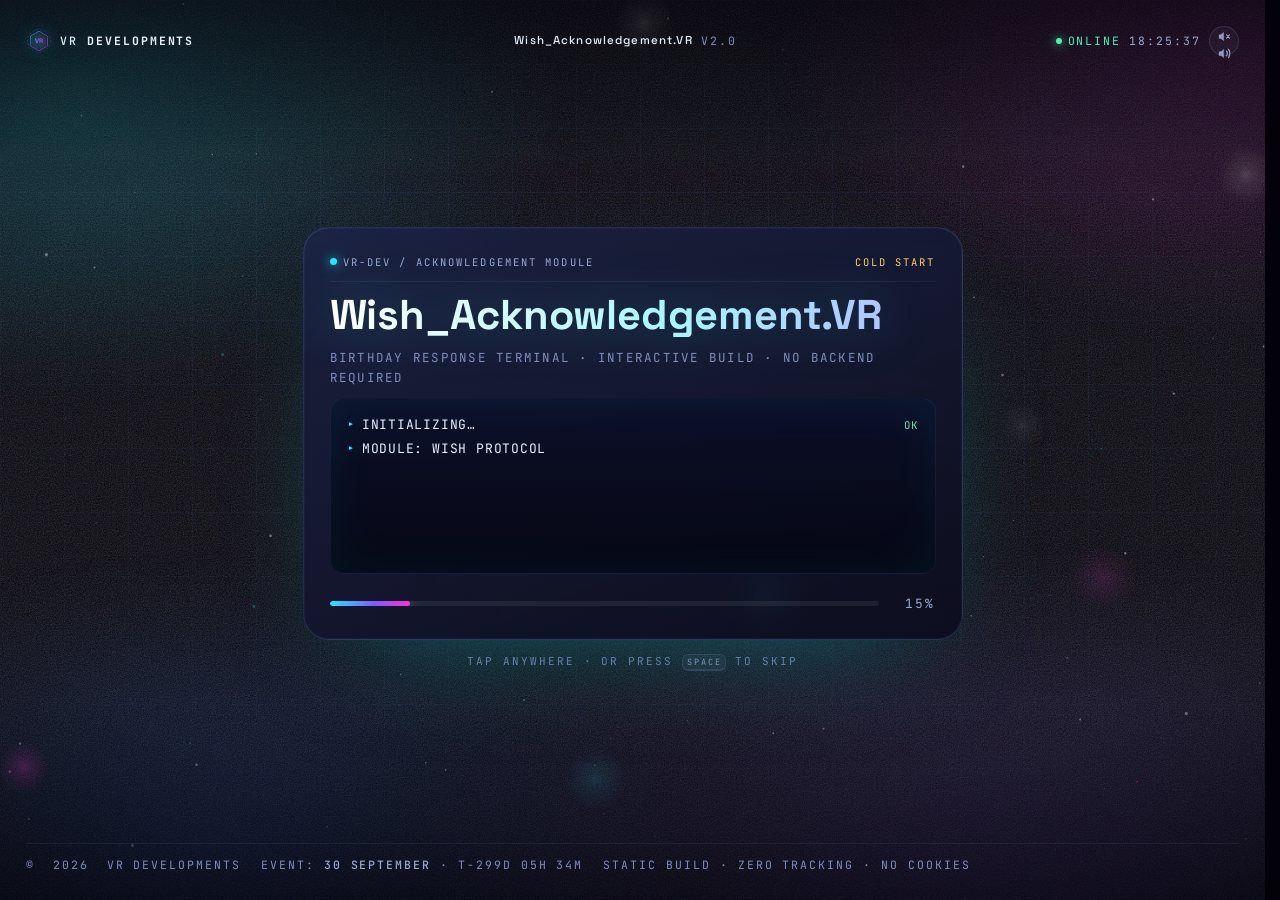
<file: index.html>
<!DOCTYPE html>
<html lang="en">
<head>
<meta charset="utf-8" />
<meta name="viewport" content="width=device-width, initial-scale=1, viewport-fit=cover" />
<title>Wish_Acknowledgement.VR</title>

<meta name="description" content="Wish_Acknowledgement.VR — an interactive acknowledgement terminal that logs your birthday wish. A VR Developments mini-project." />
<meta name="author" content="Volam Rakshith · VR Developments" />
<meta name="theme-color" content="#05030f" />
<meta name="color-scheme" content="dark" />
<meta name="format-detection" content="telephone=no" />
<meta name="robots" content="index, follow" />

<meta property="og:type" content="website" />
<meta property="og:site_name" content="VR Developments" />
<meta property="og:title" content="Wish_Acknowledgement.VR" />
<meta property="og:description" content="Incoming birthday wish detected. Activate the terminal and acknowledge it — signed, Volam Rakshith · VR Developments." />
<meta property="og:image" content="assets/img/og-cover.png" />
<meta property="og:image:type" content="image/png" />
<meta property="og:image:width" content="1200" />
<meta property="og:image:height" content="630" />
<meta property="og:image:alt" content="Wish_Acknowledgement.VR terminal with an ACKNOWLEDGE WISH button, branded VR Developments." />

<meta name="twitter:card" content="summary_large_image" />
<meta name="twitter:title" content="Wish_Acknowledgement.VR" />
<meta name="twitter:description" content="Incoming birthday wish detected. Acknowledge it inside the terminal." />
<meta name="twitter:image" content="assets/img/og-cover.png" />

<link rel="manifest" href="site.webmanifest" />
<link rel="apple-touch-icon" href="assets/img/apple-touch-icon.png" />
<meta name="apple-mobile-web-app-title" content="Wish_Ack.VR" />

<link rel="icon" href="data:image/svg+xml,%3Csvg xmlns='http://www.w3.org/2000/svg' viewBox='0 0 64 64'%3E%3Crect width='64' height='64' rx='14' fill='%23060517'/%3E%3Cpath d='M32 9 53 21v22L32 55 11 43V21z' fill='none' stroke='%2327e6ff' stroke-width='3'/%3E%3Ctext x='32' y='41' font-family='monospace' font-size='21' font-weight='700' fill='%23ff2fd0' text-anchor='middle'%3EVR%3C/text%3E%3C/svg%3E" />

<link rel="preconnect" href="https://fonts.googleapis.com" />
<link rel="preconnect" href="https://fonts.gstatic.com" crossorigin />
<link rel="stylesheet" href="https://fonts.googleapis.com/css2?family=Space+Grotesk:wght@400;500;600;700&family=JetBrains+Mono:wght@400;500;700&display=swap" />

<link rel="stylesheet" href="assets/css/style.css" />
</head>

<body>

<div class="bg bg--grid" aria-hidden="true"></div>
<div class="bg bg--aurora" aria-hidden="true"></div>
<div class="bg bg--spot" id="bg-spot" aria-hidden="true"></div>
<canvas id="fx-back" class="bg bg--canvas" aria-hidden="true"></canvas>
<div class="bg bg--scanlines" aria-hidden="true"></div>
<div class="bg bg--noise" aria-hidden="true"></div>
<div class="bg bg--vignette" aria-hidden="true"></div>
<canvas id="fx-front" class="bg bg--canvas bg--canvas-front" aria-hidden="true"></canvas>
<div class="flash" id="flash" aria-hidden="true"></div>

<svg class="sprite" aria-hidden="true" focusable="false" width="0" height="0">
  <defs>
    <linearGradient id="vrGrad" x1="0" y1="0" x2="1" y2="1">
      <stop offset="0%" stop-color="#27e6ff" />
      <stop offset="50%" stop-color="#7c5cff" />
      <stop offset="100%" stop-color="#ff2fd0" />
    </linearGradient>

    <linearGradient id="vrGradSoft" x1="0" y1="1" x2="1" y2="0">
      <stop offset="0%" stop-color="#27e6ff" stop-opacity=".25" />
      <stop offset="100%" stop-color="#ff2fd0" stop-opacity=".25" />
    </linearGradient>

    <symbol id="vr-mark" viewBox="0 0 160 160">
      <g class="vr-mark__ring-outer">
        <circle cx="80" cy="80" r="70" fill="none" stroke="url(#vrGrad)" stroke-width="1.4"
                stroke-dasharray="9 15" opacity=".75" />
      </g>

      <g class="vr-mark__ring-inner">
        <circle cx="80" cy="80" r="58" fill="none" stroke="#27e6ff" stroke-width="1"
                stroke-dasharray="2 9" opacity=".45" />
      </g>

      <circle cx="80" cy="80" r="48" fill="url(#vrGradSoft)" opacity=".55" />

      <path class="vr-mark__hex"
            d="M80 20 L132 50 V110 L80 140 L28 110 V50 Z"
            fill="none"
            stroke="url(#vrGrad)"
            stroke-width="2.6"
            stroke-linejoin="round" />

      <path class="vr-mark__hex-glint"
            d="M28 50 L80 80 L132 50"
            fill="none"
            stroke="url(#vrGrad)"
            stroke-width="1.2"
            opacity=".5" />

      <path class="vr-mark__hex-glint"
            d="M80 80 V140"
            fill="none"
            stroke="url(#vrGrad)"
            stroke-width="1.2"
            opacity=".5" />

      <text class="vr-mark__mono" x="80" y="93" text-anchor="middle">VR</text>

      <g class="vr-mark__orbit">
        <circle cx="80" cy="10" r="3.4" fill="#27e6ff" />
      </g>
    </symbol>

    <symbol id="ic-sound-on" viewBox="0 0 24 24">
      <path d="M4 9h3l4-3.5v13L7 15H4z" fill="currentColor" opacity=".9" />
      <path d="M15 8.5c1.2 1 1.2 6 0 7M17.6 6c2.4 2.2 2.4 9.8 0 12"
            fill="none"
            stroke="currentColor"
            stroke-width="1.6"
            stroke-linecap="round" />
    </symbol>

    <symbol id="ic-sound-off" viewBox="0 0 24 24">
      <path d="M4 9h3l4-3.5v13L7 15H4z" fill="currentColor" opacity=".9" />
      <path d="M15 9.5l4 5m0-5l-4 5"
            fill="none"
            stroke="currentColor"
            stroke-width="1.6"
            stroke-linecap="round" />
    </symbol>
  </defs>
</svg>

<div class="shell" id="shell">

  <header class="hud hud--top">
    <div class="hud__group">
      <span class="hud__mark" aria-hidden="true">
        <svg viewBox="0 0 160 160" focusable="false">
          <g class="vr-mark__ring-outer">
            <circle cx="80" cy="80" r="70" fill="none"
                    stroke="url(#vrGrad)"
                    stroke-width="2"
                    stroke-dasharray="9 15"
                    opacity=".8"/>
          </g>

          <circle cx="80" cy="80" r="48"
                  fill="url(#vrGradSoft)"
                  opacity=".5"/>

          <path class="vr-mark__hex"
                d="M80 20 L132 50 V110 L80 140 L28 110 V50 Z"
                fill="none"
                stroke="url(#vrGrad)"
                stroke-width="3.4"
                stroke-linejoin="round"/>

          <text class="vr-mark__mono"
                x="80"
                y="93"
                text-anchor="middle">VR</text>
        </svg>
      </span>

      <span class="hud__brand">
        <span class="hud__brand-full">VR&nbsp;<b>DEVELOPMENTS</b></span>
        <span class="hud__brand-short">VR&nbsp;<b>DEV</b></span>
      </span>
    </div>

    <div class="hud__group hud__group--center">
      <span class="hud__module">Wish_Acknowledgement.VR</span>
      <span class="hud__meta">v2.0</span>
    </div>

    <div class="hud__group hud__group--end">
      <span class="hud__live">
        <i class="hud__dot"></i>
        <span class="hud__live-txt">ONLINE</span>
      </span>

      <span class="hud__clock"
            id="hud-clock"
            title="Your local time">--:--:--</span>

      <button type="button"
              class="icon-btn"
              id="btn-sound"
              aria-pressed="false"
              title="Sound is off by default"
              aria-label="Toggle sound effects">

        <svg class="icon-btn__ic icon-btn__ic--off"
             viewBox="0 0 24 24"
             aria-hidden="true">
          <use href="#ic-sound-off" />
        </svg>

        <svg class="icon-btn__ic icon-btn__ic--on"
             viewBox="0 0 24 24"
             aria-hidden="true">
          <use href="#ic-sound-on" />
        </svg>
      </button>

      <button type="button"
              class="ghost-btn"
              id="btn-skip"
              hidden>
        SKIP INTRO
      </button>
    </div>
  </header>

  <main class="stage" id="stage">

    <!-- SCENE 1 : SYSTEM INITIALIZATION -->
    <section class="scene scene--boot is-active"
             id="scene-boot"
             data-scene="boot"
             aria-label="System initialization">

      <div class="boot__stack">

        <div class="boot" id="boot-view-log">

          <div class="boot__bar">
            <span class="boot__bar-dot"></span>
            <span class="boot__bar-title">
              VR-DEV / ACKNOWLEDGEMENT MODULE
            </span>
            <span class="boot__bar-state"
                  id="boot-state">
              COLD START
            </span>
          </div>

          <h1 class="boot__title glitch"
              data-text="Wish_Acknowledgement.VR">
            Wish_Acknowledgement.VR
          </h1>

          <p class="boot__sub">
            Birthday Response Terminal · Interactive Build · No Backend Required
          </p>

          <ul class="log"
              id="boot-log"
              aria-live="off"></ul>

          <div class="progress">
            <div class="progress__track">
              <span class="progress__fill"
                    id="boot-bar"></span>
            </div>

            <span class="progress__pct"
                  id="boot-pct">
              0%
            </span>
          </div>
        </div>

        <div class="reveal"
             id="boot-view-name"
             aria-hidden="true">

          <span class="reveal__eyebrow">
            <i></i>SENDER IDENTIFIED
          </span>

          <div class="reveal__name-wrap">
            <h2 class="reveal__name glitch"
                id="reveal-name"
                data-text="">—</h2>

            <span class="reveal__sweep"
                  aria-hidden="true"></span>
          </div>

          <p class="reveal__line"
             id="reveal-line">
            Access granted. Preparing acknowledgement interface…
          </p>

          <div class="reveal__chips">
            <span class="chip">MATCH: 100%</span>
            <span class="chip">ENCRYPTION: OFF (BIRTHDAY)</span>
          </div>
        </div>

      </div>

      <p class="boot__hint"
         id="boot-hint">
        Tap anywhere
        <span class="kbd-hint">
          · or press <kbd>SPACE</kbd>
        </span>
        to skip
      </p>
    </section>


    <!-- SCENE 2 : WISH DETECTED -->
    <section class="scene scene--detect"
             id="scene-detect"
             data-scene="detect"
             aria-label="Incoming birthday wish detected">

      <div class="panel panel--wish"
           id="wish-panel">

        <div class="panel__corner panel__corner--tl"
             aria-hidden="true"></div>

        <div class="panel__corner panel__corner--tr"
             aria-hidden="true"></div>

        <div class="panel__corner panel__corner--bl"
             aria-hidden="true"></div>

        <div class="panel__corner panel__corner--br"
             aria-hidden="true"></div>

        <span class="pill pill--live">
          <i></i>INCOMING TRANSMISSION
        </span>

        <h2 class="wish__title">
          BIRTHDAY WISH DETECTED
        </h2>

        <div class="sender">
          <span class="sender__label">SENDER</span>

          <span class="sender__name glitch"
                data-name-slot
                data-text="">—</span>
        </div>

        <ul class="readout"
            id="wish-readout"></ul>

        <button type="button"
                class="cta"
                id="btn-acknowledge">

          <span class="cta__ring"
                aria-hidden="true"></span>

          <span class="cta__halo"
                aria-hidden="true"></span>

          <span class="cta__inner">

            <span class="cta__label"
                  data-label="ACKNOWLEDGE WISH">
              ACKNOWLEDGE WISH
            </span>

            <span class="cta__sub">
              Tap to process
              <span class="kbd-hint">
                · or press <kbd>SPACE</kbd>
              </span>
            </span>

          </span>
        </button>

        <p class="panel__foot">
          Everything runs locally in your browser.
          Nothing is stored, tracked, or uploaded — except the wish.
          That is archived forever.
        </p>
      </div>
    </section>


    <!-- SCENE 3 : FRIENDSHIP CALIBRATION (4 STAGES) -->
    <section class="scene scene--calibrate"
             id="scene-calibrate"
             data-scene="calibrate"
             aria-label="Friendship calibration input">

      <div class="panel panel--calibrate" id="calibrate-panel">
        <div class="panel__corner panel__corner--tl" aria-hidden="true"></div>
        <div class="panel__corner panel__corner--tr" aria-hidden="true"></div>
        <div class="panel__corner panel__corner--bl" aria-hidden="true"></div>
        <div class="panel__corner panel__corner--br" aria-hidden="true"></div>

        <div class="calibrate__step-bar">
          <span class="pill pill--live"><i></i>PARAMETER CALIBRATION</span>
          <span class="calibrate__counter" id="cal-step-indicator">STAGE 1 / 4</span>
        </div>

        <div class="calibrate__dots" id="cal-dots">
          <span class="calibrate__dot is-active"></span>
          <span class="calibrate__dot"></span>
          <span class="calibrate__dot"></span>
          <span class="calibrate__dot"></span>
        </div>

        <h2 class="calibrate__title" id="cal-title">FRIENDSHIP LEVEL</h2>
        <p class="calibrate__desc" id="cal-desc">Estimate our relationship baseline connection.</p>

        <div class="calibrate__slider-box">
          <div class="calibrate__val-display">
            <span class="calibrate__val-num" id="cal-val-display">85</span>
            <span class="calibrate__val-unit">%</span>
          </div>

          <div class="calibrate__slider-track-wrap">
            <input type="range" class="calibrate__slider" id="cal-slider" min="0" max="100" value="85" step="1" aria-label="Calibrate percentage" />
          </div>

          <div class="calibrate__range-labels">
            <span>0%</span>
            <span>50%</span>
            <span>100%</span>
          </div>
        </div>

        <div class="actions calibrate__actions">
          <button type="button" class="btn btn--primary" id="btn-calibrate-next">
            <span class="btn__label" id="cal-btn-label">NEXT PARAMETER</span>
            <span class="btn__arrow" aria-hidden="true">▸</span>
          </button>
        </div>
      </div>
    </section>

    <!-- SCENE 3 : FRIENDSHIP TEST -->
    <section class="scene scene--friendship"
             id="scene-friendship"
             data-scene="friendship"
             aria-label="Friendship test">

      <div class="panel panel--friendship"
           id="friendship-panel">

        <div class="panel__corner panel__corner--tl"
             aria-hidden="true"></div>

        <div class="panel__corner panel__corner--tr"
             aria-hidden="true"></div>

        <div class="panel__corner panel__corner--bl"
             aria-hidden="true"></div>

        <div class="panel__corner panel__corner--br"
             aria-hidden="true"></div>

        <span class="pill pill--live friendship__pill">
          <i></i>RELATIONSHIP ANALYSIS
        </span>

        <h2 class="friendship__title">
          SCANNING RELATIONSHIP DATA...
        </h2>

        <div class="friendship__scanline"
             aria-hidden="true"></div>

        <div class="friendship__stats">

          <div class="friendship__stat"
               data-score="100">

            <div class="friendship__stat-head">
              <span>Friendship Level</span>
              <strong class="friendship__value">0%</strong>
            </div>

            <div class="friendship__bar">
              <span class="friendship__fill"></span>
            </div>
          </div>


          <div class="friendship__stat"
               data-score="92">

            <div class="friendship__stat-head">
              <span>Chaos Compatibility</span>
              <strong class="friendship__value">0%</strong>
            </div>

            <div class="friendship__bar">
              <span class="friendship__fill"></span>
            </div>
          </div>


          <div class="friendship__stat"
               data-score="100">

            <div class="friendship__stat-head">
              <span>Trust Level</span>
              <strong class="friendship__value">0%</strong>
            </div>

            <div class="friendship__bar">
              <span class="friendship__fill"></span>
            </div>
          </div>


          <div class="friendship__stat"
               data-score="100">

            <div class="friendship__stat-head">
              <span>Birthday Support</span>
              <strong class="friendship__value">0%</strong>
            </div>

            <div class="friendship__bar">
              <span class="friendship__fill"></span>
            </div>
          </div>

        </div>

        <div class="friendship__strength">
          <span>Friendship Strength</span>

          <strong id="friendship-strength">
            NOT TESTED YET
          </strong>
        </div>

        <div class="friendship__status"
             id="friendship-status">
          SYSTEM READY · WAITING FOR TEST
        </div>

        <div class="actions friendship__actions">

          <button type="button"
                  class="btn btn--primary"
                  id="btn-test-friendship">

            <span class="btn__label">
              TEST FRIENDSHIP
            </span>

            <span class="btn__arrow"
                  aria-hidden="true">
              ▸
            </span>
          </button>

        </div>
      </div>
    </section>


    <!-- SCENE 4 : FRIENDSHIP REVEAL -->
    <section class="scene scene--friendship-reveal"
             id="scene-friendship-reveal"
             data-scene="friendship-reveal"
             aria-label="Friendship test result">

      <div class="panel panel--friendship-reveal"
           id="friendship-reveal">

        <div class="friendship-reveal__scan"
             aria-hidden="true"></div>

        <div class="friendship-reveal__terminal">
          <span>RELATIONSHIP TEST</span>
          <span>RESULT: CLASSIFIED</span>
        </div>

        <h2 class="friendship-reveal__title">
          NO TEST NEEDED.
        </h2>

        <p class="friendship-reveal__joke">
          JUST KIDDING 😁
        </p>

        <p class="friendship-reveal__final">
          WE'RE BEST FRIENDS. 🫂
        </p>

        <div class="friendship-reveal__pulse"
             aria-hidden="true">
          <span></span>
          <span></span>
          <span></span>
        </div>

        <div class="actions friendship-reveal__actions">

          <button type="button"
                  class="btn btn--primary"
                  id="btn-friendship-continue">

            <span class="btn__label">
              CONTINUE
            </span>

            <span class="btn__arrow"
                  aria-hidden="true">
              ▸
            </span>
          </button>

        </div>
      </div>
    </section>


    <!-- SCENE 5 : ACKNOWLEDGED / RECEIPT -->
    <section class="scene scene--result"
             id="scene-result"
             data-scene="result"
             aria-label="Wish acknowledged">

      <div class="panel panel--result">

        <div class="stamp"
             id="result-stamp"
             aria-hidden="true">

          <svg viewBox="0 0 120 120">
            <circle cx="60"
                    cy="60"
                    r="52" />

            <path d="M36 62l16 16 32-34" />
          </svg>
        </div>

        <h2 class="result__title glitch"
            id="result-title"
            data-text="WISH ACKNOWLEDGED">
          WISH ACKNOWLEDGED
        </h2>

        <p class="result__line">
          <b data-name-slot>—</b>,
          your birthday wish has been successfully received.
        </p>

        <div class="terminal">

          <div class="terminal__bar">
            <span class="terminal__bar-dot"></span>

            <span class="terminal__bar-label">
              RECEIPT · WISH_LOG.TXT
            </span>

            <span class="terminal__bar-id"
                  id="receipt-id">
              VR-0000-0000
            </span>
          </div>

          <ul class="status"
              id="status-list"></ul>
        </div>

        <div class="actions">

          <button type="button"
                  class="btn btn--primary"
                  id="btn-continue">

            <span class="btn__label">
              CONTINUE
            </span>

            <span class="btn__arrow"
                  aria-hidden="true">
              ▸
            </span>
          </button>

          <button type="button"
                  class="btn btn--ghost"
                  id="btn-replay-a">
            REPLAY
          </button>

        </div>
      </div>
    </section>


    <!-- SCENE 6 : FINAL / SIGN-OFF -->
    <section class="scene scene--final"
             id="scene-final"
             data-scene="final"
             aria-label="Acknowledgement complete">

      <div class="final">

        <span class="final__eyebrow">
          TRANSMISSION COMPLETE
        </span>

        <h2 class="final__title">
          Wish Acknowledgement Complete.
        </h2>

        <div class="card">

          <div class="signature">

            <span class="signature__label">
              SIGNED BY
            </span>

            <span class="signature__name glitch"
                  data-text="Volam Rakshith">
              Volam Rakshith
            </span>

            <span class="signature__role">
              ROLE: DEVELOPER / B-DAY BOY · OPERATING SINCE 30 SEPTEMBER
            </span>

          </div>

          <div class="divider"
               aria-hidden="true"></div>

          <div class="vrbrand">

            <span class="vrbrand__mark"
                  role="img"
                  aria-label="VR Developments logo">

              <svg viewBox="0 0 160 160"
                   focusable="false">

                <g class="vr-mark__ring-outer">
                  <circle cx="80"
                          cy="80"
                          r="70"
                          fill="none"
                          stroke="url(#vrGrad)"
                          stroke-width="1.6"
                          stroke-dasharray="9 15"
                          opacity=".8"/>
                </g>

                <g class="vr-mark__ring-inner">
                  <circle cx="80"
                          cy="80"
                          r="58"
                          fill="none"
                          stroke="#27e6ff"
                          stroke-width="1.1"
                          stroke-dasharray="2 9"
                          opacity=".5"/>
                </g>

                <circle class="vr-mark__core-pulse"
                        cx="80"
                        cy="80"
                        r="48"
                        fill="url(#vrGradSoft)"
                        opacity=".55"/>

                <path class="vr-mark__hex"
                      d="M80 20 L132 50 V110 L80 140 L28 110 V50 Z"
                      fill="none"
                      stroke="url(#vrGrad)"
                      stroke-width="2.6"
                      stroke-linejoin="round"/>

                <path class="vr-mark__hex-glint"
                      d="M28 50 L80 80 L132 50"
                      fill="none"
                      stroke="url(#vrGrad)"
                      stroke-width="1.2"
                      opacity=".5"/>

                <path class="vr-mark__hex-glint"
                      d="M80 80 V140"
                      fill="none"
                      stroke="url(#vrGrad)"
                      stroke-width="1.2"
                      opacity=".5"/>

                <text class="vr-mark__mono"
                      x="80"
                      y="93"
                      text-anchor="middle">
                  VR
                </text>

                <g class="vr-mark__orbit">
                  <circle cx="80"
                          cy="10"
                          r="3.4"
                          fill="#27e6ff"/>
                </g>

              </svg>
            </span>

            <div class="vrbrand__text">
              <span class="vrbrand__name">
                <b>VR</b> DEVELOPMENTS
              </span>

              <span class="vrbrand__tag">
                MINI-PROJECTS · INTERACTIVE WEB · THINGS THAT GLOW
              </span>
            </div>
          </div>
        </div>

        <div class="actions">

          <button type="button"
                  class="btn btn--primary"
                  id="btn-copy">

            <span class="btn__label">
              COPY RECEIPT
            </span>
          </button>

          <button type="button"
                  class="btn btn--ghost"
                  id="btn-replay-b">
            REPLAY EXPERIENCE
          </button>

        </div>

        <p class="final__foot">
          Wish_Acknowledgement.VR · a
          <b>VR Developments</b> mini-project · static build, hosted free

          <span class="final__sep"
                aria-hidden="true">
            ·
          </span>

          <span class="hud__inline"
                id="final-clock">
            --:--
          </span>
        </p>

      </div>
    </section>

  </main>

  <footer class="hud hud--bottom">

    <span class="hud__meta">
      ©&nbsp;
      <span id="hud-year">2026</span>&nbsp;
      <span class="hud__word">
        VR DEVELOPMENTS
      </span>
    </span>

    <span class="hud__meta hud__meta--mid">
      EVENT: <b>30 SEPTEMBER</b> ·
      <span id="hud-countdown">—</span>
    </span>

    <span class="hud__meta hud__meta--end">
      STATIC BUILD · ZERO TRACKING · NO COOKIES
    </span>

  </footer>
</div>

<p class="sr-only"
   id="sr-status"
   role="status"
   aria-live="polite"></p>

<div class="toast"
     id="toast"
     role="status"
     aria-live="polite"
     hidden>

  <span class="toast__dot"></span>
  <span class="toast__text"
        id="toast-text"></span>
</div>

<noscript>
  <div class="noscript">
    <h2>Wish_Acknowledgement.VR</h2>
    <p>
      This terminal needs JavaScript to boot.
      Your birthday wish is still happily received —
      consider this the offline acknowledgement. 🎂
    </p>
  </div>
</noscript>

<script src="assets/js/utils.js" defer></script>
<script src="assets/js/audio.js" defer></script>
<script src="assets/js/fx.js" defer></script>
<script src="assets/js/app.js" defer></script>

</body>
</html>
</file>
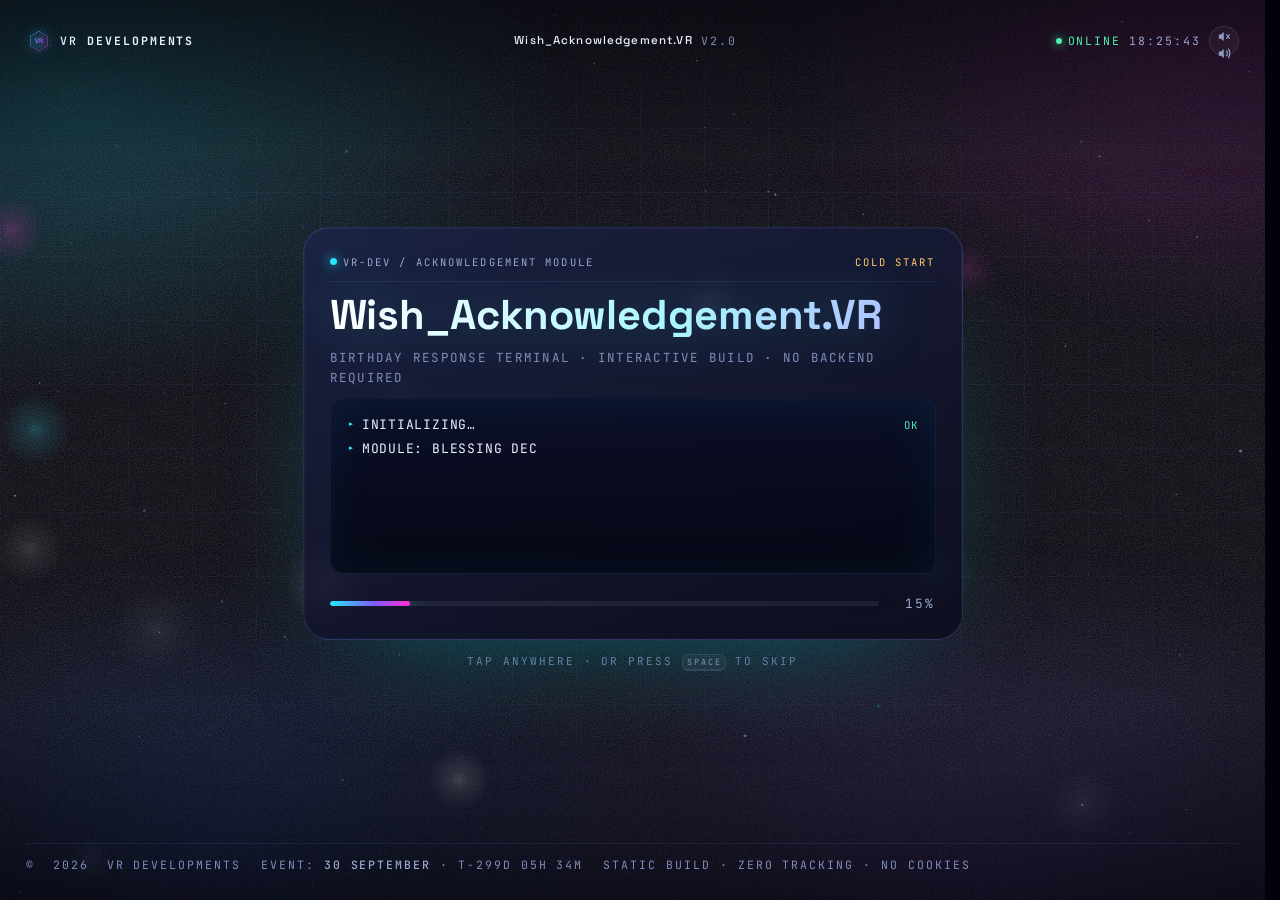
<file: Wish_Acknowledgement.VR.single-file.html>
<!DOCTYPE html>
<!--
  Wish_Acknowledgement.VR — single-file build (CSS + JS inlined).
  Generated by tools/build-standalone.py — edit the files in assets/, not this file.
  Send it to a friend, or open it directly: index.html?name=TheirName
-->
<html lang="en">
<head>
<meta charset="utf-8" />
<meta name="viewport" content="width=device-width, initial-scale=1, viewport-fit=cover" />
<title>Wish_Acknowledgement.VR</title>

<meta name="description" content="Wish_Acknowledgement.VR — an interactive acknowledgement terminal that logs your birthday wish. A VR Developments mini-project." />
<meta name="author" content="Volam Rakshith · VR Developments" />
<meta name="theme-color" content="#05030f" />
<meta name="color-scheme" content="dark" />
<meta name="format-detection" content="telephone=no" />
<meta name="robots" content="index, follow" />

<meta property="og:type" content="website" />
<meta property="og:site_name" content="VR Developments" />
<meta property="og:title" content="Wish_Acknowledgement.VR" />
<meta property="og:description" content="Incoming birthday wish detected. Activate the terminal and acknowledge it — signed, Volam Rakshith · VR Developments." />

<meta name="twitter:card" content="summary_large_image" />
<meta name="twitter:title" content="Wish_Acknowledgement.VR" />
<meta name="twitter:description" content="Incoming birthday wish detected. Acknowledge it inside the terminal." />

<meta name="apple-mobile-web-app-title" content="Wish_Ack.VR" />

<link rel="icon" href="data:image/svg+xml,%3Csvg xmlns='http://www.w3.org/2000/svg' viewBox='0 0 64 64'%3E%3Crect width='64' height='64' rx='14' fill='%23060517'/%3E%3Cpath d='M32 9 53 21v22L32 55 11 43V21z' fill='none' stroke='%2327e6ff' stroke-width='3'/%3E%3Ctext x='32' y='41' font-family='monospace' font-size='21' font-weight='700' fill='%23ff2fd0' text-anchor='middle'%3EVR%3C/text%3E%3C/svg%3E" />

<link rel="preconnect" href="https://fonts.googleapis.com" />
<link rel="preconnect" href="https://fonts.gstatic.com" crossorigin />
<link rel="stylesheet" href="https://fonts.googleapis.com/css2?family=Space+Grotesk:wght@400;500;600;700&family=JetBrains+Mono:wght@400;500;700&display=swap" />

<style>
/* inlined from assets/css/style.css */
/* ══════════════════════════════════════════════════════════════════════════
   Wish_Acknowledgement.VR
   VR Developments · interactive birthday acknowledgement terminal
   --------------------------------------------------------------------------
   Structure
     01. Design tokens
     02. Reset & base
     03. Background layers (grid / aurora / canvases / scanlines / noise)
     04. App shell + HUD
     05. Stage & scene transitions
     06. Scene 1 · Boot sequence + identity reveal
     07. Scene 2 · Wish detected + ACKNOWLEDGE button
     08. Scene 3 · Acknowledged + status terminal
     09. Scene 4 · Final sign-off + VR Developments brand
     10. Shared components (buttons, chips, pills, progress, log)
     11. Effects (glitch, flash, toast, scan sweep)
     12. Responsive breakpoints
     13. Reduced motion + low-power mode
   ══════════════════════════════════════════════════════════════════════════ */

/* ── 01. DESIGN TOKENS ─────────────────────────────────────────────────── */
:root {
  /* Palette */
  --c-void:      #03020a;
  --c-bg:        #060418;
  --c-bg-2:      #0a0726;
  --c-ink:       #eaf2ff;
  --c-dim:       #9aa8d0;   /* 7.5:1 on glass panels  — AA/AAA */
  --c-dim-2:     #7f8cba;   /* 5.4:1 on glass panels  — AA (was #6d7aa6 / 4.2:1) */
  --c-blue:      #2b6bff;
  --c-cyan:      #27e6ff;
  --c-cyan-soft: #7ff3ff;
  --c-violet:    #7c5cff;
  --c-magenta:   #ff2fd0;
  --c-pink:      #ff6bb5;
  --c-green:     #4df0b0;
  --c-amber:     #ffcb6b;

  /* Lines, glass, glow */
  --line:        rgba(126, 170, 255, .18);
  --line-soft:   rgba(126, 170, 255, .10);
  --glass:       linear-gradient(158deg, rgba(28, 36, 76, .72), rgba(9, 10, 28, .78));
  --glass-2:     linear-gradient(180deg, rgba(12, 16, 40, .88), rgba(6, 7, 20, .94));
  --glow-cyan:   0 0 34px rgba(39, 230, 255, .38);
  --glow-mag:    0 0 34px rgba(255, 47, 208, .32);

  /* Typography */
  --font-display: "Space Grotesk", ui-sans-serif, system-ui, -apple-system,
                  "Segoe UI", Roboto, "Helvetica Neue", Arial, sans-serif;
  --font-mono:    "JetBrains Mono", ui-monospace, SFMono-Regular, "SF Mono",
                  Menlo, Consolas, "Liberation Mono", monospace;

  /* Motion */
  --ease:        cubic-bezier(.16, 1, .3, 1);
  --ease-soft:   cubic-bezier(.4, 0, .2, 1);
  --dur-scene:   620ms;
  --dur-fast:    220ms;

  /* Shape */
  --r-sm: 10px;
  --r-md: 14px;
  --r-lg: 20px;
  --r-xl: 26px;

  --pad-shell: clamp(12px, 2.4vw, 26px);
  --max-col: 720px;

  /* Live values written by JS */
  --pointer-x: 50%;
  --pointer-y: 40%;
  --charge: 0%;
}

/* ── 02. RESET & BASE ──────────────────────────────────────────────────── */
/* min-width safety net — grid/flex children default to `min-width:auto`,
   which lets one long nowrap label stretch a whole card. These containers
   are allowed to shrink; their inner text truncates or wraps instead. */
.scene > *,
.boot__stack > *,
.boot, .boot__bar, .log, .log__line, .progress,
.panel, .card, .final, .terminal, .terminal__bar,
.sender, .readout__item, .status__row, .actions, .cta, .vrbrand, .vrbrand__text {
  min-width: 0;
}
*, *::before, *::after { box-sizing: border-box; }

html {
  height: 100%;
  overflow-x: clip;
  -webkit-text-size-adjust: 100%;
  scrollbar-gutter: stable;
}

body {
  margin: 0;
  height: 100%;
  overflow: hidden;                 /* scenes scroll internally instead */
  background: var(--c-void);
  color: var(--c-ink);
  font-family: var(--font-mono);
  font-size: clamp(14px, calc(.5vw + 12.4px), 16px);
  line-height: 1.55;
  letter-spacing: .01em;
  -webkit-font-smoothing: antialiased;
  text-rendering: optimizeLegibility;
  overscroll-behavior: none;
  touch-action: manipulation;
}

h1, h2, h3, p, ul, li, figure { margin: 0; padding: 0; }
ul { list-style: none; }
b, strong { font-weight: 700; }
kbd {
  font: inherit;
  font-size: .78em;
  padding: .1em .42em;
  border: 1px solid var(--line);
  border-bottom-width: 2px;
  border-radius: 6px;
  background: rgba(255, 255, 255, .05);
  color: var(--c-ink);
  white-space: nowrap;
}

button { font: inherit; color: inherit; }

:focus-visible {
  outline: 2px solid var(--c-cyan);
  outline-offset: 3px;
}

::selection { background: rgba(39, 230, 255, .3); color: #fff; }

.sr-only {
  position: absolute !important;
  width: 1px; height: 1px;
  margin: -1px; padding: 0;
  overflow: hidden; clip: rect(0 0 0 0); clip-path: inset(50%);
  white-space: nowrap; border: 0;
}

.sprite { position: absolute; width: 0; height: 0; overflow: hidden; }


/* ── FRIENDSHIP CALIBRATION SCENE (4 STAGES) ───────────────────────────── */

.scene--calibrate {
  --scene-col: 560px;
}

.panel--calibrate {
  display: grid;
  gap: clamp(14px, 2.2vh, 22px);
  padding: clamp(22px, 4vw, 36px);
  border: 1px solid var(--line);
  border-radius: var(--r-xl);
  background: var(--glass);
  box-shadow:
    0 0 0 1px rgba(255,255,255,.03) inset,
    0 40px 120px -60px rgba(124,92,255,.55),
    0 30px 90px -50px rgba(0,0,0,.9);
  backdrop-filter: blur(14px) saturate(130%);
  -webkit-backdrop-filter: blur(14px) saturate(130%);
  text-align: center;
}

.calibrate__step-bar {
  display: flex;
  align-items: center;
  justify-content: space-between;
  width: 100%;
}

.calibrate__counter {
  font-family: var(--font-mono);
  font-size: 11px;
  letter-spacing: .12em;
  color: var(--c-cyan);
}

.calibrate__dots {
  display: flex;
  justify-content: center;
  gap: 8px;
  margin-top: -6px;
}

.calibrate__dot {
  width: 24px;
  height: 4px;
  border-radius: 999px;
  background: rgba(255,255,255,.15);
  transition: all 280ms ease;
}

.calibrate__dot.is-active {
  background: var(--c-cyan);
  box-shadow: 0 0 10px var(--c-cyan);
  width: 36px;
}

.calibrate__dot.is-done {
  background: var(--c-green);
}

.calibrate__title {
  font-family: var(--font-display);
  font-size: clamp(1.2rem, 3.8vw, 1.85rem);
  font-weight: 700;
  letter-spacing: .05em;
  color: var(--c-ink);
  line-height: 1.15;
}

.calibrate__desc {
  color: var(--c-dim);
  font-size: clamp(12px, .6vw + 10px, 14px);
  line-height: 1.45;
  margin-top: -4px;
}

.calibrate__slider-box {
  display: grid;
  gap: 14px;
  padding: clamp(16px, 2.5vh, 22px);
  border: 1px solid var(--line-soft);
  border-radius: var(--r-lg);
  background: rgba(5,7,24,.6);
}

.calibrate__val-display {
  display: flex;
  justify-content: center;
  align-items: baseline;
  gap: 2px;
}

.calibrate__val-num {
  font-family: var(--font-display);
  font-size: clamp(2.4rem, 8vw, 3.8rem);
  font-weight: 700;
  line-height: 1;
  color: var(--c-cyan);
  text-shadow: 0 0 20px rgba(39,230,255,.45);
  font-variant-numeric: tabular-nums;
}

.calibrate__val-unit {
  font-family: var(--font-display);
  font-size: 1.4rem;
  color: var(--c-cyan-soft);
}

.calibrate__slider-track-wrap {
  width: 100%;
}

.calibrate__slider {
  -webkit-appearance: none;
  appearance: none;
  width: 100%;
  height: 8px;
  border-radius: 999px;
  background: rgba(255,255,255,.12);
  outline: none;
  cursor: pointer;
  transition: background 180ms ease;
}

.calibrate__slider::-webkit-slider-thumb {
  -webkit-appearance: none;
  appearance: none;
  width: 24px;
  height: 24px;
  border-radius: 50%;
  background: var(--c-cyan);
  cursor: pointer;
  box-shadow: 0 0 14px var(--c-cyan), 0 0 24px rgba(39,230,255,.6);
  border: 2px solid #fff;
  transition: transform 120ms ease, box-shadow 120ms ease;
}

.calibrate__slider::-webkit-slider-thumb:hover,
.calibrate__slider::-webkit-slider-thumb:active {
  transform: scale(1.18);
  box-shadow: 0 0 20px var(--c-cyan), 0 0 35px rgba(255,47,208,.6);
}

.calibrate__slider::-moz-range-thumb {
  width: 24px;
  height: 24px;
  border-radius: 50%;
  background: var(--c-cyan);
  cursor: pointer;
  box-shadow: 0 0 14px var(--c-cyan);
  border: 2px solid #fff;
}

.calibrate__range-labels {
  display: flex;
  justify-content: space-between;
  font-family: var(--font-mono);
  font-size: 10px;
  color: var(--c-dim-2);
  letter-spacing: .08em;
}

.calibrate__actions {
  width: 100%;
  display: flex;
  justify-content: center;
}

/* ── FRIENDSHIP TEST SCENE ─────────────────────────────────────────────── */

.scene--friendship {
  --scene-col: 620px;
}

.panel--friendship {
  text-align: center;
  gap: clamp(12px, 2vh, 20px);
}

.friendship__title {
  font-family: var(--font-display);
  font-weight: 700;
  font-size: clamp(1.15rem, 3.5vw + .25rem, 2rem);
  line-height: 1.15;
  letter-spacing: .05em;
  text-transform: uppercase;
  text-wrap: balance;
  background: linear-gradient(
    100deg,
    #ffffff,
    #a9f6ff 32%,
    #d9c8ff 60%,
    #ff9ad8 82%,
    #ffffff
  );
  background-size: 200% 100%;
  -webkit-background-clip: text;
  background-clip: text;
  color: transparent;
  -webkit-text-fill-color: transparent;
  filter: drop-shadow(0 0 24px rgba(39, 230, 255, .25));
  animation: title-sheen 10s linear infinite;
}

.friendship__stats {
  display: grid;
  gap: clamp(9px, 1.5vh, 14px);
  width: 100%;
  text-align: left;
}

.friendship__stat {
  display: grid;
  gap: 6px;
}

.friendship__stat-head {
  display: flex;
  justify-content: space-between;
  align-items: center;
  gap: 12px;
  font-family: var(--font-mono);
  font-size: clamp(9.5px, .5vw + 8px, 11px);
  letter-spacing: .1em;
  text-transform: uppercase;
  color: var(--c-dim);
}

.friendship__stat-head b {
  color: var(--c-cyan);
  font-weight: 700;
  white-space: nowrap;
}

.friendship__bar {
  width: 100%;
  height: 7px;
  border: 1px solid var(--line);
  border-radius: 999px;
  background: rgba(255, 255, 255, .035);
  overflow: hidden;
  box-shadow: inset 0 0 16px rgba(0, 0, 0, .4);
}

.friendship__bar span {
  display: block;
  width: var(--friendship-fill);
  height: 100%;
  border-radius: inherit;
  background: linear-gradient(
    90deg,
    var(--c-cyan),
    var(--c-violet),
    var(--c-magenta)
  );
  box-shadow:
    0 0 12px rgba(39, 230, 255, .65),
    0 0 20px rgba(255, 47, 208, .3);
  transform-origin: left;
  animation: friendship-bar-in 900ms var(--ease) both;
}

@keyframes friendship-bar-in {
  from {
    transform: scaleX(0);
    opacity: .35;
  }
  to {
    transform: scaleX(1);
    opacity: 1;
  }
}

.friendship__strength {
  display: flex;
  align-items: center;
  justify-content: space-between;
  gap: 12px;
  width: 100%;
  padding: .8em 1em;
  border-radius: var(--r-md);
  border: 1px solid var(--line-soft);
  background: rgba(6, 8, 24, .55);
  font-family: var(--font-mono);
  font-size: clamp(9px, .5vw + 7.5px, 11px);
  letter-spacing: .12em;
  text-transform: uppercase;
  text-align: left;
}

.friendship__strength span {
  color: var(--c-dim-2);
}

.friendship__strength strong {
  color: var(--c-amber);
  font-weight: 700;
  text-align: right;
}

.friendship__result-label {
  width: 100%;
  color: var(--c-dim-2);
  font-family: var(--font-mono);
  font-size: clamp(9px, .5vw + 7.5px, 11px);
  letter-spacing: .25em;
  text-align: left;
}

.friendship__reveal {
  display: grid;
  gap: .45em;
  width: 100%;
  padding: clamp(12px, 2vh, 18px);
  border-radius: var(--r-lg);
  border: 1px solid rgba(77, 240, 176, .35);
  background:
    linear-gradient(
      145deg,
      rgba(77, 240, 176, .1),
      rgba(39, 230, 255, .06),
      rgba(255, 47, 208, .08)
    );
  box-shadow:
    0 0 35px rgba(77, 240, 176, .12),
    inset 0 0 30px rgba(77, 240, 176, .035);
  font-family: var(--font-display);
  text-align: center;
  animation: friendship-reveal-in 650ms var(--ease) both;
}

.friendship__reveal span:first-child {
  color: var(--c-dim);
  font-size: clamp(.85rem, 2vw, 1rem);
  letter-spacing: .12em;
}

.friendship__reveal span:nth-child(2) {
  color: var(--c-amber);
  font-size: clamp(.9rem, 2.2vw, 1.05rem);
}

.friendship__reveal strong {
  color: var(--c-green);
  font-size: clamp(1.05rem, 3vw, 1.45rem);
  letter-spacing: .06em;
  text-shadow: 0 0 22px rgba(77, 240, 176, .55);
}

@keyframes friendship-reveal-in {
  from {
    opacity: 0;
    transform: translateY(14px) scale(.97);
    filter: blur(8px);
  }
  to {
    opacity: 1;
    transform: none;
    filter: none;
  }
}

.friendship__cta {
  margin-top: 2px;
}

.friendship__cta.is-testing {
  pointer-events: none;
}

.friendship__cta.is-testing .cta__label {
  animation: friendship-text-pulse 700ms steps(2, end) infinite;
}

@keyframes friendship-text-pulse {
  50% { opacity: .55; }
}

.friendship__continue {
  width: min(100%, 260px);
}

@media (max-width: 560px) {
  .friendship__strength {
    align-items: flex-start;
    flex-direction: column;
  }

  .friendship__strength strong {
    text-align: left;
  }
}

@media (max-height: 620px) {
  .friendship__stats {
    gap: 6px;
  }

  .friendship__stat {
    gap: 3px;
  }

  .friendship__bar {
    height: 5px;
  }

  .friendship__strength {
    padding: .55em .8em;
  }

  .friendship__reveal {
    padding: 9px;
  }
}

/* ── 03. BACKGROUND LAYERS ─────────────────────────────────────────────── */
.bg { position: fixed; pointer-events: none; }

.bg--grid {
  inset: -64px;
  background-image:
    linear-gradient(rgba(78, 130, 255, .085) 1px, transparent 1px),
    linear-gradient(90deg, rgba(78, 130, 255, .085) 1px, transparent 1px);
  background-size: 64px 64px, 64px 64px;
  -webkit-mask-image: radial-gradient(ellipse 85% 70% at 50% 42%, #000 12%, rgba(0,0,0,.35) 55%, transparent 82%);
          mask-image: radial-gradient(ellipse 85% 70% at 50% 42%, #000 12%, rgba(0,0,0,.35) 55%, transparent 82%);
  animation: grid-drift 44s linear infinite;
  will-change: transform;
  z-index: 1;
}
@keyframes grid-drift {
  from { transform: translate3d(0, 0, 0); }
  to   { transform: translate3d(64px, 64px, 0); }
}

.bg--aurora {
  inset: -20%;
  background:
    radial-gradient(46% 38% at 18% 22%, rgba(39, 230, 255, .22), transparent 62%),
    radial-gradient(42% 36% at 84% 18%, rgba(255, 47, 208, .18), transparent 64%),
    radial-gradient(52% 46% at 70% 88%, rgba(124, 92, 255, .22), transparent 66%),
    radial-gradient(40% 34% at 26% 82%, rgba(43, 107, 255, .20), transparent 68%);
  filter: blur(18px) saturate(120%);
  animation: aurora-breathe 22s var(--ease-soft) infinite alternate;
  will-change: transform, opacity;
  z-index: 2;
}
@keyframes aurora-breathe {
  from { transform: scale(1) rotate(0deg); opacity: .75; }
  to   { transform: scale(1.12) rotate(4deg); opacity: 1; }
}

/* Spotlight that follows the pointer.
   Kept on its own layer and moved with transform only → zero repaints. */
.bg--spot {
  position: fixed;
  z-index: 2;
  left: 0; top: 0;
  width: 74vmax; height: 74vmax;
  margin: -37vmax 0 0 -37vmax;
  background: radial-gradient(closest-side, rgba(127, 243, 255, .13), rgba(124, 92, 255, .07) 45%, transparent 72%);
  opacity: 0;
  transform: translate3d(-100vmax, -100vmax, 0);
  will-change: transform, opacity;
  transition: opacity .7s var(--ease-soft);
}
body.has-pointer .bg--spot { opacity: 1; }

.bg--canvas { inset: 0; width: 100%; height: 100%; z-index: 3; }
.bg--canvas-front { z-index: 20; }

.bg--scanlines {
  inset: 0;
  z-index: 4;
  background: repeating-linear-gradient(
    to bottom,
    rgba(190, 225, 255, .045) 0 1px,
    transparent 1px 3px);
  mix-blend-mode: overlay;
  opacity: .55;
}
/* slow horizontal scan bar sweeping down the viewport */
.bg--scanlines::after {
  content: "";
  position: absolute;
  left: 0; right: 0;
  height: 34vh;
  background: linear-gradient(to bottom,
    transparent, rgba(127, 243, 255, .055) 45%, rgba(255, 255, 255, .07) 50%,
    rgba(255, 47, 208, .05) 55%, transparent);
  animation: scan-sweep 11s linear infinite;
  will-change: transform;
}
@keyframes scan-sweep {
  from { transform: translate3d(0, -40vh, 0); }
  to   { transform: translate3d(0, 120vh, 0); }
}

.bg--noise {
  inset: 0;
  z-index: 5;
  opacity: .05;
  mix-blend-mode: overlay;
  background-image: url("data:image/svg+xml,%3Csvg xmlns='http://www.w3.org/2000/svg' width='140' height='140'%3E%3Cfilter id='n'%3E%3CfeTurbulence type='fractalNoise' baseFrequency='.85' numOctaves='3' stitchTiles='stitch'/%3E%3C/filter%3E%3Crect width='140' height='140' filter='url(%23n)'/%3E%3C/svg%3E");
  background-size: 140px 140px;
}

.bg--vignette {
  inset: 0;
  z-index: 6;
  background:
    radial-gradient(ellipse 120% 90% at 50% 50%, transparent 45%, rgba(2, 1, 8, .55) 100%),
    linear-gradient(to bottom, rgba(3, 2, 10, .5), transparent 22%, transparent 78%, rgba(3, 2, 10, .6));
}

.flash {
  position: fixed;
  inset: 0;
  z-index: 25;
  pointer-events: none;
  opacity: 0;
  background: radial-gradient(circle at var(--fx-x, 50%) var(--fx-y, 50%),
              rgba(255, 255, 255, .95), rgba(127, 243, 255, .5) 30%, rgba(255, 47, 208, .25) 60%, transparent 78%);
  mix-blend-mode: screen;
}
.flash.is-firing { animation: flash-pop 820ms var(--ease-soft) forwards; }
@keyframes flash-pop {
  0%   { opacity: 0; }
  8%   { opacity: .9; }
  100% { opacity: 0; }
}

/* ── 04. APP SHELL + HUD ───────────────────────────────────────────────── */
.shell {
  position: relative;
  z-index: 10;
  overflow-x: clip;
  display: flex;
  flex-direction: column;
  height: 100vh;
  height: 100dvh;
  padding:
    max(var(--pad-shell), env(safe-area-inset-top))
    max(var(--pad-shell), env(safe-area-inset-right))
    max(var(--pad-shell), env(safe-area-inset-bottom))
    max(var(--pad-shell), env(safe-area-inset-left));
}

.hud {
  flex: 0 0 auto;
  display: flex;
  align-items: center;
  gap: clamp(8px, 1.6vw, 20px);
  font-size: clamp(9.5px, .62vw + 7.6px, 11.5px);
  letter-spacing: .17em;
  text-transform: uppercase;
  color: var(--c-dim);
  min-width: 0;
}
.hud--top { padding-bottom: clamp(6px, 1.4vh, 14px); }
.hud--bottom {
  padding-top: clamp(6px, 1.4vh, 14px);
  border-top: 1px solid var(--line-soft);
  margin-top: clamp(6px, 1.6vh, 16px);
}

.hud__group { display: flex; align-items: center; gap: .7em; min-width: 0; }
.hud__group--center {
  flex: 1 1 auto;
  justify-content: center;
  padding-inline: clamp(10px, 2.6vw, 40px);
  min-width: 0;
}
.hud__group--end { margin-left: auto; }

.hud__mark {
  display: grid;
  place-items: center;
  width: 26px; height: 26px;
  flex: 0 0 auto;
  filter: drop-shadow(0 0 8px rgba(39, 230, 255, .55));
}
.hud__mark svg { width: 100%; height: 100%; display: block; }

.hud__brand { color: var(--c-ink); font-weight: 500; white-space: nowrap; }
.hud__brand b { font-weight: 700; }
.hud__brand-short { display: none; }

.hud__module {
  color: var(--c-ink);
  font-family: var(--font-display);
  font-weight: 500;
  letter-spacing: .1em;
  text-transform: none;
  white-space: nowrap;
  overflow: hidden;
  text-overflow: ellipsis;
}
.hud__meta { color: var(--c-dim-2); white-space: nowrap; }
.hud__meta b { color: var(--c-dim); font-weight: 500; }
.hud__inline { color: var(--c-dim-2); }

.hud__live { display: inline-flex; align-items: center; gap: .45em; color: var(--c-green); }
.hud__dot {
  width: 6px; height: 6px;
  border-radius: 50%;
  background: currentColor;
  box-shadow: 0 0 10px currentColor;
  animation: blink-dot 2.6s var(--ease-soft) infinite;
}
@keyframes blink-dot {
  0%, 100% { opacity: 1; transform: scale(1); }
  50%      { opacity: .35; transform: scale(.78); }
}

.hud__clock { color: var(--c-dim); font-variant-numeric: tabular-nums; }

.icon-btn {
  display: grid;
  place-items: center;
  width: 30px; height: 30px;
  flex: 0 0 auto;
  border-radius: 999px;
  border: 1px solid var(--line);
  background: rgba(255, 255, 255, .04);
  color: var(--c-dim);
  cursor: pointer;
  transition: color var(--dur-fast), border-color var(--dur-fast), box-shadow var(--dur-fast), transform var(--dur-fast);
}
.icon-btn:hover { color: var(--c-cyan-soft); border-color: rgba(39, 230, 255, .5); box-shadow: var(--glow-cyan); }
.icon-btn:active { transform: scale(.92); }
.icon-btn svg { width: 17px; height: 17px; display: block; }
.icon-btn__ic--on { display: none; }
.icon-btn[aria-pressed="true"] { color: var(--c-cyan); border-color: rgba(39, 230, 255, .55); }
.icon-btn[aria-pressed="true"] .icon-btn__ic--on { display: block; }
.icon-btn[aria-pressed="true"] .icon-btn__ic--off { display: none; }

.ghost-btn {
  padding: .42em .9em;
  border-radius: 999px;
  border: 1px dashed var(--line);
  background: transparent;
  color: var(--c-dim);
  letter-spacing: .16em;
  text-transform: uppercase;
  font-size: .92em;
  cursor: pointer;
  transition: color var(--dur-fast), border-color var(--dur-fast), background var(--dur-fast);
}
.ghost-btn:hover { color: var(--c-ink); border-color: var(--line); background: rgba(255, 255, 255, .05); }

/* ── 05. STAGE & SCENE TRANSITIONS ─────────────────────────────────────── */
.stage {
  position: relative;
  flex: 1 1 auto;
  min-height: 0;
  overflow: hidden;
}

.scene {
  position: absolute;
  inset: 0;
  display: grid;
  grid-template-columns: minmax(0, 1fr);
  align-content: center;
  justify-items: center;
  gap: clamp(8px, 1.4vh, 16px);
  padding: clamp(4px, 1vh, 12px) 2px;
  overflow-x: hidden;
  overflow-y: auto;
  -webkit-overflow-scrolling: touch;
  overscroll-behavior: contain;
  scrollbar-width: thin;

  /* exit state */
  opacity: 0;
  visibility: hidden;
  pointer-events: none;
  transform: translate3d(0, 22px, 0) scale(.99);
  filter: blur(7px);
  transition:
    opacity var(--dur-scene) var(--ease),
    transform var(--dur-scene) var(--ease),
    filter var(--dur-scene) var(--ease),
    visibility 0s linear var(--dur-scene);
}
@supports (align-content: safe center) {
  .scene { align-content: safe center; }
}
@supports not (align-content: safe center) {
  .scene { align-content: start; padding-top: clamp(20px, 6vh, 60px); }
}

.scene.is-active {
  opacity: 1;
  visibility: visible;
  pointer-events: auto;
  transform: none;
  filter: none;
  transition-delay: 0s, 0s, 0s, 0s;
}
.scene.is-leaving {
  transform: translate3d(0, -20px, 0) scale(1.015);
  filter: blur(9px);
}
.scene > * { width: 100%; max-width: var(--scene-col, var(--max-col)); }

.scene--boot   { --scene-col: 660px; }
.scene--detect { --scene-col: 620px; }
.scene--result { --scene-col: 700px; }
.scene--final  { --scene-col: 660px; }

/* ── 06. SCENE 1 · BOOT + IDENTITY REVEAL ──────────────────────────────── */
.boot__stack {
  display: grid;
  grid-template-columns: minmax(0, 1fr);
  justify-items: center;
  align-items: center;
}
.boot__stack > * { grid-area: 1 / 1; width: 100%; }

.boot {
  display: grid;
  gap: clamp(8px, 1.2vh, 14px);
  padding: clamp(14px, 3vw, 26px);
  border: 1px solid var(--line);
  border-radius: var(--r-xl);
  background: var(--glass);
  box-shadow:
    0 0 0 1px rgba(255, 255, 255, .03) inset,
    0 40px 120px -60px rgba(39, 230, 255, .55),
    0 30px 90px -50px rgba(0, 0, 0, .9);
  backdrop-filter: blur(14px) saturate(130%);
  -webkit-backdrop-filter: blur(14px) saturate(130%);
  transition: opacity 460ms var(--ease), transform 560ms var(--ease), filter 460ms var(--ease);
}
.boot.is-done {
  opacity: 0;
  transform: translate3d(0, -18px, 0) scale(.97);
  filter: blur(8px);
  pointer-events: none;
}

.boot__bar {
  display: flex;
  align-items: center;
  gap: .6em;
  font-size: clamp(9px, .55vw + 7.4px, 10.5px);
  letter-spacing: .2em;
  text-transform: uppercase;
  color: var(--c-dim-2);
  padding-bottom: clamp(6px, 1.2vh, 12px);
  border-bottom: 1px solid var(--line-soft);
}
.boot__bar-dot {
  width: 7px; height: 7px;
  border-radius: 50%;
  background: var(--c-cyan);
  box-shadow: 0 0 12px var(--c-cyan);
  flex: 0 0 auto;
}
.boot__bar-title { color: var(--c-dim); white-space: nowrap; overflow: hidden; text-overflow: ellipsis; }
.boot__bar-state { margin-left: auto; color: var(--c-amber); white-space: nowrap; }

.boot__title {
  font-family: var(--font-display);
  font-weight: 700;
  font-size: clamp(1.42rem, 4.6vw + .3rem, 2.6rem);
  line-height: 1.08;
  letter-spacing: -.005em;
  background: linear-gradient(102deg, #ffffff 0%, #a9f6ff 26%, #b39dff 54%, #ff8ad4 78%, #ffffff 100%);
  background-size: 220% 100%;
  -webkit-background-clip: text;
          background-clip: text;
  color: transparent;
  -webkit-text-fill-color: transparent;
  filter: drop-shadow(0 0 26px rgba(39, 230, 255, .28));
  animation: title-sheen 9s linear infinite;
  overflow-wrap: anywhere;
}
@keyframes title-sheen {
  from { background-position: 0% 50%; }
  to   { background-position: 220% 50%; }
}

.boot__sub {
  font-size: clamp(10px, .55vw + 8.6px, 12.5px);
  letter-spacing: .1em;
  color: var(--c-dim-2);
  text-transform: uppercase;
}

.log::-webkit-scrollbar { width: 0; height: 0; }
.log {
  display: grid;
  gap: clamp(3px, .55vh, 7px);
  min-height: min(30vh, 176px);
  max-height: min(38vh, 268px);
  overflow-y: auto;
  overscroll-behavior: contain;
  scrollbar-width: none;
  align-content: start;
  padding: clamp(10px, 2vw, 16px);
  border-radius: var(--r-md);
  border: 1px solid var(--line-soft);
  background: var(--glass-2);
  font-size: clamp(10.5px, .5vw + 9px, 13px);
  line-height: 1.5;
  box-shadow: inset 0 0 50px rgba(39, 230, 255, .06);
}

.log__line {
  display: grid;
  grid-template-columns: auto minmax(0, 1fr) auto;
  align-items: baseline;
  gap: .55em;
  opacity: 0;
  transform: translateX(-8px);
  animation: log-in 320ms var(--ease) forwards;
}
@keyframes log-in {
  to { opacity: 1; transform: none; }
}
.log__glyph { color: var(--c-cyan); }
.log__text {
  color: var(--c-ink);
  letter-spacing: .06em;
  min-width: 0;
  white-space: nowrap;
  overflow: hidden;
  text-overflow: ellipsis;
}
.log__line[data-kind="dim"] .log__text { color: var(--c-dim-2); }
.log__chip {
  justify-self: end;
  font-size: .82em;
  letter-spacing: .14em;
  color: var(--c-dim-2);
  opacity: 0;
  transition: opacity 200ms linear, color 200ms linear;
}
.log__chip.is-live { color: var(--c-cyan); animation: chip-pulse 900ms ease-in-out infinite; }
.log__chip.is-done { opacity: 1; color: var(--c-green); }
@keyframes chip-pulse { 50% { opacity: .3; } }
.log__caret {
  display: inline-block;
  width: .55em;
  height: 1em;
  vertical-align: -.12em;
  margin-left: .15em;
  background: var(--c-cyan);
  box-shadow: 0 0 10px var(--c-cyan);
  animation: caret-blink 900ms steps(2, end) infinite;
}
@keyframes caret-blink { 50% { opacity: 0; } }

.progress {
  display: flex;
  align-items: center;
  gap: .8em;
  padding-top: clamp(4px, 1vh, 10px);
}
.progress__track {
  position: relative;
  flex: 1 1 auto;
  height: 5px;
  border-radius: 999px;
  background: rgba(255, 255, 255, .07);
  overflow: hidden;
}
.progress__fill {
  position: absolute;
  inset: 0 auto 0 0;
  width: 0%;
  border-radius: 999px;
  background: linear-gradient(90deg, var(--c-cyan), var(--c-violet) 55%, var(--c-magenta));
  box-shadow: 0 0 18px rgba(39, 230, 255, .7);
  transition: width 320ms var(--ease-soft);
}
.progress__pct {
  font-size: .8em;
  letter-spacing: .16em;
  color: var(--c-dim);
  font-variant-numeric: tabular-nums;
  min-width: 3.4em;
  text-align: right;
}

/* 1b · identity reveal */
.reveal {
  display: grid;
  justify-items: center;
  gap: clamp(10px, 1.8vh, 18px);
  text-align: center;
  padding: clamp(8px, 2vw, 20px) 0;
  opacity: 0;
  visibility: hidden;
  transform: scale(.94);
  transition: opacity 520ms var(--ease), transform 640ms var(--ease), visibility 0s linear 520ms;
}
.reveal.is-active {
  opacity: 1;
  visibility: visible;
  transform: none;
  transition-delay: 0s;
  animation: reveal-arrive 900ms var(--ease) both;
}
@keyframes reveal-arrive {
  0%   { opacity: 0; transform: scale(1.08); filter: blur(14px); }
  55%  { opacity: 1; filter: blur(0); }
  100% { opacity: 1; transform: scale(1); }
}

.reveal__eyebrow {
  display: inline-flex;
  align-items: center;
  gap: .55em;
  font-size: clamp(9.5px, .6vw + 7.6px, 11.5px);
  letter-spacing: .34em;
  text-transform: uppercase;
  color: var(--c-cyan);
}
.reveal__eyebrow i {
  width: 22px; height: 1px;
  background: linear-gradient(90deg, transparent, var(--c-cyan));
  box-shadow: 0 0 10px var(--c-cyan);
}

.reveal__name-wrap { position: relative; max-width: 100%; padding: 0 clamp(2px, 1vw, 10px); overflow: hidden; }

.reveal__name {
  font-family: var(--font-display);
  font-weight: 700;
  font-size: clamp(2.3rem, 11.5vw, 7rem);
  line-height: .98;
  letter-spacing: -.015em;
  max-width: 100%;
  overflow-wrap: anywhere;
  background: linear-gradient(104deg, #ffffff 0%, #8ef3ff 22%, #b9a6ff 50%, #ff8ad4 76%, #ffffff 100%);
  background-size: 200% 100%;
  -webkit-background-clip: text;
          background-clip: text;
  color: transparent;
  -webkit-text-fill-color: transparent;
  filter: drop-shadow(0 0 30px rgba(39, 230, 255, .35));
  animation: title-sheen 12s linear infinite;
}
/* length-aware scaling (class applied by JS) */
.reveal__name.name--md { font-size: clamp(1.9rem, 8.6vw, 5.2rem); }
.reveal__name.name--lg { font-size: clamp(1.45rem, 6.2vw, 3.6rem); }
.reveal__name.name--xl { font-size: clamp(1.1rem, 4.4vw, 2.4rem); }

.reveal__sweep {
  position: absolute;
  top: -20%; bottom: -20%;
  width: 42%;
  left: -60%;
  background: linear-gradient(100deg, transparent, rgba(255, 255, 255, .9), transparent);
  mix-blend-mode: overlay;
  filter: blur(6px);
  pointer-events: none;
}
.reveal.is-active .reveal__sweep { animation: sweep-across 1.5s var(--ease) 180ms 1 both; }
@keyframes sweep-across {
  from { transform: translate3d(0, 0, 0); opacity: 0; }
  20%  { opacity: 1; }
  to   { transform: translate3d(420%, 0, 0); opacity: 0; }
}

.reveal__line {
  font-size: clamp(11px, .7vw + 8.6px, 13.5px);
  letter-spacing: .08em;
  color: var(--c-dim);
  max-width: 46ch;
}
.reveal__chips {
  display: flex;
  flex-wrap: wrap;
  gap: .5em;
  justify-content: center;
  max-width: 100%;
}

.chip {
  font-size: clamp(9px, .5vw + 7.4px, 10.5px);
  letter-spacing: .16em;
  text-transform: uppercase;
  padding: .38em .78em;
  border-radius: 999px;
  border: 1px solid var(--line);
  background: rgba(255, 255, 255, .04);
  color: var(--c-dim);
  max-width: 100%;
  text-align: center;
  overflow-wrap: break-word;
}

.boot__hint {
  grid-row: 2;
  text-align: center;
  font-size: clamp(9.5px, .5vw + 7.6px, 11px);
  letter-spacing: .18em;
  text-transform: uppercase;
  color: var(--c-dim-2);
  transition: opacity 400ms linear;
}
.boot__hint.is-hidden { opacity: 0; }
.boot__hint kbd { color: var(--c-dim); }

/* ── 07. SCENE 2 · WISH DETECTED ───────────────────────────────────────── */
.panel {
  position: relative;
  display: grid;
  gap: clamp(8px, 1.7vh, 22px);
  padding: clamp(14px, 2.6vh, 34px) clamp(16px, 4vw, 40px);
  border-radius: var(--r-xl);
  border: 1px solid var(--line);
  background: var(--glass);
  backdrop-filter: blur(16px) saturate(135%);
  -webkit-backdrop-filter: blur(16px) saturate(135%);
  box-shadow:
    0 0 0 1px rgba(255, 255, 255, .03) inset,
    0 50px 140px -70px rgba(124, 92, 255, .75),
    0 40px 100px -60px rgba(0, 0, 0, .95);
  text-align: center;
  justify-items: center;
  transition: transform 600ms var(--ease), box-shadow 600ms var(--ease);
}
.panel.is-charging {
  animation: panel-charge 1100ms var(--ease-soft) both;
}
@keyframes panel-charge {
  0%   { transform: translate3d(0, 0, 0) scale(1); }
  72%  { transform: translate3d(0, 0, 0) scale(.994); }
  78%  { transform: translate3d(-3px, 2px, 0) scale(.997); }
  84%  { transform: translate3d(3px, -2px, 0) scale(.999); }
  90%  { transform: translate3d(-2px, -1px, 0) scale(1); }
  96%  { transform: translate3d(2px, 1px, 0) scale(1.004); }
  100% { transform: none; }
}

.panel__corner {
  position: absolute;
  width: 16px; height: 16px;
  border: 1px solid rgba(127, 243, 255, .55);
  opacity: .8;
}
.panel__corner--tl { top: 10px; left: 10px; border-right: 0; border-bottom: 0; border-radius: 6px 0 0 0; }
.panel__corner--tr { top: 10px; right: 10px; border-left: 0; border-bottom: 0; border-radius: 0 6px 0 0; }
.panel__corner--bl { bottom: 10px; left: 10px; border-right: 0; border-top: 0; border-radius: 0 0 0 6px; }
.panel__corner--br { bottom: 10px; right: 10px; border-left: 0; border-top: 0; border-radius: 0 0 6px 0; }

.pill {
  display: inline-flex;
  align-items: center;
  gap: .5em;
  padding: .4em .95em;
  border-radius: 999px;
  border: 1px solid rgba(39, 230, 255, .35);
  background: linear-gradient(120deg, rgba(39, 230, 255, .14), rgba(255, 47, 208, .12));
  font-size: clamp(9px, .5vw + 7.4px, 10.5px);
  letter-spacing: .26em;
  text-transform: uppercase;
  color: var(--c-cyan-soft);
  white-space: nowrap;
}
.pill--live i {
  width: 6px; height: 6px;
  border-radius: 50%;
  background: var(--c-cyan);
  box-shadow: 0 0 12px var(--c-cyan);
  animation: blink-dot 1.8s var(--ease-soft) infinite;
}

.wish__title {
  font-family: var(--font-display);
  font-weight: 700;
  font-size: clamp(1.25rem, 3.9vw + .3rem, 2.35rem);
  line-height: 1.1;
  letter-spacing: .01em;
  text-wrap: balance;
  text-transform: uppercase;
  background: linear-gradient(100deg, #ffffff, #b9f4ff 35%, #e0d4ff 62%, #ffffff);
  background-size: 200% 100%;
  -webkit-background-clip: text;
          background-clip: text;
  color: transparent;
  -webkit-text-fill-color: transparent;
  filter: drop-shadow(0 0 24px rgba(39, 230, 255, .22));
  animation: title-sheen 11s linear infinite;
}

.sender {
  display: grid;
  justify-items: center;
  gap: .35em;
  width: 100%;
  padding: clamp(8px, 1.4vh, 16px) clamp(10px, 2vw, 16px);
  border-radius: var(--r-lg);
  border: 1px solid var(--line-soft);
  background: linear-gradient(180deg, rgba(255, 255, 255, .05), rgba(255, 255, 255, .015));
}
.sender__label {
  font-size: clamp(9px, .5vw + 7.4px, 10.5px);
  letter-spacing: .34em;
  text-transform: uppercase;
  color: var(--c-dim-2);
}
.sender__name {
  font-family: var(--font-display);
  font-weight: 700;
  font-size: clamp(1.6rem, 6.2vw, 4rem);
  line-height: 1.05;
  max-width: 100%;
  overflow-wrap: anywhere;
  background: linear-gradient(104deg, #ffffff 0%, #a9f6ff 24%, #c3b4ff 52%, #ff9ad8 78%, #ffffff 100%);
  background-size: 200% 100%;
  -webkit-background-clip: text;
          background-clip: text;
  color: transparent;
  -webkit-text-fill-color: transparent;
  filter: drop-shadow(0 0 26px rgba(255, 47, 208, .28));
  animation: title-sheen 13s linear infinite;
}
.sender__name.name--md { font-size: clamp(1.5rem, 6.4vw, 3.2rem); }
.sender__name.name--lg { font-size: clamp(1.15rem, 4.6vw, 2.3rem); }
.sender__name.name--xl { font-size: clamp(.95rem, 3.4vw, 1.6rem); }

.readout {
  display: grid;
  grid-template-columns: repeat(auto-fit, minmax(min(100%, 212px), 1fr));
  gap: .5rem .7rem;
  width: 100%;
  text-align: left;
}
.readout__item {
  display: grid;
  grid-template-columns: auto minmax(0, 1fr);
  align-items: baseline;
  gap: .5em;
  padding: .42em .68em;
  border-radius: var(--r-sm);
  border: 1px solid var(--line-soft);
  background: rgba(6, 8, 24, .5);
  font-size: clamp(10px, .45vw + 8.6px, 12px);
  opacity: 0;
  transform: translateY(6px);
  animation: readout-in 420ms var(--ease) forwards;
}
@keyframes readout-in { to { opacity: 1; transform: none; } }
.readout__item[data-span="full"] { grid-column: 1 / -1; }
.readout__key {
  color: var(--c-dim-2);
  letter-spacing: .14em;
  text-transform: uppercase;
  font-size: .94em;
  white-space: nowrap;
}
.readout__val {
  justify-self: end;
  color: var(--c-ink);
  font-weight: 500;
  letter-spacing: .04em;
  text-align: right;
  hyphens: none;
  min-width: 0;
}
.readout__item[data-state="live"] .readout__val { color: var(--c-cyan); }
.readout__item[data-state="ok"]   .readout__val { color: var(--c-green); }
.readout__item[data-state="warn"] .readout__val { color: var(--c-amber); }
.readout__item[data-state="fun"]  .readout__val { color: var(--c-pink); }

/* The big action button */
.cta {
  position: relative;
  isolation: isolate;
  display: block;
  width: 100%;
  max-width: 480px;
  margin-top: clamp(2px, 1vh, 8px);
  padding: clamp(14px, 3vw, 20px) clamp(18px, 4vw, 32px);
  border: 1px solid rgba(39, 230, 255, .45);
  border-radius: var(--r-lg);
  background:
    linear-gradient(140deg, rgba(39, 230, 255, .18), rgba(124, 92, 255, .16) 48%, rgba(255, 47, 208, .18));
  color: var(--c-ink);
  cursor: pointer;
  overflow: hidden;
  text-transform: uppercase;
  text-align: center;
  box-shadow:
    0 0 0 1px rgba(255, 255, 255, .05) inset,
    0 24px 70px -30px rgba(39, 230, 255, .85),
    0 20px 60px -35px rgba(255, 47, 208, .7);
  transition: transform var(--dur-fast) var(--ease), box-shadow var(--dur-fast),
              border-color var(--dur-fast), filter var(--dur-fast);
}
.cta__halo {
  position: absolute;
  inset: -60% -20%;
  z-index: -1;
  background: conic-gradient(from 0deg,
    transparent 0deg, rgba(39, 230, 255, .5) 60deg, transparent 130deg,
    rgba(255, 47, 208, .45) 240deg, transparent 320deg);
  opacity: .35;
  animation: spin-slow 7s linear infinite;
  filter: blur(14px);
}
@keyframes spin-slow { to { transform: rotate(1turn); } }

.cta__ring {
  position: absolute;
  inset: -4px;
  border-radius: inherit;
  pointer-events: none;
  background: linear-gradient(120deg, var(--c-cyan), var(--c-violet), var(--c-magenta), var(--c-cyan));
  background-size: 300% 100%;
  opacity: 0;
  z-index: -2;
  filter: blur(10px);
  animation: border-cycle 6s linear infinite;
}
@keyframes border-cycle {
  from { background-position: 0% 50%; }
  to   { background-position: 300% 50%; }
}

.cta__inner { position: relative; display: grid; gap: .4em; justify-items: center; }
.cta__label {
  font-family: var(--font-display);
  font-weight: 700;
  font-size: clamp(.95rem, 2.4vw + .35rem, 1.35rem);
  letter-spacing: .16em;
  color: #fff;
  text-shadow: 0 0 22px rgba(39, 230, 255, .55);
  transition: letter-spacing var(--dur-fast) var(--ease), opacity 200ms linear;
}
.cta__sub {
  font-size: clamp(9px, .5vw + 7.4px, 10.5px);
  letter-spacing: .2em;
  color: rgba(234, 242, 255, .68);
}
.cta__sub kbd { font-size: .9em; }

.cta:hover, .cta:focus-visible {
  border-color: var(--c-cyan-soft);
  transform: translateY(-3px);
  box-shadow:
    0 0 0 1px rgba(255, 255, 255, .1) inset,
    0 34px 90px -30px rgba(39, 230, 255, 1),
    0 26px 70px -30px rgba(255, 47, 208, .8);
}
.cta:hover .cta__label { letter-spacing: .2em; }
.cta:hover .cta__ring, .cta:focus-visible .cta__ring { opacity: .75; }
.cta:active { transform: translateY(-1px) scale(.988); }

/* charging state */
.cta.is-charging { pointer-events: none; }
.cta.is-charging .cta__ring { opacity: .9; animation-duration: 2.2s; }
.cta.is-charging::after {
  content: "";
  position: absolute;
  inset: 0;
  z-index: -1;
  background:
    linear-gradient(180deg, rgba(39, 230, 255, .55), rgba(255, 47, 208, .55)) bottom / 100% var(--charge) no-repeat;
  mix-blend-mode: screen;
}
.cta.is-charging .cta__inner { animation: charge-jitter 260ms steps(2, end) infinite; }
@keyframes charge-jitter {
  0%   { transform: translate3d(0, 0, 0); }
  50%  { transform: translate3d(1px, -1px, 0); }
  100% { transform: translate3d(-1px, 1px, 0); }
}
.cta.is-charging .cta__label { opacity: .9; }
.cta.is-done {
  border-color: rgba(77, 240, 176, .7);
  box-shadow: 0 0 0 1px rgba(255, 255, 255, .1) inset, 0 30px 90px -26px rgba(77, 240, 176, .95);
}
.cta.is-done .cta__label { color: #eafff6; text-shadow: 0 0 24px rgba(77, 240, 176, .8); }

.panel__foot {
  font-size: clamp(9.5px, .45vw + 8px, 11px);
  letter-spacing: .05em;
  color: var(--c-dim-2);
  max-width: 54ch;
  line-height: 1.7;
}

/* ── 08. SCENE 3 · ACKNOWLEDGED ────────────────────────────────────────── */
.panel--result { text-align: center; }

.stamp {
  width: clamp(56px, 12vw, 78px);
  height: clamp(56px, 12vw, 78px);
  margin: -.2em auto 0;
  transform: rotate(-7deg) scale(.6);
  opacity: 0;
  filter: drop-shadow(0 0 22px rgba(77, 240, 176, .55));
}
.stamp svg { width: 100%; height: 100%; display: block; }
.stamp circle, .stamp path {
  fill: none;
  stroke: var(--c-green);
  stroke-width: 4.5;
  stroke-linecap: round;
  stroke-linejoin: round;
  stroke-dasharray: 340;
  stroke-dashoffset: 340;
}
.stamp.is-in { animation: stamp-drop 760ms var(--ease) forwards; }
.stamp.is-in circle { animation: stamp-draw 700ms var(--ease-soft) 60ms forwards; }
.stamp.is-in path   { animation: stamp-draw 520ms var(--ease-soft) 380ms forwards; }
@keyframes stamp-drop {
  0%   { opacity: 0; transform: rotate(-16deg) scale(2.1); }
  62%  { opacity: 1; transform: rotate(-7deg) scale(.94); }
  78%  { transform: rotate(-7deg) scale(1.04); }
  100% { opacity: 1; transform: rotate(-7deg) scale(1); }
}
@keyframes stamp-draw { to { stroke-dashoffset: 0; } }

.result__title {
  font-family: var(--font-display);
  font-weight: 700;
  font-size: clamp(1.35rem, 4.6vw + .3rem, 2.6rem);
  line-height: 1.1;
  letter-spacing: .02em;
  text-transform: uppercase;
  text-wrap: balance;
  background: linear-gradient(100deg, #ffffff, #a9f6ff 30%, #d9c8ff 58%, #ffe0f4 82%, #ffffff);
  background-size: 200% 100%;
  -webkit-background-clip: text;
          background-clip: text;
  color: transparent;
  -webkit-text-fill-color: transparent;
  filter: drop-shadow(0 0 26px rgba(39, 230, 255, .3));
  animation: title-sheen 10s linear infinite;
}

.result__line {
  font-size: clamp(12px, .6vw + 9.6px, 15px);
  color: var(--c-dim);
  line-height: 1.75;
  max-width: 52ch;
  text-wrap: pretty;
}
.result__line b {
  font-family: var(--font-display);
  font-size: 1.28em;
  font-weight: 700;
  background: linear-gradient(100deg, #ffffff, #a9f6ff 40%, #ff9ad8);
  -webkit-background-clip: text;
          background-clip: text;
  color: transparent;
  -webkit-text-fill-color: transparent;
  overflow-wrap: anywhere;
}

.terminal {
  width: 100%;
  border-radius: var(--r-md);
  border: 1px solid var(--line);
  background: var(--glass-2);
  overflow: hidden;
  text-align: left;
  box-shadow: inset 0 0 60px rgba(39, 230, 255, .06), 0 30px 90px -50px rgba(0, 0, 0, .95);
}
.terminal__bar {
  display: flex;
  align-items: center;
  gap: .7em;
  padding: .6em .9em;
  border-bottom: 1px solid var(--line-soft);
  background: rgba(255, 255, 255, .035);
  font-size: clamp(8.5px, .45vw + 7.2px, 10px);
  letter-spacing: .2em;
  text-transform: uppercase;
  color: var(--c-dim-2);
}
.terminal__bar-dot {
  width: 6px; height: 6px; border-radius: 50%;
  background: var(--c-green);
  box-shadow: 0 0 10px var(--c-green);
  flex: 0 0 auto;
}
.terminal__bar-label {
  min-width: 0;
  white-space: nowrap;
  overflow: hidden;
  text-overflow: ellipsis;
}
.terminal__bar-id { margin-left: auto; color: var(--c-cyan); white-space: nowrap; }

.status {
  display: grid;
  gap: clamp(2px, .7vh, 6px);
  padding: clamp(10px, 2vw, 16px) clamp(10px, 2.4vw, 18px);
  font-size: clamp(10px, .5vw + 8.6px, 12.5px);
}
.status__row {
  display: flex;
  align-items: baseline;
  gap: .5em;
  min-width: 0;
  opacity: 0;
  transform: translateY(6px);
  transition: opacity 320ms var(--ease), transform 320ms var(--ease);
}
.status__row.is-in { opacity: 1; transform: none; }
.status__key {
  color: var(--c-dim-2);
  letter-spacing: .16em;
  text-transform: uppercase;
  font-size: .92em;
  white-space: nowrap;
  flex: 0 1 auto;
  overflow: hidden;
  text-overflow: ellipsis;
}
.status__dots {
  flex: 1 1 auto;
  min-width: 12px;
  border-bottom: 1px dashed rgba(126, 170, 255, .32);
  transform: translateY(-.28em);
}
.status__val {
  color: var(--c-cyan);
  font-weight: 700;
  letter-spacing: .1em;
  white-space: nowrap;
  flex: 0 0 auto;
}
.status__row[data-state="warn"] .status__val { color: var(--c-amber); }
.status__row[data-state="fun"]  .status__val { color: var(--c-pink); }
.status__row[data-state="ok"]   .status__val { color: var(--c-green); }
.status__row[data-state="live"] .status__val { color: var(--c-cyan); }

/* ── 09. SCENE 4 · FINAL SIGN-OFF ──────────────────────────────────────── */
.final {
  display: grid;
  justify-items: center;
  gap: clamp(9px, 1.7vh, 20px);
  text-align: center;
}
.final__eyebrow {
  font-size: clamp(9.5px, .6vw + 7.4px, 11.5px);
  letter-spacing: .34em;
  text-transform: uppercase;
  color: var(--c-cyan);
  opacity: 0;
  animation: readout-in 700ms var(--ease) 100ms forwards;
}
.final__title {
  font-family: var(--font-display);
  font-weight: 700;
  font-size: clamp(1.3rem, 4.4vw + .3rem, 2.5rem);
  line-height: 1.12;
  letter-spacing: -.005em;
  text-wrap: balance;
  background: linear-gradient(100deg, #ffffff, #b9f4ff 32%, #e3d5ff 62%, #ffd3ef 84%, #ffffff);
  background-size: 200% 100%;
  -webkit-background-clip: text;
          background-clip: text;
  color: transparent;
  -webkit-text-fill-color: transparent;
  filter: drop-shadow(0 0 28px rgba(124, 92, 255, .35));
  animation: title-sheen 12s linear infinite;
}

.card {
  width: 100%;
  display: grid;
  gap: clamp(10px, 1.8vh, 20px);
  justify-items: center;
  padding: clamp(14px, 2.4vh, 28px) clamp(16px, 3.4vw, 30px);
  border-radius: var(--r-xl);
  border: 1px solid var(--line);
  background: var(--glass);
  backdrop-filter: blur(16px) saturate(135%);
  -webkit-backdrop-filter: blur(16px) saturate(135%);
  box-shadow:
    0 0 0 1px rgba(255, 255, 255, .03) inset,
    0 50px 130px -70px rgba(255, 47, 208, .65),
    0 40px 100px -60px rgba(0, 0, 0, .95);
}

.signature { display: grid; justify-items: center; gap: .3em; max-width: 100%; }
.signature__label {
  font-size: clamp(9px, .5vw + 7.4px, 10.5px);
  letter-spacing: .34em;
  text-transform: uppercase;
  color: var(--c-dim-2);
}
.signature__name {
  font-family: var(--font-display);
  font-weight: 700;
  font-size: clamp(1.5rem, 5.6vw, 3rem);
  line-height: 1.12;
  letter-spacing: .005em;
  max-width: 100%;
  overflow-wrap: anywhere;
  background: linear-gradient(104deg, #ffffff 0%, #a9f6ff 26%, #cbb8ff 54%, #ff9ad8 80%, #ffffff 100%);
  background-size: 200% 100%;
  -webkit-background-clip: text;
          background-clip: text;
  color: transparent;
  -webkit-text-fill-color: transparent;
  filter: drop-shadow(0 0 26px rgba(39, 230, 255, .3));
  animation: title-sheen 13s linear infinite;
}
.signature__role {
  font-size: clamp(9px, .45vw + 7.4px, 10.5px);
  letter-spacing: .2em;
  text-transform: uppercase;
  color: var(--c-dim-2);
  line-height: 1.8;
}

.divider {
  width: 100%;
  height: 1px;
  background: linear-gradient(90deg, transparent, rgba(126, 170, 255, .35) 22%, rgba(255, 47, 208, .35) 78%, transparent);
}

/* VR Developments brand block */
.vrbrand {
  display: flex;
  align-items: center;
  gap: clamp(12px, 3vw, 22px);
  width: 100%;
  text-align: left;
}
.vrbrand__mark {
  position: relative;
  flex: 0 0 auto;
  width: clamp(64px, 16vw, 92px);
  height: clamp(64px, 16vw, 92px);
  display: grid;
  place-items: center;
  filter: drop-shadow(0 0 18px rgba(39, 230, 255, .45));
}
.vrbrand__mark svg { width: 100%; height: 100%; display: block; }
.vrbrand__text { display: grid; gap: .35em; min-width: 0; }
.vrbrand__name {
  font-family: var(--font-display);
  font-weight: 600;
  font-size: clamp(1.05rem, 3vw, 1.5rem);
  letter-spacing: .16em;
  color: var(--c-ink);
  text-transform: uppercase;
  white-space: nowrap;
}
.vrbrand__name b {
  font-weight: 700;
  background: linear-gradient(100deg, var(--c-cyan), var(--c-violet) 45%, var(--c-magenta));
  -webkit-background-clip: text;
          background-clip: text;
  color: transparent;
  -webkit-text-fill-color: transparent;
}
.vrbrand__tag {
  font-size: clamp(8.5px, .42vw + 7.2px, 10px);
  letter-spacing: .22em;
  color: var(--c-dim-2);
  line-height: 1.7;
}

/* SVG mark animation (inline marks, so plain CSS works) */
.vr-mark__ring-outer { transform-origin: 80px 80px; animation: spin-cw 26s linear infinite; }
.vr-mark__ring-inner { transform-origin: 80px 80px; animation: spin-ccw 18s linear infinite; }
.vr-mark__orbit      { transform-origin: 80px 80px; animation: spin-cw 9s linear infinite; }
.vr-mark__hex {
  stroke-dasharray: 460;
  stroke-dashoffset: 460;
  animation: mark-draw 1.5s var(--ease-soft) forwards;
}
.vr-mark__hex-glint { animation: glint-fade 3.4s var(--ease-soft) infinite; }
.vr-mark__mono {
  font-family: var(--font-display);
  font-size: 40px;
  font-weight: 700;
  letter-spacing: 1px;
  fill: url(#vrGrad);
}
@keyframes spin-cw  { to { transform: rotate(1turn); } }
@keyframes spin-ccw { to { transform: rotate(-1turn); } }
@keyframes mark-draw { to { stroke-dashoffset: 0; } }
@keyframes glint-fade { 0%, 100% { opacity: .25; } 50% { opacity: .6; } }
.vr-mark__core-pulse { animation: core-pulse 4.6s var(--ease-soft) infinite; }
@keyframes core-pulse { 50% { opacity: .8; } }

.final__foot {
  font-size: clamp(9.5px, .45vw + 8px, 11px);
  letter-spacing: .1em;
  color: var(--c-dim-2);
  line-height: 1.9;
  max-width: 60ch;
}
.final__foot b { color: var(--c-dim); font-weight: 500; }
.final__sep { opacity: .5; }

/* ── 10. SHARED COMPONENTS ─────────────────────────────────────────────── */
.actions {
  display: flex;
  flex-wrap: wrap;
  gap: clamp(8px, 1.6vw, 14px);
  justify-content: center;
  width: 100%;
}

.btn {
  position: relative;
  display: inline-flex;
  align-items: center;
  justify-content: center;
  gap: .55em;
  padding: clamp(11px, 2vw, 14px) clamp(18px, 3.4vw, 28px);
  border-radius: 999px;
  border: 1px solid var(--line);
  background: rgba(255, 255, 255, .045);
  color: var(--c-ink);
  cursor: pointer;
  font-family: var(--font-mono);
  font-size: clamp(10.5px, .55vw + 8.6px, 12.5px);
  font-weight: 500;
  letter-spacing: .2em;
  text-transform: uppercase;
  white-space: nowrap;
  overflow: hidden;
  transition: transform var(--dur-fast) var(--ease), box-shadow var(--dur-fast),
              border-color var(--dur-fast), background var(--dur-fast), color var(--dur-fast);
}
.btn:hover { transform: translateY(-2px); }
.btn:active { transform: translateY(0) scale(.98); }

.btn--primary {
  border-color: rgba(39, 230, 255, .5);
  background: linear-gradient(120deg, rgba(39, 230, 255, .2), rgba(124, 92, 255, .18) 50%, rgba(255, 47, 208, .2));
  box-shadow: 0 22px 60px -28px rgba(39, 230, 255, .9);
  color: #fff;
}
.btn--primary:hover {
  box-shadow: 0 28px 76px -26px rgba(39, 230, 255, 1), 0 0 30px -12px rgba(255, 47, 208, .7);
  border-color: var(--c-cyan-soft);
}
.btn--primary.is-ready { animation: ready-pulse 2.4s var(--ease-soft) infinite; }
@keyframes ready-pulse {
  0%, 100% { box-shadow: 0 22px 60px -28px rgba(39, 230, 255, .9); }
  50%      { box-shadow: 0 26px 74px -22px rgba(39, 230, 255, 1), 0 0 34px -8px rgba(255, 47, 208, .6); }
}
.btn--ghost { color: var(--c-dim); }
.btn--ghost:hover { color: var(--c-ink); border-color: rgba(126, 170, 255, .34); }
.btn__arrow { animation: arrow-nudge 1.8s var(--ease-soft) infinite; }
@keyframes arrow-nudge { 50% { transform: translateX(4px); } }

/* ── 11. EFFECTS ───────────────────────────────────────────────────────── */
/* Chromatic glitch — tasteful: only during reveals / hovers / events */
.glitch { position: relative; display: inline-block; }
.glitch::before,
.glitch::after {
  content: attr(data-text);
  position: absolute;
  inset: 0;
  pointer-events: none;
  opacity: 0;
  -webkit-background-clip: border-box;
          background-clip: border-box;
  background: none;
  -webkit-text-fill-color: currentColor;
  color: var(--c-cyan);
  will-change: transform, clip-path, opacity;
}
.glitch::after { color: var(--c-magenta); }
.glitch.is-glitching::before {
  opacity: .9;
  animation: glitch-shift-a 420ms steps(2, end) 1 both;
}
.glitch.is-glitching::after {
  opacity: .9;
  animation: glitch-shift-b 420ms steps(2, end) 1 both;
}
@keyframes glitch-shift-a {
  0%   { transform: translate3d(-3px, -1px, 0); clip-path: inset(0 0 62% 0); }
  25%  { transform: translate3d(4px, 1px, 0);  clip-path: inset(38% 0 32% 0); }
  50%  { transform: translate3d(-2px, 2px, 0); clip-path: inset(0 0 74% 0); }
  75%  { transform: translate3d(2px, -2px, 0); clip-path: inset(58% 0 8% 0); }
  100% { transform: translate3d(0, 0, 0);      clip-path: inset(50% 0 50% 0); opacity: 0; }
}
@keyframes glitch-shift-b {
  0%   { transform: translate3d(3px, 1px, 0);  clip-path: inset(54% 0 0 0); }
  25%  { transform: translate3d(-4px, -1px, 0); clip-path: inset(20% 0 56% 0); }
  50%  { transform: translate3d(2px, -2px, 0); clip-path: inset(66% 0 0 0); }
  75%  { transform: translate3d(-2px, 2px, 0); clip-path: inset(10% 0 66% 0); }
  100% { transform: translate3d(0, 0, 0);      clip-path: inset(50% 0 50% 0); opacity: 0; }
}

.toast {
  position: fixed;
  left: 50%;
  bottom: calc(max(22px, env(safe-area-inset-bottom)) + 62px);
  z-index: 40;
  transform: translate3d(-50%, 20px, 0);
  display: inline-flex;
  align-items: center;
  gap: .6em;
  max-width: calc(100vw - 32px);
  padding: .7em 1.1em;
  border-radius: 999px;
  border: 1px solid rgba(39, 230, 255, .4);
  background: rgba(10, 14, 36, .92);
  backdrop-filter: blur(12px);
  -webkit-backdrop-filter: blur(12px);
  color: var(--c-ink);
  font-size: clamp(10px, .5vw + 8.4px, 12px);
  letter-spacing: .14em;
  text-transform: uppercase;
  box-shadow: 0 20px 60px -24px rgba(39, 230, 255, .8);
  opacity: 0;
  transition: opacity 260ms var(--ease), transform 360ms var(--ease);
  pointer-events: none;
}
.toast.is-visible { opacity: 1; transform: translate3d(-50%, 0, 0); }
.toast[hidden] { display: none; }
.toast__dot {
  width: 7px; height: 7px; border-radius: 50%;
  background: var(--c-cyan);
  box-shadow: 0 0 12px var(--c-cyan);
  flex: 0 0 auto;
}
.toast__text { overflow: hidden; text-overflow: ellipsis; white-space: nowrap; }

.noscript {
  position: fixed;
  inset: 0;
  z-index: 60;
  display: grid;
  place-content: center;
  gap: 1em;
  padding: 2rem;
  text-align: center;
  background: rgba(4, 3, 16, .96);
  color: var(--c-ink);
}
.noscript h2 { font-family: var(--font-display); font-size: 1.6rem; }
.noscript p { color: var(--c-dim); max-width: 44ch; }

/* ── 12. RESPONSIVE ────────────────────────────────────────────────────── */
/* Keyboard hints are noise on a phone — hide them where there is no keyboard. */
@media (hover: none) and (pointer: coarse) {
  .kbd-hint { display: none; }
  .panel__foot { max-width: 46ch; }
}

@media (max-width: 820px) {
  .hud__group--center { justify-content: flex-start; }
  .hud__meta--end { display: none; }
}
@media (max-width: 620px) {
  .hud__group--center { display: none; }      /* keep the HUD breathable */
  .hud__brand-full { display: none; }
  .hud__brand-short { display: inline; }
  .hud--bottom { justify-content: space-between; }
}
@media (max-width: 560px) {
  .scene--boot   { --scene-col: 100%; }
  .panel { border-radius: var(--r-lg); }
  .hud__live-txt { display: none; }
  .hud__module { font-size: .95em; }
  .readout { grid-template-columns: minmax(0, 1fr); }
  .readout__val { text-align: right; }
  .actions .btn { flex: 1 1 auto; }
  .cta { max-width: 100%; }
  .log { min-height: min(34vh, 200px); }
}
@media (max-width: 460px) {
  :root { --pad-shell: 11px; }
  .hud__word { display: none; }
  .hud__clock { letter-spacing: .1em; }
  .boot__title { font-size: 1.34rem; }
  .vrbrand { flex-direction: column; text-align: center; }
  .vrbrand__text { justify-items: center; }
  .vrbrand__name { white-space: normal; }
  .status__val { white-space: normal; text-align: right; }
}
@media (min-width: 1440px) {
  .scene--boot   { --scene-col: 720px; }
  .scene--detect { --scene-col: 680px; }
  .scene--result { --scene-col: 780px; }
  .scene--final  { --scene-col: 720px; }
}
/* Medium-short viewports: keep the primary action above the fold */
@media (max-height: 840px), (max-width: 400px) {
  .readout__item[data-priority="3"] { display: none; }
}

/* Very narrow screens: the receipt id matters more than the file name */
@media (max-width: 400px) {
  .terminal__bar-label { display: none; }
}
@media (max-height: 700px), (max-width: 345px) {
  .readout__item[data-priority="2"] { display: none; }
  .panel__foot { display: none; }
}

/* Short viewports (landscape phones, split screens) */
@media (max-height: 620px) {
  .log { min-height: 22vh; max-height: 34vh; }
  .boot__sub { display: none; }
  .panel { gap: 10px; padding-top: 16px; padding-bottom: 16px; }
  .cta { padding-top: 12px; padding-bottom: 12px; }
  .stamp { width: 52px; height: 52px; }
  .hud--bottom { display: none; }
  /* final scene: trim to a single screen */
  .final { gap: 8px; }
  .card { gap: 11px; padding: 12px 16px; }
  .final__foot { font-size: .62rem; line-height: 1.7; }
  .vrbrand__tag { letter-spacing: .16em; }
}
@media (max-height: 520px) {
  .scene { gap: 6px; padding-top: 2px; padding-bottom: 2px; }
  .log { min-height: 20vh; max-height: 32vh; }
  .boot__bar { display: none; }
  .boot__sub { display: none; }
  .boot__hint { display: none; }
  .panel { gap: 8px; padding: 12px 16px; }
  .panel__foot { display: none; }
  .panel__corner { display: none; }
  .wish__title { font-size: clamp(1rem, 2.6vw, 1.35rem); }
  .result__title { font-size: clamp(1.05rem, 2.8vw, 1.5rem); }
  .sender__name { font-size: clamp(1.35rem, 4.4vw, 2rem) !important; }
  .cta { padding: 11px 16px; }
  .cta__sub { display: none; }
  .readout { grid-template-columns: repeat(auto-fit, minmax(min(100%, 190px), 1fr)); }
  .readout__item { padding: .3em .6em; }
  .result__line { font-size: .84rem; }
  .stamp { width: 44px; height: 44px; margin-bottom: -6px; }
  .panel--result { gap: 7px; }
  .result__title { font-size: clamp(1rem, 2.6vw, 1.4rem); }
  .status { gap: 1px; padding: 8px 12px; font-size: .8rem; }
  .terminal__bar { padding: .42em .7em; }
  .actions { gap: 8px; }
  .btn { padding: 9px 18px; }
  .final { gap: 8px; }
  .final__foot { display: none; }
  .card { gap: 10px; padding: 12px 16px; }
  .divider { margin: 2px 0; }
  .signature__name { font-size: clamp(1.15rem, 3.2vw, 1.7rem); }
  .vrbrand__mark { width: 52px; height: 52px; }
  .vrbrand__tag { display: none; }
  .hud--bottom { display: none; }
}

@media (max-height: 600px) {
  .status__row[data-priority="3"] { display: none; }
  .status { line-height: 1.45; }
  .btn { padding: 9px 16px; letter-spacing: .14em; }
  .actions { gap: 8px; }
}
@media (max-height: 460px) {
  .pill--live { display: none; }
  .reveal__chips { display: none; }
  .readout__item[data-priority="2"] { display: none; }
  .status__row[data-priority="2"] { display: none; }
  .result__line { font-size: .8rem; }
  .signature__role { display: none; }
  .final__eyebrow { display: none; }
}
@media (orientation: landscape) and (max-height: 560px) {
  .vrbrand { flex-direction: row; text-align: left; }
}

/* ── 13. REDUCED MOTION + LOW POWER ────────────────────────────────────── */
@media (prefers-reduced-motion: reduce) {
  :root { --dur-scene: 200ms; --dur-fast: 120ms; }
  *,
  *::before,
  *::after {
    animation-duration: .001ms !important;
    animation-iteration-count: 1 !important;
    transition-duration: 200ms !important;
  }
  .bg--grid, .bg--aurora, .bg--scanlines::after, .cta__halo, .cta__ring { animation: none !important; }
  .bg--scanlines { opacity: .3; }
  .reveal.is-active { animation: none; }
  .vr-mark__hex { stroke-dashoffset: 0; }
  .glitch::before, .glitch::after { display: none; }
}

/* Low-power devices: calmer background, no mix-blend compositing stacks */
body.is-low-power .bg--noise,
body.is-low-power .bg--scanlines { mix-blend-mode: normal; opacity: .25; }
body.is-low-power .cta__halo { filter: none; opacity: .22; }
body.is-low-power .panel,
body.is-low-power .boot,
body.is-low-power .card {
  backdrop-filter: blur(8px);
  -webkit-backdrop-filter: blur(8px);
}

</style>
</head>

<body>

<div class="bg bg--grid" aria-hidden="true"></div>
<div class="bg bg--aurora" aria-hidden="true"></div>
<div class="bg bg--spot" id="bg-spot" aria-hidden="true"></div>
<canvas id="fx-back" class="bg bg--canvas" aria-hidden="true"></canvas>
<div class="bg bg--scanlines" aria-hidden="true"></div>
<div class="bg bg--noise" aria-hidden="true"></div>
<div class="bg bg--vignette" aria-hidden="true"></div>
<canvas id="fx-front" class="bg bg--canvas bg--canvas-front" aria-hidden="true"></canvas>
<div class="flash" id="flash" aria-hidden="true"></div>

<svg class="sprite" aria-hidden="true" focusable="false" width="0" height="0">
  <defs>
    <linearGradient id="vrGrad" x1="0" y1="0" x2="1" y2="1">
      <stop offset="0%" stop-color="#27e6ff" />
      <stop offset="50%" stop-color="#7c5cff" />
      <stop offset="100%" stop-color="#ff2fd0" />
    </linearGradient>

    <linearGradient id="vrGradSoft" x1="0" y1="1" x2="1" y2="0">
      <stop offset="0%" stop-color="#27e6ff" stop-opacity=".25" />
      <stop offset="100%" stop-color="#ff2fd0" stop-opacity=".25" />
    </linearGradient>

    <symbol id="vr-mark" viewBox="0 0 160 160">
      <g class="vr-mark__ring-outer">
        <circle cx="80" cy="80" r="70" fill="none" stroke="url(#vrGrad)" stroke-width="1.4"
                stroke-dasharray="9 15" opacity=".75" />
      </g>

      <g class="vr-mark__ring-inner">
        <circle cx="80" cy="80" r="58" fill="none" stroke="#27e6ff" stroke-width="1"
                stroke-dasharray="2 9" opacity=".45" />
      </g>

      <circle cx="80" cy="80" r="48" fill="url(#vrGradSoft)" opacity=".55" />

      <path class="vr-mark__hex"
            d="M80 20 L132 50 V110 L80 140 L28 110 V50 Z"
            fill="none"
            stroke="url(#vrGrad)"
            stroke-width="2.6"
            stroke-linejoin="round" />

      <path class="vr-mark__hex-glint"
            d="M28 50 L80 80 L132 50"
            fill="none"
            stroke="url(#vrGrad)"
            stroke-width="1.2"
            opacity=".5" />

      <path class="vr-mark__hex-glint"
            d="M80 80 V140"
            fill="none"
            stroke="url(#vrGrad)"
            stroke-width="1.2"
            opacity=".5" />

      <text class="vr-mark__mono" x="80" y="93" text-anchor="middle">VR</text>

      <g class="vr-mark__orbit">
        <circle cx="80" cy="10" r="3.4" fill="#27e6ff" />
      </g>
    </symbol>

    <symbol id="ic-sound-on" viewBox="0 0 24 24">
      <path d="M4 9h3l4-3.5v13L7 15H4z" fill="currentColor" opacity=".9" />
      <path d="M15 8.5c1.2 1 1.2 6 0 7M17.6 6c2.4 2.2 2.4 9.8 0 12"
            fill="none"
            stroke="currentColor"
            stroke-width="1.6"
            stroke-linecap="round" />
    </symbol>

    <symbol id="ic-sound-off" viewBox="0 0 24 24">
      <path d="M4 9h3l4-3.5v13L7 15H4z" fill="currentColor" opacity=".9" />
      <path d="M15 9.5l4 5m0-5l-4 5"
            fill="none"
            stroke="currentColor"
            stroke-width="1.6"
            stroke-linecap="round" />
    </symbol>
  </defs>
</svg>

<div class="shell" id="shell">

  <header class="hud hud--top">
    <div class="hud__group">
      <span class="hud__mark" aria-hidden="true">
        <svg viewBox="0 0 160 160" focusable="false">
          <g class="vr-mark__ring-outer">
            <circle cx="80" cy="80" r="70" fill="none"
                    stroke="url(#vrGrad)"
                    stroke-width="2"
                    stroke-dasharray="9 15"
                    opacity=".8"/>
          </g>

          <circle cx="80" cy="80" r="48"
                  fill="url(#vrGradSoft)"
                  opacity=".5"/>

          <path class="vr-mark__hex"
                d="M80 20 L132 50 V110 L80 140 L28 110 V50 Z"
                fill="none"
                stroke="url(#vrGrad)"
                stroke-width="3.4"
                stroke-linejoin="round"/>

          <text class="vr-mark__mono"
                x="80"
                y="93"
                text-anchor="middle">VR</text>
        </svg>
      </span>

      <span class="hud__brand">
        <span class="hud__brand-full">VR&nbsp;<b>DEVELOPMENTS</b></span>
        <span class="hud__brand-short">VR&nbsp;<b>DEV</b></span>
      </span>
    </div>

    <div class="hud__group hud__group--center">
      <span class="hud__module">Wish_Acknowledgement.VR</span>
      <span class="hud__meta">v2.0</span>
    </div>

    <div class="hud__group hud__group--end">
      <span class="hud__live">
        <i class="hud__dot"></i>
        <span class="hud__live-txt">ONLINE</span>
      </span>

      <span class="hud__clock"
            id="hud-clock"
            title="Your local time">--:--:--</span>

      <button type="button"
              class="icon-btn"
              id="btn-sound"
              aria-pressed="false"
              title="Sound is off by default"
              aria-label="Toggle sound effects">

        <svg class="icon-btn__ic icon-btn__ic--off"
             viewBox="0 0 24 24"
             aria-hidden="true">
          <use href="#ic-sound-off" />
        </svg>

        <svg class="icon-btn__ic icon-btn__ic--on"
             viewBox="0 0 24 24"
             aria-hidden="true">
          <use href="#ic-sound-on" />
        </svg>
      </button>

      <button type="button"
              class="ghost-btn"
              id="btn-skip"
              hidden>
        SKIP INTRO
      </button>
    </div>
  </header>

  <main class="stage" id="stage">

    <!-- SCENE 1 : SYSTEM INITIALIZATION -->
    <section class="scene scene--boot is-active"
             id="scene-boot"
             data-scene="boot"
             aria-label="System initialization">

      <div class="boot__stack">

        <div class="boot" id="boot-view-log">

          <div class="boot__bar">
            <span class="boot__bar-dot"></span>
            <span class="boot__bar-title">
              VR-DEV / ACKNOWLEDGEMENT MODULE
            </span>
            <span class="boot__bar-state"
                  id="boot-state">
              COLD START
            </span>
          </div>

          <h1 class="boot__title glitch"
              data-text="Wish_Acknowledgement.VR">
            Wish_Acknowledgement.VR
          </h1>

          <p class="boot__sub">
            Birthday Response Terminal · Interactive Build · No Backend Required
          </p>

          <ul class="log"
              id="boot-log"
              aria-live="off"></ul>

          <div class="progress">
            <div class="progress__track">
              <span class="progress__fill"
                    id="boot-bar"></span>
            </div>

            <span class="progress__pct"
                  id="boot-pct">
              0%
            </span>
          </div>
        </div>

        <div class="reveal"
             id="boot-view-name"
             aria-hidden="true">

          <span class="reveal__eyebrow">
            <i></i>SENDER IDENTIFIED
          </span>

          <div class="reveal__name-wrap">
            <h2 class="reveal__name glitch"
                id="reveal-name"
                data-text="">—</h2>

            <span class="reveal__sweep"
                  aria-hidden="true"></span>
          </div>

          <p class="reveal__line"
             id="reveal-line">
            Access granted. Preparing acknowledgement interface…
          </p>

          <div class="reveal__chips">
            <span class="chip">MATCH: 100%</span>
            <span class="chip">ENCRYPTION: OFF (BIRTHDAY)</span>
          </div>
        </div>

      </div>

      <p class="boot__hint"
         id="boot-hint">
        Tap anywhere
        <span class="kbd-hint">
          · or press <kbd>SPACE</kbd>
        </span>
        to skip
      </p>
    </section>


    <!-- SCENE 2 : WISH DETECTED -->
    <section class="scene scene--detect"
             id="scene-detect"
             data-scene="detect"
             aria-label="Incoming birthday wish detected">

      <div class="panel panel--wish"
           id="wish-panel">

        <div class="panel__corner panel__corner--tl"
             aria-hidden="true"></div>

        <div class="panel__corner panel__corner--tr"
             aria-hidden="true"></div>

        <div class="panel__corner panel__corner--bl"
             aria-hidden="true"></div>

        <div class="panel__corner panel__corner--br"
             aria-hidden="true"></div>

        <span class="pill pill--live">
          <i></i>INCOMING TRANSMISSION
        </span>

        <h2 class="wish__title">
          BIRTHDAY WISH DETECTED
        </h2>

        <div class="sender">
          <span class="sender__label">SENDER</span>

          <span class="sender__name glitch"
                data-name-slot
                data-text="">—</span>
        </div>

        <ul class="readout"
            id="wish-readout"></ul>

        <button type="button"
                class="cta"
                id="btn-acknowledge">

          <span class="cta__ring"
                aria-hidden="true"></span>

          <span class="cta__halo"
                aria-hidden="true"></span>

          <span class="cta__inner">

            <span class="cta__label"
                  data-label="ACKNOWLEDGE WISH">
              ACKNOWLEDGE WISH
            </span>

            <span class="cta__sub">
              Tap to process
              <span class="kbd-hint">
                · or press <kbd>SPACE</kbd>
              </span>
            </span>

          </span>
        </button>

        <p class="panel__foot">
          Everything runs locally in your browser.
          Nothing is stored, tracked, or uploaded — except the wish.
          That is archived forever.
        </p>
      </div>
    </section>


    <!-- SCENE 3 : FRIENDSHIP CALIBRATION (4 STAGES) -->
    <section class="scene scene--calibrate"
             id="scene-calibrate"
             data-scene="calibrate"
             aria-label="Friendship calibration input">

      <div class="panel panel--calibrate" id="calibrate-panel">
        <div class="panel__corner panel__corner--tl" aria-hidden="true"></div>
        <div class="panel__corner panel__corner--tr" aria-hidden="true"></div>
        <div class="panel__corner panel__corner--bl" aria-hidden="true"></div>
        <div class="panel__corner panel__corner--br" aria-hidden="true"></div>

        <div class="calibrate__step-bar">
          <span class="pill pill--live"><i></i>PARAMETER CALIBRATION</span>
          <span class="calibrate__counter" id="cal-step-indicator">STAGE 1 / 4</span>
        </div>

        <div class="calibrate__dots" id="cal-dots">
          <span class="calibrate__dot is-active"></span>
          <span class="calibrate__dot"></span>
          <span class="calibrate__dot"></span>
          <span class="calibrate__dot"></span>
        </div>

        <h2 class="calibrate__title" id="cal-title">FRIENDSHIP LEVEL</h2>
        <p class="calibrate__desc" id="cal-desc">Estimate our relationship baseline connection.</p>

        <div class="calibrate__slider-box">
          <div class="calibrate__val-display">
            <span class="calibrate__val-num" id="cal-val-display">85</span>
            <span class="calibrate__val-unit">%</span>
          </div>

          <div class="calibrate__slider-track-wrap">
            <input type="range" class="calibrate__slider" id="cal-slider" min="0" max="100" value="85" step="1" aria-label="Calibrate percentage" />
          </div>

          <div class="calibrate__range-labels">
            <span>0%</span>
            <span>50%</span>
            <span>100%</span>
          </div>
        </div>

        <div class="actions calibrate__actions">
          <button type="button" class="btn btn--primary" id="btn-calibrate-next">
            <span class="btn__label" id="cal-btn-label">NEXT PARAMETER</span>
            <span class="btn__arrow" aria-hidden="true">▸</span>
          </button>
        </div>
      </div>
    </section>

    <!-- SCENE 3 : FRIENDSHIP TEST -->
    <section class="scene scene--friendship"
             id="scene-friendship"
             data-scene="friendship"
             aria-label="Friendship test">

      <div class="panel panel--friendship"
           id="friendship-panel">

        <div class="panel__corner panel__corner--tl"
             aria-hidden="true"></div>

        <div class="panel__corner panel__corner--tr"
             aria-hidden="true"></div>

        <div class="panel__corner panel__corner--bl"
             aria-hidden="true"></div>

        <div class="panel__corner panel__corner--br"
             aria-hidden="true"></div>

        <span class="pill pill--live friendship__pill">
          <i></i>RELATIONSHIP ANALYSIS
        </span>

        <h2 class="friendship__title">
          SCANNING RELATIONSHIP DATA...
        </h2>

        <div class="friendship__scanline"
             aria-hidden="true"></div>

        <div class="friendship__stats">

          <div class="friendship__stat"
               data-score="100">

            <div class="friendship__stat-head">
              <span>Friendship Level</span>
              <strong class="friendship__value">0%</strong>
            </div>

            <div class="friendship__bar">
              <span class="friendship__fill"></span>
            </div>
          </div>


          <div class="friendship__stat"
               data-score="92">

            <div class="friendship__stat-head">
              <span>Chaos Compatibility</span>
              <strong class="friendship__value">0%</strong>
            </div>

            <div class="friendship__bar">
              <span class="friendship__fill"></span>
            </div>
          </div>


          <div class="friendship__stat"
               data-score="100">

            <div class="friendship__stat-head">
              <span>Trust Level</span>
              <strong class="friendship__value">0%</strong>
            </div>

            <div class="friendship__bar">
              <span class="friendship__fill"></span>
            </div>
          </div>


          <div class="friendship__stat"
               data-score="100">

            <div class="friendship__stat-head">
              <span>Birthday Support</span>
              <strong class="friendship__value">0%</strong>
            </div>

            <div class="friendship__bar">
              <span class="friendship__fill"></span>
            </div>
          </div>

        </div>

        <div class="friendship__strength">
          <span>Friendship Strength</span>

          <strong id="friendship-strength">
            NOT TESTED YET
          </strong>
        </div>

        <div class="friendship__status"
             id="friendship-status">
          SYSTEM READY · WAITING FOR TEST
        </div>

        <div class="actions friendship__actions">

          <button type="button"
                  class="btn btn--primary"
                  id="btn-test-friendship">

            <span class="btn__label">
              TEST FRIENDSHIP
            </span>

            <span class="btn__arrow"
                  aria-hidden="true">
              ▸
            </span>
          </button>

        </div>
      </div>
    </section>


    <!-- SCENE 4 : FRIENDSHIP REVEAL -->
    <section class="scene scene--friendship-reveal"
             id="scene-friendship-reveal"
             data-scene="friendship-reveal"
             aria-label="Friendship test result">

      <div class="panel panel--friendship-reveal"
           id="friendship-reveal">

        <div class="friendship-reveal__scan"
             aria-hidden="true"></div>

        <div class="friendship-reveal__terminal">
          <span>RELATIONSHIP TEST</span>
          <span>RESULT: CLASSIFIED</span>
        </div>

        <h2 class="friendship-reveal__title">
          NO TEST NEEDED.
        </h2>

        <p class="friendship-reveal__joke">
          JUST KIDDING 😁
        </p>

        <p class="friendship-reveal__final">
          WE'RE BEST FRIENDS. 🫂
        </p>

        <div class="friendship-reveal__pulse"
             aria-hidden="true">
          <span></span>
          <span></span>
          <span></span>
        </div>

        <div class="actions friendship-reveal__actions">

          <button type="button"
                  class="btn btn--primary"
                  id="btn-friendship-continue">

            <span class="btn__label">
              CONTINUE
            </span>

            <span class="btn__arrow"
                  aria-hidden="true">
              ▸
            </span>
          </button>

        </div>
      </div>
    </section>


    <!-- SCENE 5 : ACKNOWLEDGED / RECEIPT -->
    <section class="scene scene--result"
             id="scene-result"
             data-scene="result"
             aria-label="Wish acknowledged">

      <div class="panel panel--result">

        <div class="stamp"
             id="result-stamp"
             aria-hidden="true">

          <svg viewBox="0 0 120 120">
            <circle cx="60"
                    cy="60"
                    r="52" />

            <path d="M36 62l16 16 32-34" />
          </svg>
        </div>

        <h2 class="result__title glitch"
            id="result-title"
            data-text="WISH ACKNOWLEDGED">
          WISH ACKNOWLEDGED
        </h2>

        <p class="result__line">
          <b data-name-slot>—</b>,
          your birthday wish has been successfully received.
        </p>

        <div class="terminal">

          <div class="terminal__bar">
            <span class="terminal__bar-dot"></span>

            <span class="terminal__bar-label">
              RECEIPT · WISH_LOG.TXT
            </span>

            <span class="terminal__bar-id"
                  id="receipt-id">
              VR-0000-0000
            </span>
          </div>

          <ul class="status"
              id="status-list"></ul>
        </div>

        <div class="actions">

          <button type="button"
                  class="btn btn--primary"
                  id="btn-continue">

            <span class="btn__label">
              CONTINUE
            </span>

            <span class="btn__arrow"
                  aria-hidden="true">
              ▸
            </span>
          </button>

          <button type="button"
                  class="btn btn--ghost"
                  id="btn-replay-a">
            REPLAY
          </button>

        </div>
      </div>
    </section>


    <!-- SCENE 6 : FINAL / SIGN-OFF -->
    <section class="scene scene--final"
             id="scene-final"
             data-scene="final"
             aria-label="Acknowledgement complete">

      <div class="final">

        <span class="final__eyebrow">
          TRANSMISSION COMPLETE
        </span>

        <h2 class="final__title">
          Wish Acknowledgement Complete.
        </h2>

        <div class="card">

          <div class="signature">

            <span class="signature__label">
              SIGNED BY
            </span>

            <span class="signature__name glitch"
                  data-text="Volam Rakshith">
              Volam Rakshith
            </span>

            <span class="signature__role">
              ROLE: DEVELOPER / B-DAY BOY · OPERATING SINCE 30 SEPTEMBER
            </span>

          </div>

          <div class="divider"
               aria-hidden="true"></div>

          <div class="vrbrand">

            <span class="vrbrand__mark"
                  role="img"
                  aria-label="VR Developments logo">

              <svg viewBox="0 0 160 160"
                   focusable="false">

                <g class="vr-mark__ring-outer">
                  <circle cx="80"
                          cy="80"
                          r="70"
                          fill="none"
                          stroke="url(#vrGrad)"
                          stroke-width="1.6"
                          stroke-dasharray="9 15"
                          opacity=".8"/>
                </g>

                <g class="vr-mark__ring-inner">
                  <circle cx="80"
                          cy="80"
                          r="58"
                          fill="none"
                          stroke="#27e6ff"
                          stroke-width="1.1"
                          stroke-dasharray="2 9"
                          opacity=".5"/>
                </g>

                <circle class="vr-mark__core-pulse"
                        cx="80"
                        cy="80"
                        r="48"
                        fill="url(#vrGradSoft)"
                        opacity=".55"/>

                <path class="vr-mark__hex"
                      d="M80 20 L132 50 V110 L80 140 L28 110 V50 Z"
                      fill="none"
                      stroke="url(#vrGrad)"
                      stroke-width="2.6"
                      stroke-linejoin="round"/>

                <path class="vr-mark__hex-glint"
                      d="M28 50 L80 80 L132 50"
                      fill="none"
                      stroke="url(#vrGrad)"
                      stroke-width="1.2"
                      opacity=".5"/>

                <path class="vr-mark__hex-glint"
                      d="M80 80 V140"
                      fill="none"
                      stroke="url(#vrGrad)"
                      stroke-width="1.2"
                      opacity=".5"/>

                <text class="vr-mark__mono"
                      x="80"
                      y="93"
                      text-anchor="middle">
                  VR
                </text>

                <g class="vr-mark__orbit">
                  <circle cx="80"
                          cy="10"
                          r="3.4"
                          fill="#27e6ff"/>
                </g>

              </svg>
            </span>

            <div class="vrbrand__text">
              <span class="vrbrand__name">
                <b>VR</b> DEVELOPMENTS
              </span>

              <span class="vrbrand__tag">
                MINI-PROJECTS · INTERACTIVE WEB · THINGS THAT GLOW
              </span>
            </div>
          </div>
        </div>

        <div class="actions">

          <button type="button"
                  class="btn btn--primary"
                  id="btn-copy">

            <span class="btn__label">
              COPY RECEIPT
            </span>
          </button>

          <button type="button"
                  class="btn btn--ghost"
                  id="btn-replay-b">
            REPLAY EXPERIENCE
          </button>

        </div>

        <p class="final__foot">
          Wish_Acknowledgement.VR · a
          <b>VR Developments</b> mini-project · static build, hosted free

          <span class="final__sep"
                aria-hidden="true">
            ·
          </span>

          <span class="hud__inline"
                id="final-clock">
            --:--
          </span>
        </p>

      </div>
    </section>

  </main>

  <footer class="hud hud--bottom">

    <span class="hud__meta">
      ©&nbsp;
      <span id="hud-year">2026</span>&nbsp;
      <span class="hud__word">
        VR DEVELOPMENTS
      </span>
    </span>

    <span class="hud__meta hud__meta--mid">
      EVENT: <b>30 SEPTEMBER</b> ·
      <span id="hud-countdown">—</span>
    </span>

    <span class="hud__meta hud__meta--end">
      STATIC BUILD · ZERO TRACKING · NO COOKIES
    </span>

  </footer>
</div>

<p class="sr-only"
   id="sr-status"
   role="status"
   aria-live="polite"></p>

<div class="toast"
     id="toast"
     role="status"
     aria-live="polite"
     hidden>

  <span class="toast__dot"></span>
  <span class="toast__text"
        id="toast-text"></span>
</div>

<noscript>
  <div class="noscript">
    <h2>Wish_Acknowledgement.VR</h2>
    <p>
      This terminal needs JavaScript to boot.
      Your birthday wish is still happily received —
      consider this the offline acknowledgement. 🎂
    </p>
  </div>
</noscript>

<script>
/* inlined from assets/js/utils.js */
/* ══════════════════════════════════════════════════════════════════════════
   VR.utils — tiny shared helpers
   No dependencies. Everything hangs off the global `VR` namespace.
   ══════════════════════════════════════════════════════════════════════════ */
window.VR = window.VR || {};

VR.utils = (function () {
  'use strict';

  /* ── DOM ─────────────────────────────────────────────────────────────── */
  const qs  = (sel, root = document) => root.querySelector(sel);
  const qsa = (sel, root = document) => Array.from(root.querySelectorAll(sel));

  /** Create an element with classes + text in one call. */
  function el(tag, className, text) {
    const node = document.createElement(tag);
    if (className) node.className = className;
    if (text != null) node.textContent = text;
    return node;
  }

  function clear(node) { while (node && node.firstChild) node.removeChild(node.firstChild); }

  /* ── Math ────────────────────────────────────────────────────────────── */
  const clamp   = (v, min, max) => (v < min ? min : v > max ? max : v);
  const lerp    = (a, b, t) => a + (b - a) * t;
  const rand    = (min, max) => min + Math.random() * (max - min);
  const randInt = (min, max) => Math.floor(rand(min, max + 1));
  const pick    = (arr) => arr[(Math.random() * arr.length) | 0];
  const TAU     = Math.PI * 2;

  /* ── Timing ──────────────────────────────────────────────────────────── */
  /** Promise-based delay that resolves early (and safely) on abort. */
  function delay(ms, signal) {
    return new Promise((resolve) => {
      if (signal && signal.aborted) return resolve();
      const id = setTimeout(done, ms);
      function done() {
        clearTimeout(id);
        if (signal) signal.removeEventListener('abort', done);
        resolve();
      }
      if (signal) signal.addEventListener('abort', done, { once: true });
    });
  }

  const reducedMotionQuery = () =>
    window.matchMedia ? window.matchMedia('(prefers-reduced-motion: reduce)') : null;

  const prefersReducedMotion = () => !!(reducedMotionQuery() && reducedMotionQuery().matches);

  /** Cheap "this device is probably modest" heuristic. */
  function isLowPowerDevice() {
    if (prefersReducedMotion()) return true;
    const cores = navigator.hardwareConcurrency || 4;
    const mem = navigator.deviceMemory || navigator.deviceMemory === 0 ? navigator.deviceMemory : undefined;
    const smallScreen = Math.min(window.innerWidth, window.innerHeight) < 420;
    const saveData = navigator.connection && navigator.connection.saveData;
    return !!saveData || cores <= 4 || smallScreen || (mem !== undefined && mem <= 4);
  }

  /* ── Text typing ─────────────────────────────────────────────────────── */
  /**
   * Type `text` into `node` character by character.
   * - keeps `data-text` in sync so the CSS glitch layers show the same string
   * - resolves instantly when the user prefers reduced motion, or when
   *   `signal` aborts (used by the "skip intro" affordance)
   */
  async function typeInto(node, text, options = {}) {
    const { speed = 42, jitter = 26, signal, glitch = false } = options;

    const finish = () => {
      node.textContent = text;
      if (glitch) node.setAttribute('data-text', text);
    };

    node.textContent = '';
    if (glitch) node.setAttribute('data-text', '');

    if (prefersReducedMotion() || speed <= 0) {
      finish();
      return;
    }

    for (let i = 0; i < text.length; i++) {
      if (signal && signal.aborted) { finish(); return; }
      node.textContent = text.slice(0, i + 1);
      if (glitch) node.setAttribute('data-text', node.textContent);
      await delay(speed + Math.random() * jitter, signal);
    }
    finish();
  }

  /**
   * Pick a size class so long names never overflow their column.
   * Measures with the real font stack through an offscreen canvas.
   */
  let measureCtx = null;

  /** Inner content width of an element (its own box minus padding). */
  function innerWidth(node) {
    if (!node) return 0;
    const cs = getComputedStyle(node);
    return node.clientWidth - parseFloat(cs.paddingLeft || 0) - parseFloat(cs.paddingRight || 0);
  }

  function fitName(node, text) {
    const classes = ['name--md', 'name--lg', 'name--xl'];
    classes.forEach((c) => node.classList.remove(c));

    const styles = getComputedStyle(node);
    const parent = node.parentElement;
    const available =
      (parent ? innerWidth(parent) : 0) ||
      innerWidth(node) ||
      window.innerWidth * 0.84;

    if (!measureCtx) measureCtx = document.createElement('canvas').getContext('2d');
    measureCtx.font = `${styles.fontWeight} 100px ${styles.fontFamily}`;

    // px width at a 100px font, scaled to the clamped font-size actually in use
    const fontSize = parseFloat(styles.fontSize) || 48;
    const at100 = measureCtx.measureText(text).width;
    const predicted = (at100 / 100) * fontSize;

    // 6% safety margin: fallback fonts are often wider than the webfont
    const budget = available * 0.94;
    if (predicted <= budget) return;

    const over = predicted / budget;
    if (over < 1.4) node.classList.add('name--md');
    else if (over < 2.2) node.classList.add('name--lg');
    else node.classList.add('name--xl');
  }

  /* ── Misc ────────────────────────────────────────────────────────────── */
  function formatClock(date = new Date()) {
    const p = (n) => String(n).padStart(2, '0');
    return `${p(date.getHours())}:${p(date.getMinutes())}:${p(date.getSeconds())}`;
  }

  /** Copy text to the clipboard with a legacy fallback. Resolves to boolean. */
  async function copyText(text) {
    try {
      if (navigator.clipboard && window.isSecureContext) {
        await navigator.clipboard.writeText(text);
        return true;
      }
    } catch (_) { /* fall through to legacy path */ }

    try {
      const ta = el('textarea');
      ta.value = text;
      ta.setAttribute('readonly', '');
      ta.style.cssText = 'position:fixed;top:-1000px;opacity:0';
      document.body.appendChild(ta);
      ta.select();
      const ok = document.execCommand('copy');
      document.body.removeChild(ta);
      return !!ok;
    } catch (_) {
      return false;
    }
  }

  /** Fire a callback once the browser is idle (or after a short fallback). */
  function whenIdle(cb, timeout = 1200) {
    if ('requestIdleCallback' in window) window.requestIdleCallback(cb, { timeout });
    else setTimeout(cb, 320);
  }

  return {
    qs, qsa, el, clear,
    clamp, lerp, rand, randInt, pick, TAU,
    delay, reducedMotionQuery, prefersReducedMotion, isLowPowerDevice,
    typeInto, fitName, formatClock, copyText, whenIdle
  };
})();

</script>
<script>
/* inlined from assets/js/audio.js */
/* ══════════════════════════════════════════════════════════════════════════
   VR.audio — micro sound design, synthesised with the Web Audio API
   --------------------------------------------------------------------------
   · No asset files, no network requests, no libraries.
   · OFF BY DEFAULT. Every method is a no-op until the user enables sound
     with the HUD speaker button (audio also only resumes after a gesture,
     which is what iOS/Safari require).
   ══════════════════════════════════════════════════════════════════════════ */
VR.audio = (function () {
  'use strict';

  let ctx = null;             // AudioContext
  let master = null;          // master gain
  let noiseBuffer = null;     // reused white-noise buffer
  let enabled = false;

  /* ── Graph setup (lazy: only on first user gesture) ──────────────────── */
  function ensure() {
    if (ctx) return ctx;
    const AC = window.AudioContext || window.webkitAudioContext;
    if (!AC) return null;

    try {
      ctx = new AC();
    } catch (_) {
      return null;
    }

    master = ctx.createGain();
    master.gain.value = 0.85;

    // gentle ceiling so stacking effects never clips
    const limiter = ctx.createDynamicsCompressor();
    limiter.threshold.value = -10;
    limiter.ratio.value = 12;

    master.connect(limiter).connect(ctx.destination);
    noiseBuffer = buildNoiseBuffer(ctx, 1.2);
    return ctx;
  }

  function buildNoiseBuffer(ac, seconds) {
    const length = Math.max(1, Math.floor(ac.sampleRate * seconds));
    const buffer = ac.createBuffer(1, length, ac.sampleRate);
    const data = buffer.getChannelData(0);
    for (let i = 0; i < length; i++) data[i] = Math.random() * 2 - 1;
    return buffer;
  }

  function ready() {
    return enabled && !!ensure() && ctx.state !== 'closed';
  }

  /* ── Primitives ──────────────────────────────────────────────────────── */

  /** Single oscillator note with an exponential decay envelope. */
  function tone({ freq = 440, to = null, type = 'sine', dur = 0.14, gain = 0.16, at = 0 }) {
    if (!ready()) return;
    const t0 = ctx.currentTime + at;
    const osc = ctx.createOscillator();
    const g = ctx.createGain();

    osc.type = type;
    osc.frequency.setValueAtTime(freq, t0);
    if (to) osc.frequency.exponentialRampToValueAtTime(Math.max(20, to), t0 + dur);

    g.gain.setValueAtTime(0.0001, t0);
    g.gain.exponentialRampToValueAtTime(gain, t0 + Math.min(0.012, dur * 0.2));
    g.gain.exponentialRampToValueAtTime(0.0001, t0 + dur);

    osc.connect(g).connect(master);
    osc.start(t0);
    osc.stop(t0 + dur + 0.03);
  }

  /** Filtered noise: UI "tick", whoosh, impact body. */
  function noise({ dur = 0.25, gain = 0.16, freq = 900, to = null, q = 1.1, at = 0, type = 'bandpass' }) {
    if (!ready()) return;
    const t0 = ctx.currentTime + at;
    const src = ctx.createBufferSource();
    src.buffer = noiseBuffer;
    src.loop = true;

    const filter = ctx.createBiquadFilter();
    filter.type = type;
    filter.frequency.setValueAtTime(freq, t0);
    if (to) filter.frequency.exponentialRampToValueAtTime(Math.max(60, to), t0 + dur);
    filter.Q.value = q;

    const g = ctx.createGain();
    g.gain.setValueAtTime(0.0001, t0);
    g.gain.exponentialRampToValueAtTime(gain, t0 + 0.01);
    g.gain.exponentialRampToValueAtTime(0.0001, t0 + dur);

    src.connect(filter).connect(g).connect(master);
    src.start(t0);
    src.stop(t0 + dur + 0.05);
  }

  /** Short stack of notes — used for the success chime. */
  function arpeggio(freqs, { step = 0.075, dur = 0.4, gain = 0.13, type = 'triangle' } = {}) {
    freqs.forEach((f, i) => tone({ freq: f, type, dur, gain: gain / (1 + i * 0.18), at: i * step }));
  }

  /* ── Public sound effects ────────────────────────────────────────────── */
  const sfx = {
    /** soft UI tick for text / hover feedback */
    tick() { tone({ freq: 1500, type: 'square', dur: 0.035, gain: 0.035 }); },

    /** terminal keypress while the boot log types */
    key() { tone({ freq: 2100 + Math.random() * 500, type: 'square', dur: 0.022, gain: 0.022 }); },

    /** line completed */
    ok() { tone({ freq: 1180, to: 1760, type: 'sine', dur: 0.11, gain: 0.07 }); },

    /** incoming-wish alert */
    detect() {
      tone({ freq: 320, to: 900, type: 'sawtooth', dur: 0.32, gain: 0.075 });
      tone({ freq: 640, to: 1500, type: 'sine', dur: 0.3, gain: 0.05, at: 0.06 });
    },

    /** power-charge riser while ACKNOWLEDGE is being processed */
    charge(dur = 0.95) {
      tone({ freq: 90, to: 1500, type: 'sawtooth', dur, gain: 0.09 });
      noise({ dur, gain: 0.05, freq: 220, to: 5200, q: 0.8 });
    },

    /** impact */
    boom() {
      tone({ freq: 150, to: 42, type: 'sine', dur: 0.75, gain: 0.3 });
      noise({ dur: 0.5, gain: 0.13, freq: 1400, to: 120, q: 0.7, type: 'lowpass' });
    },

    /** the win chime */
    chime() {
      arpeggio([523.25, 659.25, 783.99, 1046.5, 1318.5], { step: 0.072, dur: 0.55, gain: 0.15 });
    },

    /** soft sparkle, used by confetti pops */
    sparkle() {
      const f = 1400 + Math.random() * 1400;
      tone({ freq: f, to: f * 1.6, type: 'triangle', dur: 0.1, gain: 0.03 });
    },

    /** negative / system-refusal blip */
    deny() { tone({ freq: 220, to: 120, type: 'square', dur: 0.16, gain: 0.06 }); }
  };

  /* ── Controls ────────────────────────────────────────────────────────── */
  function setEnabled(on) {
    enabled = !!on;
    if (enabled) {
      const ac = ensure();
      if (ac && ac.state === 'suspended') ac.resume();
      sfx.ok();               // confirmation blip the moment sound is switched on
    }
    return enabled;
  }

  const isEnabled = () => enabled;

  /** Suspend while the tab is hidden (saves battery, avoids ghost tails). */
  function handleVisibility() {
    if (!ctx) return;
    if (document.hidden) ctx.suspend?.();
    else if (enabled) ctx.resume?.();
  }
  document.addEventListener('visibilitychange', handleVisibility);

  return { sfx, setEnabled, isEnabled, ready };
})();

</script>
<script>
/* inlined from assets/js/fx.js */
/* ══════════════════════════════════════════════════════════════════════════
   VR.fx — canvas effects engine
   --------------------------------------------------------------------------
   Two stacked canvases keep the workload balanced:

     #fx-back   ambient star field + drifting energy dust   (composite 'lighter')
     #fx-front  pointer trails, bursts, energy rings, confetti  (interactive)

   Performance notes
   · Glows are pre-rendered 64px radial-gradient sprites drawn with drawImage
     (far cheaper than per-frame createRadialGradient calls).
   · Hard particle caps + a low-power profile that halves every budget.
   · The rAF loop hibernates when there is nothing to draw.
   ══════════════════════════════════════════════════════════════════════════ */
VR.fx = (function () {
  'use strict';

  const U = VR.utils;

  /* ── Palette (RGB triplets so we can build rgba() strings fast) ──────── */
  const PALETTE = {
    cyan:    '39,230,255',
    blue:    '43,107,255',
    violet:  '124,92,255',
    magenta: '255,47,208',
    pink:    '255,107,181',
    white:   '255,255,255',
    green:   '77,240,176',
    amber:   '255,203,107'
  };
  const BURST_COLORS = [PALETTE.cyan, PALETTE.violet, PALETTE.magenta, PALETTE.blue, PALETTE.white];
  const CONFETTI_COLORS = ['#27e6ff', '#7c5cff', '#ff2fd0', '#ff6bb5', '#4df0b0', '#ffcb6b', '#ffffff'];

  /* ── State ───────────────────────────────────────────────────────────── */
  const state = {
    w: 0, h: 0, dpr: 1,
    running: false,
    lowPower: false,
    reduced: false,
    rafId: 0,
    last: 0,
    ambientDirty: true
  };

  let cvBack, cvFront, ctxBack, ctxFront;
  let spotEl = null;
  let spotRaf = 0;
  let glowSprites = {};
  let resizeRaf = 0;

  const stars = [];        // ambient field (parallax + twinkle)
  const glows = [];        // additive glow-sprite particles (front canvas)
  const sparks = [];       // additive line sparks
  const rings = [];        // expanding energy rings
  const confetti = [];     // celebration confetti (no additive blending)

  // Budgets (scaled down for low-power / reduced motion)
  const budget = { glows: 420, sparks: 340, rings: 22, confetti: 220, stars: 300 };

  const pointer = {
    x: 0, y: 0, vx: 0, vy: 0,
    active: false, down: false, lastMove: -9999, trailTick: 0, hue: 0
  };

  /* ── Glow sprite cache ───────────────────────────────────────────────── */
  function makeGlowSprite(rgb) {
    const size = 64;
    const c = document.createElement('canvas');
    c.width = c.height = size;
    const g = c.getContext('2d');
    const grd = g.createRadialGradient(size / 2, size / 2, 0, size / 2, size / 2, size / 2);
    grd.addColorStop(0, `rgba(${rgb},1)`);
    grd.addColorStop(0.28, `rgba(${rgb},.55)`);
    grd.addColorStop(1, `rgba(${rgb},0)`);
    g.fillStyle = grd;
    g.fillRect(0, 0, size, size);
    return c;
  }

  function getSprite(rgb) {
    if (!glowSprites[rgb]) glowSprites[rgb] = makeGlowSprite(rgb);
    return glowSprites[rgb];
  }

  /* ── Boot ────────────────────────────────────────────────────────────── */
  function init(options = {}) {
    cvBack = document.getElementById('fx-back');
    cvFront = document.getElementById('fx-front');
    if (!cvBack || !cvFront) return;

    spotEl = document.getElementById('bg-spot');
    ctxBack = cvBack.getContext('2d');
    ctxFront = cvFront.getContext('2d', { alpha: true });
    if (!ctxBack || !ctxFront) return;

    state.reduced = U.prefersReducedMotion();
    state.lowPower = !!options.lowPower;

    if (state.lowPower) {
      budget.glows = 220;
      budget.sparks = 170;
      budget.rings = 12;
      budget.confetti = 110;
      budget.stars = 130;
    }

    Object.values(PALETTE).forEach(getSprite);   // warm the sprite cache
    resize();
    buildStars();

    window.addEventListener('resize', onResize, { passive: true });
    window.addEventListener('orientationchange', onResize, { passive: true });
    document.addEventListener('visibilitychange', onVisibility);

    if (window.PointerEvent) {
      window.addEventListener('pointermove', onPointerMove, { passive: true });
      window.addEventListener('pointerdown', onPointerDown, { passive: true });
      window.addEventListener('pointerup', onPointerUp, { passive: true });
      document.addEventListener('pointerleave', onPointerLeave, { passive: true });

      // The "cursor aura" only makes sense where there is a real pointer.
      const finePointer = window.matchMedia && window.matchMedia('(hover: hover) and (pointer: fine)').matches;
      if (finePointer && !state.reduced) document.body.classList.add('has-pointer');
    }

    state.running = true;
    state.last = performance.now();
    state.rafId = requestAnimationFrame(loop);
  }

  /* ── Sizing ──────────────────────────────────────────────────────────── */
  function onResize() {
    if (resizeRaf) return;
    resizeRaf = requestAnimationFrame(() => {
      resizeRaf = 0;
      resize();
      buildStars();
    });
  }

  function resize() {
    state.w = window.innerWidth;
    state.h = window.innerHeight;
    const maxDpr = state.lowPower ? 1.5 : 1.9;
    state.dpr = Math.min(window.devicePixelRatio || 1, maxDpr);

    [cvBack, cvFront].forEach((cv) => {
      cv.width = Math.floor(state.w * state.dpr);
      cv.height = Math.floor(state.h * state.dpr);
    });
    ctxBack.setTransform(state.dpr, 0, 0, state.dpr, 0, 0);
    ctxFront.setTransform(state.dpr, 0, 0, state.dpr, 0, 0);
  }

  /* ── Ambient star field ──────────────────────────────────────────────── */
  function buildStars() {
    const density = state.lowPower ? 7600 : 3400;      // px² per star
    const count = U.clamp(Math.round((state.w * state.h) / density), 50, budget.stars);
    stars.length = 0;

    const buckets = [
      { rgb: PALETTE.white, weight: 0.72 },
      { rgb: PALETTE.cyan, weight: 0.2 },
      { rgb: PALETTE.magenta, weight: 0.08 }
    ];

    for (let i = 0; i < count; i++) {
      const roll = Math.random();
      let acc = 0, rgb = PALETTE.white;
      for (const b of buckets) { acc += b.weight; if (roll <= acc) { rgb = b.rgb; break; } }

      const z = U.rand(0.22, 1);                        // depth → parallax + speed
      const dust = Math.random() < 0.055;
      stars.push({
        x: U.rand(0, state.w),
        y: U.rand(0, state.h),
        z,
        r: dust ? U.rand(9, 22) : U.rand(0.5, 1.7) * z,
        base: dust ? U.rand(0.16, 0.34) : U.rand(0.3, 0.85),
        tw: U.rand(0, U.TAU),
        tws: U.rand(0.4, 1.7),
        rgb,
        dust,
        vy: U.rand(0.12, 0.42) * (dust ? 0.5 : 1)
      });
    }
  }

  function renderAmbient(time, dt) {
    if (!state.ambientDirty && state.reduced) return;
    ctxBack.clearRect(0, 0, state.w, state.h);

    const px = (pointer.x - state.w / 2);
    const py = (pointer.y - state.h / 2);

    ctxBack.globalCompositeOperation = 'lighter';

    // small stars batched per colour bucket (1 fill call per colour)
    const buckets = {};
    for (const s of stars) {
      if (s.dust) continue;
      const offX = s.x + px * 0.014 * s.z;
      const offY = s.y + py * 0.010 * s.z;
      const alpha = s.base * (0.62 + 0.38 * Math.sin(time * 0.0012 * s.tws + s.tw));
      const b = buckets[s.rgb] || (buckets[s.rgb] = { path: new Path2D(), alphas: [] });
      b.path.moveTo(offX + s.r, offY);
      b.path.arc(offX, offY, s.r, 0, U.TAU);
      b.alphas.push(alpha);
    }
    for (const rgb in buckets) {
      // average alpha keeps this to a single draw call per colour
      const list = buckets[rgb].alphas;
      const avg = list.reduce((a, b) => a + b, 0) / (list.length || 1);
      ctxBack.fillStyle = `rgba(${rgb},${avg.toFixed(3)})`;
      ctxBack.fill(buckets[rgb].path);
    }

    // drifting dust glows
    for (const s of stars) {
      if (!s.dust) continue;
      const offX = s.x + px * 0.02 * s.z;
      const offY = s.y + py * 0.014 * s.z;
      const alpha = s.base * (0.7 + 0.3 * Math.sin(time * 0.0009 * s.tws + s.tw));
      ctxBack.globalAlpha = alpha;
      const size = s.r * 4;
      ctxBack.drawImage(getSprite(s.rgb), offX - size / 2, offY - size / 2, size, size);
    }
    ctxBack.globalAlpha = 1;
    ctxBack.globalCompositeOperation = 'source-over';

    // animate (skipped entirely when the user prefers reduced motion)
    if (state.reduced) { state.ambientDirty = false; return; }
    for (const s of stars) {
      s.y -= s.vy * dt;
      if (s.y < -30) { s.y = state.h + 30; s.x = U.rand(0, state.w); }
    }
  }

  /* ── Spawners ────────────────────────────────────────────────────────── */

  /** Radial spark + glow explosion. */
  function burst(x, y, options = {}) {
    if (state.reduced && !options.allowReduced) return;
    ensureRunning();

    // Calm profile: motion-sensitive users get one clean expanding ring.
    if (state.reduced) {
      pushRing({ x, y, r: 10, rMax: 180, life: 50, rgb: U.pick(options.colors || BURST_COLORS),
                 width: 2, ripple: false });
      return;
    }
    const {
      count = 64,
      speed = 8,
      spread = 1,
      colors = BURST_COLORS,
      size = [1, 3],
      life = [34, 82],
      ringCount = 2,
      glowCount = 18
    } = options;

    const scale = state.lowPower ? 0.55 : 1;
    const n = Math.round(count * scale);

    for (let i = 0; i < n; i++) {
      const angle = U.rand(0, U.TAU) * spread + (1 - spread) * U.rand(0, U.TAU);
      const vel = U.rand(speed * 0.25, speed);
      pushSpark({
        x, y,
        vx: Math.cos(angle) * vel,
        vy: Math.sin(angle) * vel,
        life: U.rand(life[0], life[1]),
        rgb: U.pick(colors),
        width: U.rand(size[0], size[1]),
        drag: 0.945
      });
    }

    for (let i = 0; i < Math.round(glowCount * scale); i++) {
      const angle = U.rand(0, U.TAU);
      const vel = U.rand(1, speed * 0.42);
      pushGlow({
        x, y,
        vx: Math.cos(angle) * vel,
        vy: Math.sin(angle) * vel,
        life: U.rand(26, 58),
        rgb: U.pick(colors),
        size: U.rand(14, 46),
        drag: 0.93,
        peak: 0.85
      });
    }

    for (let i = 0; i < Math.round(ringCount * scale); i++) {
      pushRing({
        x, y,
        r: 6 + i * 5,
        rMax: U.rand(110, 240) + i * 40,
        life: U.rand(42, 62),
        rgb: U.pick(colors),
        width: U.rand(1.2, 2.6),
        ripple: true
      });
    }
  }

  /** Quick, gentle pulse — used when a screen / element arrives. */
  function pulse(x, y, rgb = PALETTE.cyan, strength = 1) {
    if (state.reduced) return;
    ensureRunning();
    const scale = state.lowPower ? 0.5 : 1;
    for (let i = 0; i < Math.round(20 * strength * scale); i++) {
      const angle = U.rand(0, U.TAU);
      const vel = U.rand(2.5, 7.5) * strength;
      pushSpark({
        x, y, vx: Math.cos(angle) * vel, vy: Math.sin(angle) * vel,
        life: U.rand(20, 46), rgb, width: U.rand(1, 2.2), drag: 0.94
      });
    }
    pushRing({ x, y, r: 8, rMax: 150 * strength, life: 40, rgb, width: 1.8, ripple: true });
  }

  /**
   * Implosion: particles spawn on a ring and fly *inward* toward the point.
   * Used while the acknowledge button "charges up".
   */
  function implode(x, y, options = {}) {
    if (state.reduced) return;
    ensureRunning();
    const { count = 20, radius = 210, speed = 7, colors = BURST_COLORS } = options;
    const n = Math.round(count * (state.lowPower ? 0.6 : 1));

    for (let i = 0; i < n; i++) {
      const angle = U.rand(0, U.TAU);
      const dist = radius * U.rand(0.5, 1.15);
      const v = speed * U.rand(0.7, 1.35);
      pushSpark({
        x: x + Math.cos(angle) * dist,
        y: y + Math.sin(angle) * dist,
        vx: -Math.cos(angle) * v,
        vy: -Math.sin(angle) * v,
        life: U.rand(16, 32),
        rgb: U.pick(colors),
        width: U.rand(1, 2.2),
        drag: 0.999
      });
    }
    pushGlow({ x, y, vx: 0, vy: 0, life: 24, rgb: U.pick(colors), size: 64, drag: 1, peak: 0.5 });
  }

  /** Confetti shower. `origin` optional — otherwise it rains from the top. */
  function throwConfetti(origin = null, options = {}) {
    if (state.reduced) return;
    ensureRunning();
    const scale = state.lowPower ? 0.5 : 1;
    const n = Math.round((options.count || 150) * scale);

    for (let i = 0; i < n; i++) {
      const fromPoint = !!origin;
      const x = fromPoint ? origin.x + U.rand(-40, 40) : U.rand(0, state.w);
      const y = fromPoint ? origin.y + U.rand(-20, 20) : U.rand(-160, -10);
      const angle = fromPoint ? U.rand(0, U.TAU) : U.rand(Math.PI * 0.15, Math.PI * 0.85);
      const speed = fromPoint ? U.rand(6, 17) : U.rand(1, 4.5);

      if (confetti.length > budget.confetti) confetti.shift();
      confetti.push({
        x, y,
        vx: Math.cos(angle) * speed,
        vy: fromPoint ? Math.sin(angle) * speed - U.rand(3, 9) : speed,
        w: U.rand(4, 9),
        h: U.rand(6, 13),
        rot: U.rand(0, U.TAU),
        spin: U.rand(-0.22, 0.22),
        sway: U.rand(0.02, 0.09),
        swayPhase: U.rand(0, U.TAU),
        gravity: U.rand(0.17, 0.31),
        drag: 0.988,
        color: U.pick(CONFETTI_COLORS),
        life: U.rand(150, 320),
        shape: Math.random() < 0.26 ? 'circle' : 'rect'
      });
    }
  }

  /** Full celebration: shockwave + sparks + confetti. */
  function celebrate(x, y) {
    flashScreen(x, y);
    burst(x, y, { count: 120, speed: 13, ringCount: 3, glowCount: 30, allowReduced: true });
    throwConfetti({ x, y }, { count: 170 });
    // second wave, slightly delayed, rains from above
    setTimeout(() => {
      burst(x, y, { count: 60, speed: 9, ringCount: 1, glowCount: 12, allowReduced: true });
      throwConfetti(null, { count: 110 });
    }, 320);
    if (VR.audio) VR.audio.sfx.sparkle();
  }

  /** White/pink screen flash — the DOM element handles the animation. */
  function flashScreen(x, y) {
    const flash = document.getElementById('flash');
    if (!flash || state.reduced) return;
    flash.style.setProperty('--fx-x', `${(x / state.w) * 100}%`);
    flash.style.setProperty('--fx-y', `${(y / state.h) * 100}%`);
    flash.classList.remove('is-firing');
    void flash.offsetWidth;                        // restart the CSS animation
    flash.classList.add('is-firing');
    setTimeout(() => flash.classList.remove('is-firing'), 900);
  }

  /* ── Pool helpers ────────────────────────────────────────────────────── */
  /** Make sure the rAF loop is alive before queuing new work. */
  function ensureRunning() {
    if (!state.running) start();
  }

  function pushGlow(p) {
    if (glows.length >= budget.glows) glows.shift();
    p.max = p.life;
    glows.push(p);
  }
  function pushSpark(p) {
    if (sparks.length >= budget.sparks) sparks.shift();
    p.max = p.life;
    sparks.push(p);
  }
  function pushRing(p) {
    if (rings.length >= budget.rings) rings.shift();
    p.max = p.life;
    p.phase = 0;
    rings.push(p);
  }

  /* ── Pointer interaction ─────────────────────────────────────────────── */
  function onPointerMove(e) {
    if (e.pointerType === 'touch' && pointer.down) return;   // keep taps clean
    const x = e.clientX, y = e.clientY;
    const dx = x - pointer.x, dy = y - pointer.y;

    pointer.vx = dx;
    pointer.vy = dy;
    pointer.x = x;
    pointer.y = y;
    pointer.active = true;
    pointer.lastMove = performance.now();

    if (spotEl && !state.reduced) {
      if (!spotRaf) {
        spotRaf = requestAnimationFrame(() => {
          spotRaf = 0;
          spotEl.style.transform = `translate3d(${pointer.x}px, ${pointer.y}px, 0)`;
        });
      }
    }

    if (state.reduced) return;

    const dist = Math.min(160, Math.hypot(dx, dy));
    if (dist < 1) return;
    ensureRunning();

    pointer.trailTick += dist;
    const spacing = state.lowPower ? 26 : 15;

    while (pointer.trailTick > spacing) {
      pointer.trailTick -= spacing;
      pointer.hue = (pointer.hue + 1) % 3;
      const rgb = [PALETTE.cyan, PALETTE.violet, PALETTE.magenta][pointer.hue];
      pushGlow({
        x: x - dx * U.rand(0.1, 0.6) + U.rand(-3, 3),
        y: y - dy * U.rand(0.1, 0.6) + U.rand(-3, 3),
        vx: dx * 0.06 + U.rand(-0.6, 0.6),
        vy: dy * 0.06 + U.rand(-0.6, 0.6) - 0.2,
        life: U.rand(18, 40),
        rgb,
        size: U.rand(12, 30),
        drag: 0.93,
        peak: 0.55
      });
      if (Math.random() < 0.2) {
        pushSpark({
          x, y,
          vx: U.rand(-1.6, 1.6), vy: U.rand(-1.8, 0.6),
          life: U.rand(14, 30), rgb: PALETTE.white, width: U.rand(0.8, 1.6), drag: 0.95
        });
      }
    }
  }

  function onPointerDown(e) {
    pointer.down = true;
    pointer.x = e.clientX;
    pointer.y = e.clientY;
  }

  function onPointerUp() { pointer.down = false; }

  function onPointerLeave() {
    pointer.active = false;
    document.body.classList.remove('has-pointer');
  }

  /* ── Update + render ─────────────────────────────────────────────────── */
  function loop(now) {
    state.rafId = requestAnimationFrame(loop);
    const dt = Math.min(2.6, (now - state.last) / 16.6667);
    state.last = now;

    renderAmbient(now, dt);
    renderFront(now, dt);

    // hibernate when the ambient field is static and every pool is empty
    const idle = state.reduced && !glows.length && !sparks.length && !rings.length && !confetti.length;
    if (idle) stop();
  }

  function renderFront(time, dt) {
    const wanders = glows.length || sparks.length || rings.length || confetti.length;
    const pointerFresh = pointer.active && (time - pointer.lastMove) < 420;
    const dirty = wanders || pointerFresh;

    if (!dirty && !state.frontWasDirty) return;
    ctxFront.clearRect(0, 0, state.w, state.h);
    state.frontWasDirty = dirty;
    if (!dirty) return;

    /* rings */
    if (rings.length) {
      ctxFront.globalCompositeOperation = 'lighter';
      for (let i = rings.length - 1; i >= 0; i--) {
        const r = rings[i];
        r.phase += dt;
        r.life -= dt;
        const t = 1 - r.life / r.max;
        const radius = U.lerp(r.r, r.rMax, 1 - Math.pow(1 - t, 2.6));
        const alpha = Math.max(0, (1 - t) * (1 - t) * 0.9);
        if (r.life <= 0) { rings.splice(i, 1); continue; }
        ctxFront.beginPath();
        ctxFront.arc(r.x, r.y, radius, 0, U.TAU);
        ctxFront.strokeStyle = `rgba(${r.rgb},${alpha.toFixed(3)})`;
        ctxFront.lineWidth = r.width * (1 - t * 0.6);
        ctxFront.stroke();
        if (r.ripple) {
          ctxFront.beginPath();
          ctxFront.arc(r.x, r.y, radius * 0.72, 0, U.TAU);
          ctxFront.strokeStyle = `rgba(${r.rgb},${(alpha * 0.35).toFixed(3)})`;
          ctxFront.lineWidth = r.width * 0.6;
          ctxFront.stroke();
        }
      }
    }

    /* glow particles */
    if (glows.length) {
      ctxFront.globalCompositeOperation = 'lighter';
      for (let i = glows.length - 1; i >= 0; i--) {
        const p = glows[i];
        p.life -= dt;
        if (p.life <= 0) { glows.splice(i, 1); continue; }
        const t = p.life / p.max;
        const alpha = Math.pow(t, 1.35) * (p.peak ?? 1);
        p.vx *= p.drag; p.vy *= p.drag;
        p.x += p.vx * dt; p.y += p.vy * dt;

        const size = p.size * (1.25 - t * 0.35);
        ctxFront.globalAlpha = alpha;
        ctxFront.drawImage(getSprite(p.rgb), p.x - size / 2, p.y - size / 2, size, size);
      }
      ctxFront.globalAlpha = 1;
    }

    /* sparks (motion-stretched additive lines) */
    if (sparks.length) {
      ctxFront.globalCompositeOperation = 'lighter';
      ctxFront.lineCap = 'round';
      for (let i = sparks.length - 1; i >= 0; i--) {
        const s = sparks[i];
        s.life -= dt;
        if (s.life <= 0) { sparks.splice(i, 1); continue; }
        const t = s.life / s.max;
        s.vx *= s.drag; s.vy *= s.drag;
        s.vy += 0.03 * dt;                         // faint downward pull
        s.x += s.vx * dt; s.y += s.vy * dt;

        const len = Math.min(26, Math.hypot(s.vx, s.vy) * 2.6);
        ctxFront.strokeStyle = `rgba(${s.rgb},${(t * 0.95).toFixed(3)})`;
        ctxFront.lineWidth = s.width * t;
        ctxFront.beginPath();
        ctxFront.moveTo(s.x, s.y);
        ctxFront.lineTo(s.x - s.vx * (len / (Math.hypot(s.vx, s.vy) || 1)) * 0.5,
                        s.y - s.vy * (len / (Math.hypot(s.vx, s.vy) || 1)) * 0.5);
        ctxFront.stroke();
      }
    }

    /* confetti (normal blending so the colours read properly) */
    if (confetti.length) {
      ctxFront.globalCompositeOperation = 'source-over';
      for (let i = confetti.length - 1; i >= 0; i--) {
        const c = confetti[i];
        c.life -= dt;
        c.vy += c.gravity * dt;
        c.vx *= c.drag;
        c.vy *= 0.999;
        c.swayPhase += c.sway * dt * 3;
        c.rot += c.spin * dt;
        c.x += (c.vx + Math.sin(c.swayPhase) * 0.9) * dt;
        c.y += c.vy * dt;

        if (c.life <= 0 || c.y > state.h + 60) { confetti.splice(i, 1); continue; }

        const fade = c.life < 30 ? c.life / 30 : 1;
        ctxFront.save();
        ctxFront.globalAlpha = fade;
        ctxFront.translate(c.x, c.y);
        ctxFront.rotate(c.rot);
        ctxFront.fillStyle = c.color;
        if (c.shape === 'circle') {
          ctxFront.beginPath();
          ctxFront.arc(0, 0, c.w * 0.5, 0, U.TAU);
          ctxFront.fill();
        } else {
          ctxFront.fillRect(-c.w / 2, -c.h / 2, c.w, c.h);
        }
        ctxFront.restore();
      }
      ctxFront.globalAlpha = 1;
    }

    /* cursor aura — a soft halo that lingers briefly after the last move */
    if (pointerFresh && !state.reduced) {
      const age = (time - pointer.lastMove) / 420;
      ctxFront.globalCompositeOperation = 'lighter';
      ctxFront.globalAlpha = (1 - age) * 0.4;
      const size = state.lowPower ? 70 : 96;
      ctxFront.drawImage(getSprite(PALETTE.cyan), pointer.x - size / 2, pointer.y - size / 2, size, size);
      ctxFront.globalAlpha = 0.28 * (1 - age);
      ctxFront.drawImage(getSprite(PALETTE.magenta),
        pointer.x - size * 0.3, pointer.y - size * 0.3, size * 0.6, size * 0.6);
      ctxFront.globalAlpha = 1;
    }
  }

  /* ── Lifecycle ───────────────────────────────────────────────────────── */
  function start() {
    if (state.running) return;
    state.running = true;
    state.last = performance.now();
    cancelAnimationFrame(state.rafId);
    state.rafId = requestAnimationFrame(loop);
  }

  function stop() {
    state.running = false;
    cancelAnimationFrame(state.rafId);
  }

  function onVisibility() {
    if (document.hidden) stop();
    else if (!state.reduced || glows.length || sparks.length || rings.length || confetti.length) start();
  }

  function clear() {
    glows.length = sparks.length = rings.length = confetti.length = 0;
    ctxFront && ctxFront.clearRect(0, 0, state.w, state.h);
  }

  return {
    init, burst, pulse, implode, throwConfetti, celebrate, flashScreen, clear, start, stop,
    get reduced() { return state.reduced; },
    get lowPower() { return state.lowPower; }
  };
})();

</script>
<script>
/* inlined from assets/js/app.js */
/* ══════════════════════════════════════════════════════════════════════════
   VR.app — Wish_Acknowledgement.VR
   --------------------------------------------------------------------------
   Flow:
   boot → sender identified → wish detected
   → ACKNOWLEDGE WISH charging animation
   → FRIENDSHIP TEST
   → FRIENDSHIP RESULT
   → receipt
   → sign-off
   ══════════════════════════════════════════════════════════════════════════ */
(function () {
  'use strict';

  const U = VR.utils;
  const A = VR.audio;
  const FX = VR.fx;

  /* ── Extra friendship-stage styling ──────────────────────────────────── */
  const friendshipStyle = document.createElement('style');

  friendshipStyle.textContent = `
    .scene--friendship {
      --scene-col: 620px;
    }

    .scene--friendship-reveal {
      --scene-col: 680px;
    }

    .panel--friendship,
    .panel--friendship-reveal {
      position: relative;
      overflow: hidden;
    }

    .panel--friendship {
      display: grid;
      gap: clamp(14px, 2vh, 22px);
      padding: clamp(18px, 4vw, 30px);
      border: 1px solid var(--line);
      border-radius: var(--r-xl);
      background: var(--glass);
      box-shadow:
        0 0 0 1px rgba(255,255,255,.03) inset,
        0 40px 120px -60px rgba(39,230,255,.55),
        0 30px 90px -50px rgba(0,0,0,.9);
      backdrop-filter: blur(14px) saturate(130%);
      -webkit-backdrop-filter: blur(14px) saturate(130%);
    }

    .friendship__pill {
      width: fit-content;
      justify-self: center;
    }

    .friendship__title {
      text-align: center;
      font-family: var(--font-display);
      font-size: clamp(1.15rem, 3.5vw, 1.8rem);
      line-height: 1.15;
      letter-spacing: .06em;
      color: var(--c-ink);
      text-shadow:
        0 0 18px rgba(39,230,255,.22);
      animation: friendship-title-pulse 2.2s ease-in-out infinite;
    }

    @keyframes friendship-title-pulse {
      0%,100% {
        opacity: .78;
        text-shadow: 0 0 12px rgba(39,230,255,.15);
      }
      50% {
        opacity: 1;
        text-shadow:
          0 0 24px rgba(39,230,255,.45),
          0 0 42px rgba(124,92,255,.18);
      }
    }

    .friendship__scanline {
      position: absolute;
      left: 0;
      right: 0;
      top: 0;
      height: 2px;
      background: linear-gradient(
        90deg,
        transparent,
        var(--c-cyan),
        var(--c-magenta),
        transparent
      );
      box-shadow:
        0 0 16px rgba(39,230,255,.8),
        0 0 30px rgba(255,47,208,.35);
      opacity: .8;
      animation: friendship-scan 2.8s linear infinite;
      pointer-events: none;
    }

    @keyframes friendship-scan {
      0% {
        transform: translateY(-10px);
        opacity: 0;
      }
      12% {
        opacity: 1;
      }
      88% {
        opacity: 1;
      }
      100% {
        transform: translateY(560px);
        opacity: 0;
      }
    }

    .friendship__stats {
      display: grid;
      gap: 13px;
    }

    .friendship__stat {
      display: grid;
      gap: 7px;
      opacity: 0;
      transform: translateX(-14px);
    }

    .friendship__stat.is-visible {
      animation: friendship-stat-in 520ms var(--ease) forwards;
    }

    @keyframes friendship-stat-in {
      to {
        opacity: 1;
        transform: none;
      }
    }

    .friendship__stat-head {
      display: flex;
      align-items: center;
      justify-content: space-between;
      gap: 14px;
      color: var(--c-dim);
      font-size: clamp(10px, .5vw + 9px, 13px);
      letter-spacing: .08em;
      text-transform: uppercase;
    }

    .friendship__stat-head strong {
      min-width: 4ch;
      text-align: right;
      color: var(--c-cyan);
      font-variant-numeric: tabular-nums;
      text-shadow: 0 0 12px rgba(39,230,255,.45);
    }

    .friendship__bar {
      position: relative;
      height: 9px;
      overflow: hidden;
      border: 1px solid rgba(126,170,255,.18);
      border-radius: 999px;
      background: rgba(4,5,18,.82);
      box-shadow:
        inset 0 0 14px rgba(39,230,255,.07);
    }

    .friendship__fill {
      display: block;
      width: 0%;
      height: 100%;
      border-radius: inherit;
      background:
        linear-gradient(
          90deg,
          var(--c-cyan),
          var(--c-violet) 55%,
          var(--c-magenta)
        );
      box-shadow:
        0 0 12px rgba(39,230,255,.6),
        0 0 22px rgba(124,92,255,.28);
      transform-origin: left center;
      transition: width 70ms linear;
      position: relative;
    }

    .friendship__fill::after {
      content: "";
      position: absolute;
      inset: 0;
      background:
        linear-gradient(
          90deg,
          transparent,
          rgba(255,255,255,.8),
          transparent
        );
      transform: translateX(-100%);
      animation: friendship-fill-glint 1.15s linear infinite;
    }

    @keyframes friendship-fill-glint {
      to {
        transform: translateX(100%);
      }
    }

    .friendship__strength {
      display: flex;
      align-items: center;
      justify-content: space-between;
      gap: 14px;
      padding: 13px 14px;
      border: 1px solid var(--line-soft);
      border-radius: var(--r-md);
      background: rgba(5,7,22,.55);
      box-shadow: inset 0 0 28px rgba(39,230,255,.035);
      font-size: clamp(10px, .5vw + 9px, 12px);
      letter-spacing: .1em;
      text-transform: uppercase;
    }

    .friendship__strength span {
      color: var(--c-dim-2);
    }

    .friendship__strength strong {
      color: var(--c-amber);
      text-align: right;
      transition:
        color 350ms ease,
        text-shadow 350ms ease,
        transform 350ms var(--ease);
    }

    .friendship__strength.is-tested strong {
      color: var(--c-green);
      text-shadow:
        0 0 14px rgba(77,240,176,.5);
      transform: scale(1.04);
    }

    .friendship__status {
      text-align: center;
      color: var(--c-dim-2);
      font-size: 10px;
      letter-spacing: .13em;
      text-transform: uppercase;
      min-height: 1.4em;
    }

    .friendship__status.is-scanning {
      color: var(--c-cyan);
      animation: friendship-status-pulse 800ms ease-in-out infinite;
    }

    @keyframes friendship-status-pulse {
      50% {
        opacity: .35;
      }
    }

    .friendship__status.is-complete {
      color: var(--c-green);
      text-shadow: 0 0 12px rgba(77,240,176,.4);
    }

    .friendship__actions {
      margin-top: 2px;
    }

    #btn-test-friendship.is-scanning {
      pointer-events: none;
      filter: saturate(1.3);
    }

    #btn-test-friendship.is-scanning .btn__label::after {
      content: "";
      display: inline-block;
      width: .75em;
      height: .75em;
      margin-left: .65em;
      border: 2px solid currentColor;
      border-right-color: transparent;
      border-radius: 50%;
      vertical-align: -.08em;
      animation: friendship-spinner 650ms linear infinite;
    }

    @keyframes friendship-spinner {
      to {
        transform: rotate(360deg);
      }
    }

    .panel--friendship-reveal {
      display: grid;
      justify-items: center;
      align-content: center;
      gap: clamp(14px, 2.4vh, 24px);
      min-height: min(560px, 72vh);
      padding: clamp(26px, 5vw, 48px);
      border: 1px solid rgba(124,92,255,.25);
      border-radius: var(--r-xl);
      background:
        radial-gradient(
          circle at 50% 45%,
          rgba(124,92,255,.12),
          transparent 58%
        ),
        var(--glass);
      box-shadow:
        0 0 0 1px rgba(255,255,255,.03) inset,
        0 40px 130px -60px rgba(255,47,208,.45),
        0 30px 90px -50px rgba(0,0,0,.9);
      backdrop-filter: blur(16px) saturate(135%);
      -webkit-backdrop-filter: blur(16px) saturate(135%);
    }

    .friendship-reveal__scan {
      position: absolute;
      inset: 0;
      pointer-events: none;
      background:
        repeating-linear-gradient(
          to bottom,
          transparent 0 7px,
          rgba(39,230,255,.035) 8px,
          transparent 9px
        );
      opacity: .55;
      animation: reveal-scan 5s linear infinite;
    }

    @keyframes reveal-scan {
      from {
        transform: translateY(-18px);
      }
      to {
        transform: translateY(18px);
      }
    }

    .friendship-reveal__terminal {
      width: 100%;
      display: flex;
      justify-content: space-between;
      gap: 14px;
      color: var(--c-dim-2);
      font-size: 9px;
      letter-spacing: .16em;
      text-transform: uppercase;
      border-bottom: 1px solid var(--line-soft);
      padding-bottom: 12px;
    }

    .friendship-reveal__title,
    .friendship-reveal__joke,
    .friendship-reveal__final {
      position: relative;
      z-index: 1;
      text-align: center;
      opacity: 0;
      transform: translateY(14px) scale(.96);
    }

    .friendship-reveal__title {
      font-family: var(--font-display);
      font-size: clamp(1.6rem, 6vw, 3rem);
      line-height: 1;
      letter-spacing: .02em;
      color: var(--c-ink);
    }

    .friendship-reveal__joke {
      color: var(--c-cyan-soft);
      font-size: clamp(1rem, 2.8vw, 1.35rem);
      letter-spacing: .06em;
    }

    .friendship-reveal__final {
      font-family: var(--font-display);
      font-weight: 700;
      font-size: clamp(1.35rem, 4.4vw, 2.25rem);
      line-height: 1.12;
      background:
        linear-gradient(
          100deg,
          #fff,
          var(--c-cyan-soft),
          #b9a9ff,
          #ff8ad4,
          #fff
        );
      background-size: 220% 100%;
      -webkit-background-clip: text;
      background-clip: text;
      color: transparent;
      -webkit-text-fill-color: transparent;
      animation: friendship-final-sheen 4s linear infinite;
    }

    @keyframes friendship-final-sheen {
      from {
        background-position: 0% 50%;
      }
      to {
        background-position: 220% 50%;
      }
    }

    .friendship-reveal__title.is-visible {
      animation: reveal-title-in 650ms var(--ease) forwards;
    }

    .friendship-reveal__joke.is-visible {
      animation: reveal-title-in 650ms var(--ease) 260ms forwards;
    }

    .friendship-reveal__final.is-visible {
      animation:
        reveal-final-in 800ms var(--ease) 560ms forwards,
        friendship-final-glow 1.8s ease-in-out 1.35s infinite;
    }

    @keyframes reveal-title-in {
      0% {
        opacity: 0;
        transform: translateY(18px) scale(.94);
        filter: blur(7px);
      }
      100% {
        opacity: 1;
        transform: none;
        filter: none;
      }
    }

    @keyframes reveal-final-in {
      0% {
        opacity: 0;
        transform: translateY(22px) scale(.88);
        filter: blur(10px);
      }
      70% {
        opacity: 1;
        transform: translateY(-3px) scale(1.025);
      }
      100% {
        opacity: 1;
        transform: none;
        filter: none;
      }
    }

    @keyframes friendship-final-glow {
      0%,100% {
        filter: drop-shadow(0 0 8px rgba(39,230,255,.15));
      }
      50% {
        filter:
          drop-shadow(0 0 20px rgba(39,230,255,.4))
          drop-shadow(0 0 32px rgba(255,47,208,.18));
      }
    }

    .friendship-reveal__pulse {
      position: relative;
      z-index: 1;
      width: 90px;
      height: 90px;
      display: grid;
      place-items: center;
    }

    .friendship-reveal__pulse span {
      position: absolute;
      width: 12px;
      height: 12px;
      border: 1px solid var(--c-cyan);
      border-radius: 50%;
      opacity: 0;
      animation: friendship-pulse 2.2s ease-out infinite;
    }

    .friendship-reveal__pulse span:nth-child(2) {
      animation-delay: .7s;
    }

    .friendship-reveal__pulse span:nth-child(3) {
      animation-delay: 1.4s;
    }

    @keyframes friendship-pulse {
      0% {
        width: 10px;
        height: 10px;
        opacity: .75;
        box-shadow: 0 0 12px rgba(39,230,255,.7);
      }
      100% {
        width: 86px;
        height: 86px;
        opacity: 0;
        box-shadow: 0 0 30px rgba(255,47,208,0);
      }
    }

    .friendship-reveal__actions {
      position: relative;
      z-index: 2;
      opacity: 0;
      transform: translateY(12px);
      transition:
        opacity 500ms var(--ease),
        transform 500ms var(--ease);
    }

    .friendship-reveal__actions.is-ready {
      opacity: 1;
      transform: none;
    }

    @media (max-width: 560px) {
      .friendship__strength {
        align-items: flex-start;
        flex-direction: column;
      }

      .friendship__strength strong {
        text-align: left;
      }

      .friendship-reveal__terminal {
        flex-direction: column;
        text-align: center;
      }

      .panel--friendship-reveal {
        min-height: 500px;
      }
    }

    @media (prefers-reduced-motion: reduce) {
      .friendship__title,
      .friendship__scanline,
      .friendship__fill::after,
      .friendship-reveal__scan,
      .friendship-reveal__final,
      .friendship-reveal__pulse span {
        animation: none !important;
      }

      .friendship-reveal__title,
      .friendship-reveal__joke,
      .friendship-reveal__final {
        opacity: 1;
        transform: none;
        filter: none;
      }
    }
  `;

  document.head.appendChild(friendshipStyle);


  /* ── Configuration ───────────────────────────────────────────────────── */
  const CONFIG = {
    fallbackName: 'Friend',
    eventMonth: 8,
    eventDay: 30,
    signature: 'Volam Rakshith',
    brand: 'VR Developments',
    typingSpeed: 12,
    maxNameLength: 42
  };

  const RGB = {
    cyan: '39,230,255',
    violet: '124,92,255',
    magenta: '255,47,208'
  };

  const MODULES = [
    'WISH PROTOCOL',
    'TRIP SUBSYSTEM',
    'BLESSING DECODER',
    'THANK-YOU ENGINE',
    'VIBE CALIBRATOR'
  ];

  const CHANNELS = [
    'WHATSAPP',
    'INSTAGRAM DM',
    'SMS',
    'VOICE NOTE',
    'PHONE CALL',
    'IN PERSON',
    'EMAIL',
    'TELEPATHY',
    'CARRIER PIGEON'
  ];


  /* ── DOM references ──────────────────────────────────────────────────── */
  const dom = {

    scenes: {
      boot: document.getElementById('scene-boot'),
      detect: document.getElementById('scene-detect'),
      calibrate: document.getElementById('scene-calibrate'),
      friendship: document.getElementById('scene-friendship'),
      'friendship-reveal': document.getElementById('scene-friendship-reveal'),
      result: document.getElementById('scene-result'),
      final: document.getElementById('scene-final')
    },

    bootLog: document.getElementById('boot-log'),
    bootBar: document.getElementById('boot-bar'),
    bootPct: document.getElementById('boot-pct'),
    bootState: document.getElementById('boot-state'),
    bootHint: document.getElementById('boot-hint'),
    bootViewLog: document.getElementById('boot-view-log'),
    bootViewName: document.getElementById('boot-view-name'),
    revealName: document.getElementById('reveal-name'),
    revealLine: document.getElementById('reveal-line'),

    wishPanel: document.getElementById('wish-panel'),
    wishReadout: document.getElementById('wish-readout'),
    cta: document.getElementById('btn-acknowledge'),

    friendshipPanel: document.getElementById('friendship-panel'),
    friendshipStats: document.querySelectorAll('.friendship__stat'),
    friendshipStrength: document.getElementById('friendship-strength'),
    friendshipStatus: document.getElementById('friendship-status'),
    btnTestFriendship: document.getElementById('btn-test-friendship'),
    calStepIndicator: document.getElementById('cal-step-indicator'),
    calDots: document.getElementById('cal-dots'),
    calTitle: document.getElementById('cal-title'),
    calDesc: document.getElementById('cal-desc'),
    calValDisplay: document.getElementById('cal-val-display'),
    calSlider: document.getElementById('cal-slider'),
    calBtnLabel: document.getElementById('cal-btn-label'),
    btnCalibrateNext: document.getElementById('btn-calibrate-next'),

    friendshipReveal: document.getElementById('friendship-reveal'),
    friendshipRevealTitle: document.querySelector('.friendship-reveal__title'),
    friendshipRevealJoke: document.querySelector('.friendship-reveal__joke'),
    friendshipRevealFinal: document.querySelector('.friendship-reveal__final'),
    friendshipRevealActions: document.querySelector('.friendship-reveal__actions'),
    btnFriendshipContinue: document.getElementById('btn-friendship-continue'),

    statusList: document.getElementById('status-list'),
    resultTitle: document.getElementById('result-title'),
    resultStamp: document.getElementById('result-stamp'),
    receiptId: document.getElementById('receipt-id'),

    btnSkip: document.getElementById('btn-skip'),
    btnSound: document.getElementById('btn-sound'),
    btnContinue: document.getElementById('btn-continue'),
    btnCopy: document.getElementById('btn-copy'),
    btnReplayA: document.getElementById('btn-replay-a'),
    btnReplayB: document.getElementById('btn-replay-b'),

    hudClock: document.getElementById('hud-clock'),
    hudCountdown: document.getElementById('hud-countdown'),
    hudYear: document.getElementById('hud-year'),
    finalClock: document.getElementById('final-clock'),

    toast: document.getElementById('toast'),
    toastText: document.getElementById('toast-text'),
    srStatus: document.getElementById('sr-status')
  };


  /* ── Application state ───────────────────────────────────────────────── */
  const ctx = {
    sender: CONFIG.fallbackName,
    hasNameParam: false,
    scene: 'boot',

    bootController: null,
    skipRequested: false,
    bootComplete: false,

    acknowledging: false,
    acknowledged: false,

    friendshipTesting: false,
    friendshipTested: false,
    calStage: 0,
    userScores: [85, 80, 90, 85],
    urlScores: null,
    finalScores: [100, 92, 100, 100],

    receiptId: '',
    channel: '',
    receiveCount: 1,

    toastTimer: 0,
    friendshipTimers: []
  };


  /* ══════════════════════════════════════════════════════════════════════
     1 · URL PERSONALIZATION
     ══════════════════════════════════════════════════════════════════════ */

  function readSenderFromUrl() {
    let raw = '';

    try {
      const params = new URLSearchParams(window.location.search);
      raw = (params.get('name') || '').trim();

      if (!raw) {
        const hash = window.location.hash || '';
        const qIndex = hash.indexOf('?');

        if (qIndex > -1) {
          raw = (
            new URLSearchParams(hash.slice(qIndex)).get('name') || ''
          ).trim();
        }
      }
    } catch (_) {
      raw = '';
    }

    raw = raw
      .replace(/[\u0000-\u001F\u007F<>]/g, '')
      .replace(/\s+/g, ' ');

    if (!raw) {
      return {
        name: CONFIG.fallbackName,
        found: false
      };
    }

    const isFlatCase =
      raw === raw.toUpperCase() ||
      raw === raw.toLowerCase();

    if (isFlatCase) {
      raw = raw
        .split(' ')
        .map((word) =>
          word.charAt(0).toUpperCase() +
          word.slice(1).toLowerCase()
        )
        .join(' ');
    }

    if (raw.length > CONFIG.maxNameLength) {
      raw =
        raw.slice(0, CONFIG.maxNameLength).trim() +
        '…';
    }

    return {
      name: raw,
      found: true
    };
  }


  function registerReceive() {
    const key = `wish-ack:${ctx.sender.toLowerCase()}`;

    try {
      const seen =
        Number(sessionStorage.getItem(key) || 0) + 1;

      sessionStorage.setItem(key, String(seen));
      ctx.receiveCount = seen;
    } catch (_) {
      ctx.receiveCount = 1;
    }
  }


  /* ══════════════════════════════════════════════════════════════════════
     2 · SHARED UI HELPERS
     ══════════════════════════════════════════════════════════════════════ */

  function announce(message) {
    if (dom.srStatus) {
      dom.srStatus.textContent = message;
    }
  }


  function haptic(pattern) {
    if (
      FX.reduced ||
      typeof navigator.vibrate !== 'function'
    ) {
      return;
    }

    try {
      navigator.vibrate(pattern);
    } catch (_) {}
  }


  function showToast(message, duration = 2400) {
    if (!dom.toast) return;

    dom.toast.hidden = false;
    dom.toastText.textContent = message;

    requestAnimationFrame(() =>
      dom.toast.classList.add('is-visible')
    );

    clearTimeout(ctx.toastTimer);

    ctx.toastTimer = setTimeout(() => {
      dom.toast.classList.remove('is-visible');

      setTimeout(() => {
        dom.toast.hidden = true;
      }, 320);
    }, duration);
  }


  function glitch(node, times = 2) {
    if (!node || FX.reduced) return;

    let remaining = times;

    const fire = () => {
      node.classList.remove('is-glitching');
      void node.offsetWidth;
      node.classList.add('is-glitching');

      if (--remaining > 0) {
        setTimeout(fire, 520);
      }
    };

    fire();
  }


  function paintName() {
    U.qsa('[data-name-slot]').forEach((node) => {
      node.textContent = ctx.sender;
      node.setAttribute('data-text', ctx.sender);
      node.setAttribute('title', ctx.sender);
      U.fitName(node, ctx.sender);
    });
  }


  function setScene(name, { force = false } = {}) {
    const next = dom.scenes[name];

    if (!next || (ctx.scene === name && !force)) {
      return;
    }

    Object.keys(dom.scenes).forEach((key) => {
      const scene = dom.scenes[key];

      if (!scene || scene === next) {
        return;
      }

      if (scene.classList.contains('is-active')) {
        scene.classList.add('is-leaving');

        setTimeout(() => {
          scene.classList.remove('is-leaving');
        }, 700);
      }

      scene.classList.remove('is-active');
    });

    next.classList.add('is-active');
    next.scrollTop = 0;

    if (name !== 'boot') {
      haptic(12);
    }

    ctx.scene = name;

    const labels = {
      boot: 'System initialization',

      detect:
        `Birthday wish detected from ${ctx.sender}`,

      calibrate:
        'Friendship parameter calibration',
      friendship:
        'Friendship relationship analysis',

      'friendship-reveal':
        'Friendship test result',

      result:
        'Wish acknowledged',

      final:
        'Acknowledgement complete'
    };

    announce(labels[name] || name);
  }


  function focusSoon(node) {
    if (
      !node ||
      !window.matchMedia('(pointer: fine)').matches
    ) {
      return;
    }

    setTimeout(() => {
      node.focus({
        preventScroll: true
      });
    }, 420);
  }


  const titleCase = (str) =>
    str.toUpperCase();


  function pickChannel() {
    if (!ctx.channel) {
      ctx.channel = U.pick(CHANNELS);
    }

    return ctx.channel;
  }


  /* ══════════════════════════════════════════════════════════════════════
     3 · HUD CLOCK + COUNTDOWN
     ══════════════════════════════════════════════════════════════════════ */

  function daysUntilEvent(from = new Date()) {
    const year = from.getFullYear();

    let target = new Date(
      year,
      CONFIG.eventMonth,
      CONFIG.eventDay,
      0,
      0,
      0
    );

    const isToday =
      from.getMonth() === CONFIG.eventMonth &&
      from.getDate() === CONFIG.eventDay;

    if (isToday) {
      return {
        today: true,
        days: 0,
        hours: 0,
        minutes: 0
      };
    }

    if (target < from) {
      target = new Date(
        year + 1,
        CONFIG.eventMonth,
        CONFIG.eventDay,
        0,
        0,
        0
      );
    }

    const diff = target - from;

    return {
      today: false,
      days: Math.floor(diff / 86400000),
      hours: Math.floor(
        (diff % 86400000) / 3600000
      ),
      minutes: Math.floor(
        (diff % 3600000) / 60000
      )
    };
  }


  function startClock() {
    const tick = () => {
      const now = new Date();
      const clock = U.formatClock(now);

      if (dom.hudClock) {
        dom.hudClock.textContent = clock;
      }

      if (dom.finalClock) {
        dom.finalClock.textContent = clock;
      }

      if (dom.hudYear) {
        dom.hudYear.textContent =
          String(now.getFullYear());
      }

      if (dom.hudCountdown) {
        const t = daysUntilEvent(now);

        dom.hudCountdown.textContent = t.today
          ? 'CELEBRATION LIVE'
          : `T-${t.days}D ${String(t.hours).padStart(2, '0')}H ${String(t.minutes).padStart(2, '0')}M`;
      }
    };

    tick();
    setInterval(tick, 1000);
  }


  /* ══════════════════════════════════════════════════════════════════════
     4 · BOOT SEQUENCE
     ══════════════════════════════════════════════════════════════════════ */

  function bootLines() {
    return [
      {
        text: 'INITIALIZING…',
        chip: 'OK'
      },

      {
        text: 'MODULE: ' + U.pick(MODULES),
        chip: 'OK'
      },

      {
        text: 'CONNECTING…',
        chip: 'LINK UP'
      },

      {
        text: 'BIRTHDAY EVENT DETECTED — 30 SEPT',
        chip: 'CONFIRMED'
      },

      {
        text: 'INCOMING WISH DETECTED',
        chip: 'DECRYPTED'
      },

      {
        text: 'IDENTIFYING SENDER…',
        chip: 'MATCH'
      }
    ];
  }


  function setProgress(percent) {
    const value = U.clamp(
      percent,
      0,
      100
    );

    if (dom.bootBar) {
      dom.bootBar.style.width =
        `${value}%`;
    }

    if (dom.bootPct) {
      dom.bootPct.textContent =
        `${Math.round(value)}%`;
    }
  }


  async function addLogLine(
    line,
    signal,
    { instant = false } = {}
  ) {
    const row =
      U.el('li', 'log__line');

    row.appendChild(
      U.el('span', 'log__glyph', '▸')
    );

    const text =
      U.el('span', 'log__text');

    row.appendChild(text);

    const chip =
      U.el('span', 'log__chip', '…');

    chip.classList.add('is-live');

    row.appendChild(chip);
    dom.bootLog.appendChild(row);

    dom.bootLog.scrollTop =
      dom.bootLog.scrollHeight;

    if (instant || FX.reduced) {
      text.textContent = line.text;
    } else {
      await U.typeInto(
        text,
        line.text,
        {
          speed: CONFIG.typingSpeed,
          jitter: 11,
          signal
        }
      );

      if (!signal.aborted) {
        await U.delay(
          U.rand(30, 70),
          signal
        );
      }
    }

    chip.classList.remove('is-live');
    chip.classList.add('is-done');
    chip.textContent = line.chip;

    if (ctx.scene === 'boot') {
      A.sfx.ok();
    }

    dom.bootLog.scrollTop =
      dom.bootLog.scrollHeight;

    return row;
  }


  function flushBootLog(lines) {
    lines = lines || bootLines();

    U.clear(dom.bootLog);

    lines.forEach((line) => {
      const row =
        U.el('li', 'log__line');

      row.style.animationDuration =
        '1ms';

      row.appendChild(
        U.el('span', 'log__glyph', '▸')
      );

      row.appendChild(
        U.el(
          'span',
          'log__text',
          line.text
        )
      );

      const chip =
        U.el(
          'span',
          'log__chip is-done',
          line.chip
        );

      chip.style.opacity = '1';

      row.appendChild(chip);
      dom.bootLog.appendChild(row);
    });

    setProgress(100);
  }


  async function runBootSequence() {
    ctx.bootController =
      new AbortController();

    const { signal } =
      ctx.bootController;

    const lines = bootLines();
    const total = lines.length;

    for (let i = 0; i < total; i++) {
      if (ctx.skipRequested) {
        break;
      }

      setProgress(
        (i / total) * 88
      );

      if (
        i === 4 &&
        !ctx.skipRequested
      ) {
        A.sfx.detect();

        if (dom.bootState) {
          dom.bootState.textContent =
            'WISH INBOUND';
        }

        glitch(
          dom.bootState,
          1
        );

        FX.pulse(
          window.innerWidth * 0.5,
          window.innerHeight * 0.42,
          RGB.cyan,
          0.7
        );
      }

      await addLogLine(
        lines[i],
        signal
      );
    }

    if (ctx.skipRequested) {
      flushBootLog(lines);
    }

    setProgress(100);

    await U.delay(
      FX.reduced ? 120 : 260
    );

    if (dom.bootState) {
      dom.bootState.textContent =
        'IDENTITY RESOLVED';
    }

    await showIdentityReveal();
  }


  async function showIdentityReveal() {
    if (dom.bootHint) {
      dom.bootHint.classList.add(
        'is-hidden'
      );
    }

    dom.bootViewLog.classList.add(
      'is-done'
    );

    dom.bootViewLog.setAttribute(
      'aria-hidden',
      'true'
    );

    dom.bootViewName.setAttribute(
      'aria-hidden',
      'false'
    );

    glitch(
      dom.revealName,
      1
    );

    await U.delay(
      ctx.skipRequested ? 40 : 260
    );

    const perChar =
      ctx.sender.length
        ? Math.min(
            46,
            Math.round(
              700 / ctx.sender.length
            )
          )
        : 46;

    const speed =
      ctx.skipRequested || FX.reduced
        ? 0
        : perChar;

    let keyTicker = 0;

    if (speed) {
      A.sfx.tick();

      keyTicker =
        setInterval(
          () => A.sfx.key(),
          Math.max(
            60,
            speed * 2
          )
        );
    }

    await U.typeInto(
      dom.revealName,
      ctx.sender,
      {
        speed,
        jitter: 12,
        glitch: true
      }
    );

    clearInterval(keyTicker);

    U.fitName(
      dom.revealName,
      ctx.sender
    );

    await U.delay(
      ctx.skipRequested ? 20 : 60
    );

    dom.bootViewName.classList.add(
      'is-active'
    );

    U.fitName(
      dom.revealName,
      ctx.sender
    );

    const rect =
      dom.revealName.getBoundingClientRect();

    FX.burst(
      rect.left + rect.width / 2,
      rect.top + rect.height / 2,
      {
        count: 52,
        speed: 9,
        ringCount: 2,
        glowCount: 14
      }
    );

    glitch(
      dom.revealName,
      2
    );

    A.sfx.boom();

    if (dom.revealLine) {
      const own =
        !ctx.hasNameParam
          ? 'Generic sender profile loaded. No name tag detected — the wish still counts.'
          : ctx.receiveCount > 1
            ? `Welcome back. This is wish #${ctx.receiveCount} from you. The system is keeping count.`
            : 'Identity confirmed. Preparing acknowledgement interface…';

      const lineSpeed =
        own.length
          ? Math.min(
              13,
              Math.round(
                750 / own.length
              )
            )
          : 13;

      await U.typeInto(
        dom.revealLine,
        own,
        {
          speed:
            ctx.skipRequested
              ? 0
              : lineSpeed,
          jitter: 6
        }
      );
    }

    announce(
      `Sender identified: ${ctx.sender}`
    );

    ctx.bootComplete = true;

    if (dom.btnSkip) {
      dom.btnSkip.hidden = true;
    }

    await U.delay(
      ctx.skipRequested
        ? 200
        : 560
    );

    goToDetect();
  }


  function requestSkip() {
    if (
      ctx.bootComplete ||
      ctx.skipRequested
    ) {
      return;
    }

    ctx.skipRequested = true;

    if (ctx.bootController) {
      ctx.bootController.abort();
    }

    if (dom.btnSkip) {
      dom.btnSkip.hidden = true;
    }
  }


  /* ══════════════════════════════════════════════════════════════════════
     5 · WISH DETECTED
     ══════════════════════════════════════════════════════════════════════ */

  function buildReadout() {
    const t = daysUntilEvent();

    const countdown = t.today
      ? 'TODAY — TRIP IMMINENT'
      : `${t.days}D ${String(t.hours).padStart(2, '0')}H TO GO`;

    const items = [
      {
        key: 'SENDER ID',
        value: titleCase(ctx.sender),
        state: 'live',
        span: 'full',
        priority: 1
      },

      {
        key: 'WISH TYPE',
        value: 'BIRTHDAY (CLASSIC)',
        state: '',
        priority: 1
      },

      {
        key: 'CHANNEL',
        value: pickChannel(),
        state: '',
        priority: 1
      },

      {
        key: 'TRIP STATUS',
        value: 'CONFIRMED',
        state: 'ok',
        priority: 1
      },

      {
        key: 'ENCRYPTION',
        value: 'OFF (BIRTHDAY)',
        state: 'fun',
        priority: 1
      },

      {
        key: 'RECEIVE COUNT',
        value:
          ctx.receiveCount > 1
            ? `×${ctx.receiveCount} — EXTRA LOVE`
            : '×1',
        state:
          ctx.receiveCount > 1
            ? 'fun'
            : '',
        priority:
          ctx.receiveCount > 1
            ? 2
            : 3
      },

      {
        key: 'SIGNAL QUALITY',
        value: 'EXCELLENT',
        state: 'live',
        priority: 3
      },

      {
        key: 'COUNTDOWN',
        value: countdown,
        state: '',
        priority: 2
      }
    ];

    U.clear(
      dom.wishReadout
    );

    items.forEach(
      (item, i) => {
        const row =
          U.el(
            'li',
            'readout__item'
          );

        if (item.state) {
          row.dataset.state =
            item.state;
        }

        if (item.span) {
          row.dataset.span =
            item.span;
        }

        row.dataset.priority =
          String(
            item.priority || 2
          );

        row.appendChild(
          U.el(
            'span',
            'readout__key',
            item.key
          )
        );

        row.appendChild(
          U.el(
            'span',
            'readout__val',
            item.value
          )
        );

        row.style.animationDelay =
          `${80 + i * 70}ms`;

        dom.wishReadout.appendChild(
          row
        );
      }
    );
  }


  function goToDetect() {
    paintName();
    buildReadout();

    setScene('detect');

    A.sfx.detect();

    const rect =
      dom.wishPanel.getBoundingClientRect();

    FX.pulse(
      rect.left + rect.width / 2,
      rect.top + rect.height * 0.35,
      RGB.cyan,
      0.9
    );

    glitch(
      dom.wishPanel.querySelector(
        '.sender__name'
      ),
      1
    );

    setTimeout(() => {
      if (dom.cta) {
        dom.cta.classList.add(
          'is-ready'
        );
      }
    }, 900);

    focusSoon(dom.cta);

    announce(
      `Birthday wish detected from ${ctx.sender}. Activate the acknowledge button to continue.`
    );
  }


  /* ══════════════════════════════════════════════════════════════════════
     6 · ACKNOWLEDGE WISH
     IMPORTANT: ORIGINAL CHARGING ANIMATION PRESERVED
     ══════════════════════════════════════════════════════════════════════ */

  function animateCharge(
    node,
    duration
  ) {
    return new Promise(
      (resolve) => {

        if (FX.reduced) {
          node.style.setProperty(
            '--charge',
            '100%'
          );

          return resolve();
        }

        const start =
          performance.now();

        const frame = (now) => {
          const t =
            U.clamp(
              (now - start) / duration,
              0,
              1
            );

          const eased =
            t * t * (3 - 2 * t);

          node.style.setProperty(
            '--charge',
            `${(eased * 100).toFixed(1)}%`
          );

          if (t < 1) {
            requestAnimationFrame(frame);
          } else {
            resolve();
          }
        };

        requestAnimationFrame(frame);
      }
    );
  }


  async function acknowledgeWish() {
    if (
      ctx.acknowledging ||
      ctx.acknowledged
    ) {
      return;
    }

    ctx.acknowledging = true;

    const label =
      dom.cta.querySelector(
        '.cta__label'
      );

    const sub =
      dom.cta.querySelector(
        '.cta__sub'
      );

    const rect =
      dom.cta.getBoundingClientRect();

    const cx =
      rect.left +
      rect.width / 2;

    const cy =
      rect.top +
      rect.height / 2;

    /* ORIGINAL CHARGING ANIMATION */
    dom.cta.classList.remove(
      'is-ready'
    );

    dom.cta.classList.add(
      'is-charging'
    );

    dom.wishPanel.classList.add(
      'is-charging'
    );

    if (label) {
      label.textContent =
        'PROCESSING WISH…';
    }

    if (sub) {
      sub.textContent =
        'Verifying happiness levels · do not close the terminal';
    }

    announce(
      'Processing wish.'
    );

    A.sfx.charge(0.95);

    haptic([
      10,
      60,
      14,
      60,
      18
    ]);

    if (!FX.reduced) {
      let waves = 0;

      const gather =
        setInterval(() => {

          FX.implode(
            cx,
            cy,
            {
              count: 18,
              radius: 240,
              speed: 8
            }
          );

          if (++waves > 5) {
            clearInterval(gather);
          }

        }, 155);
    }

    await animateCharge(
      dom.cta,
      950
    );

    dom.cta.classList.remove(
      'is-charging'
    );

    dom.wishPanel.classList.remove(
      'is-charging'
    );

    dom.cta.classList.add(
      'is-done'
    );

    if (label) {
      label.textContent =
        'ACKNOWLEDGED ✓';
    }

    if (sub) {
      sub.textContent =
        'Wish logged permanently';
    }

    A.sfx.boom();

    haptic([
      26,
      40,
      80
    ]);

    FX.celebrate(
      cx,
      cy
    );

    glitch(
      dom.wishPanel,
      2
    );

    await U.delay(
      FX.reduced
        ? 200
        : 700
    );

    ctx.acknowledged = true;
    ctx.acknowledging = false;

    /*
      IMPORTANT:
      Advance to friendship parameter calibration (4 stages).
    */
    goToCalibrate(0);
  }


  /* ══════════════════════════════════════════════════════════════════════
     7 · FRIENDSHIP TEST
     ══════════════════════════════════════════════════════════════════════ */

  function clearFriendshipTimers() {
    ctx.friendshipTimers.forEach(
      (timer) => clearTimeout(timer)
    );

    ctx.friendshipTimers = [];
  }


  function resetFriendshipVisuals() {
    clearFriendshipTimers();

    if (dom.friendshipStats) {
      dom.friendshipStats.forEach(
        (stat) => {
          stat.classList.remove(
            'is-visible'
          );

          const fill =
            stat.querySelector(
              '.friendship__fill'
            );

          const value =
            stat.querySelector(
              '.friendship__value'
            );

          if (fill) {
            fill.style.width = '0%';
          }

          if (value) {
            value.textContent = '0%';
          }
        }
      );
    }

    if (dom.friendshipStrength) {
      dom.friendshipStrength.textContent =
        'NOT TESTED YET';

      const box =
        dom.friendshipStrength.closest(
          '.friendship__strength'
        );

      if (box) {
        box.classList.remove(
          'is-tested'
        );
      }
    }

    if (dom.friendshipStatus) {
      dom.friendshipStatus.textContent =
        'SYSTEM READY · WAITING FOR TEST';

      dom.friendshipStatus.classList.remove(
        'is-scanning',
        'is-complete'
      );
    }

    if (dom.btnTestFriendship) {
      dom.btnTestFriendship.classList.remove(
        'is-scanning'
      );

      dom.btnTestFriendship.disabled =
        false;

      const label =
        dom.btnTestFriendship.querySelector(
          '.btn__label'
        );

      if (label) {
        label.textContent =
          'TEST FRIENDSHIP';
      }
    }
  }



  /* ══════════════════════════════════════════════════════════════════════
     6b · URL PERCENTAGES ENCODING & PARSING
     ----------------------------------------------------------------------
     Supports:
     1. Obfuscated token: ?token=3e60f281 or ?key=... or ?hash=...
        Hex encoded 32-bit packed (f, c, t, s) XORed with 0x5a3c96e5
     2. Individual query params: ?f=100&c=92&t=100&s=100
        or ?level=100&chaos=92&trust=100&support=100
     3. Comma-separated: ?scores=100,92,100,100
     ══════════════════════════════════════════════════════════════════════ */

  function parseUrlPercentages() {
    try {
      const params = new URLSearchParams(window.location.search);

      // Check obfuscated token first
      const token = (params.get('token') || params.get('key') || params.get('hash') || '').trim();
      if (token && /^[0-9a-fA-F]{8}$/.test(token)) {
        const val = parseInt(token, 16);
        const orig = (val ^ 0x5a3c96e5) >>> 0;
        const f = (orig >>> 24) & 0xff;
        const c = (orig >>> 16) & 0xff;
        const t = (orig >>> 8) & 0xff;
        const s = orig & 0xff;
        if (f <= 100 && c <= 100 && t <= 100 && s <= 100) {
          return [f, c, t, s];
        }
      }

      // Check individual params
      const fVal = params.get('f') || params.get('level') || params.get('friendship');
      const cVal = params.get('c') || params.get('chaos');
      const tVal = params.get('t') || params.get('trust');
      const sVal = params.get('s') || params.get('support');

      if (fVal !== null || cVal !== null || tVal !== null || sVal !== null) {
        return [
          U.clamp(Number(fVal || 100), 0, 100),
          U.clamp(Number(cVal || 92), 0, 100),
          U.clamp(Number(tVal || 100), 0, 100),
          U.clamp(Number(sVal || 100), 0, 100)
        ];
      }

      // Check comma separated scores
      const scoresParam = params.get('scores');
      if (scoresParam) {
        const parts = scoresParam.split(',').map(n => U.clamp(Number(n.trim() || 0), 0, 100));
        if (parts.length >= 4) {
          return parts.slice(0, 4);
        }
      }
    } catch (_) {}

    return null;
  }

  const CALIBRATION_STAGES = [
    {
      title: 'FRIENDSHIP LEVEL',
      desc: 'Calibrate your estimation of our core friendship bond strength.',
      defaultVal: 85
    },
    {
      title: 'CHAOS COMPATIBILITY',
      desc: 'Estimate how dangerously fun and unhinged we are together.',
      defaultVal: 80
    },
    {
      title: 'TRUST LEVEL',
      desc: 'Estimate the secrecy and reliability index of our friendship vault.',
      defaultVal: 90
    },
    {
      title: 'BIRTHDAY SUPPORT',
      desc: 'Estimate our collective birthday energy, celebration & vibe quota.',
      defaultVal: 88
    }
  ];

  function goToCalibrate(stage = 0) {
    ctx.calStage = stage;
    setScene('calibrate');
    renderCalibrateStage();
    A.sfx.chime();
    focusSoon(dom.calSlider);
  }

  function renderCalibrateStage() {
    const stage = ctx.calStage;
    const cfg = CALIBRATION_STAGES[stage];
    if (!cfg) return;

    if (dom.calStepIndicator) {
      dom.calStepIndicator.textContent = "STAGE " + (stage + 1) + " / 4";
    }

    if (dom.calDots) {
      const dots = Array.from(dom.calDots.children);
      dots.forEach((dot, idx) => {
        dot.className = 'calibrate__dot';
        if (idx === stage) dot.classList.add('is-active');
        else if (idx < stage) dot.classList.add('is-done');
      });
    }

    if (dom.calTitle) dom.calTitle.textContent = cfg.title;
    if (dom.calDesc) dom.calDesc.textContent = cfg.desc;

    const currentVal = ctx.userScores[stage] !== undefined ? ctx.userScores[stage] : cfg.defaultVal;
    if (dom.calSlider) dom.calSlider.value = currentVal;
    if (dom.calValDisplay) dom.calValDisplay.textContent = currentVal;

    if (dom.calBtnLabel) {
      dom.calBtnLabel.textContent = stage === 3 ? 'FINALIZE CALIBRATION' : 'NEXT PARAMETER';
    }

    if (dom.calPanel) {
      glitch(dom.calPanel, 1);
    }
  }

  function advanceCalibrate() {
    if (!dom.calSlider) return;
    const val = Number(dom.calSlider.value || 0);
    ctx.userScores[ctx.calStage] = val;

    A.sfx.tick();
    haptic(15);

    if (ctx.calStage < 3) {
      ctx.calStage++;
      renderCalibrateStage();
      announce("Stage " + (ctx.calStage + 1) + " of 4: " + CALIBRATION_STAGES[ctx.calStage].title);
    } else {
      // All 4 stages calibrated!
      // If URL percentage was supplied, pick Math.max(userEntered, urlPercentage).
      // If no URL percentage was entered, use the user selected scores directly!
      const urlScores = ctx.urlScores !== undefined && ctx.urlScores !== null ? ctx.urlScores : parseUrlPercentages();
      ctx.urlScores = urlScores;

      if (urlScores && Array.isArray(urlScores) && urlScores.length >= 4) {
        ctx.finalScores = ctx.userScores.map((userVal, i) => {
          const urlVal = urlScores[i] !== undefined ? urlScores[i] : userVal;
          return Math.max(userVal, urlVal);
        });
      } else {
        ctx.finalScores = [...ctx.userScores];
      }

      goToFriendship();
    }
  }

  function goToFriendship() {
    resetFriendshipVisuals();

    setScene(
      'friendship'
    );

    A.sfx.chime();

    if (dom.friendshipPanel) {
      const rect =
        dom.friendshipPanel.getBoundingClientRect();

      FX.pulse(
        rect.left + rect.width / 2,
        rect.top + rect.height * .3,
        RGB.violet,
        1
      );

      glitch(
        dom.friendshipPanel,
        2
      );
    }

    if (dom.friendshipStats) {
      dom.friendshipStats.forEach(
        (stat, index) => {
          if (ctx.finalScores && ctx.finalScores[index] !== undefined) {
            stat.dataset.score = String(ctx.finalScores[index]);
          }
          const timer =
            setTimeout(() => {
              stat.classList.add(
                'is-visible'
              );
            }, 180 + index * 130);

          ctx.friendshipTimers.push(
            timer
          );
        }
      );
    }

    const readyTimer =
      setTimeout(() => {
        focusSoon(
          dom.btnTestFriendship
        );
      }, 700);

    ctx.friendshipTimers.push(
      readyTimer
    );

    announce(
      'Friendship analysis ready. Press TEST FRIENDSHIP to begin.'
    );
  }


  function animateFriendshipScore(
    stat,
    target,
    duration
  ) {
    return new Promise(
      (resolve) => {

        const fill =
          stat.querySelector(
            '.friendship__fill'
          );

        const value =
          stat.querySelector(
            '.friendship__value'
          );

        if (!fill || !value) {
          resolve();
          return;
        }

        if (FX.reduced) {
          fill.style.width =
            `${target}%`;

          value.textContent =
            `${target}%`;

          resolve();
          return;
        }

        const start =
          performance.now();

        const frame = (now) => {
          const t =
            U.clamp(
              (now - start) / duration,
              0,
              1
            );

          const eased =
            t * t * (3 - 2 * t);

          const current =
            Math.round(
              eased * target
            );

          fill.style.width =
            `${current}%`;

          value.textContent =
            `${current}%`;

          if (t < 1) {
            requestAnimationFrame(frame);
          } else {
            resolve();
          }
        };

        requestAnimationFrame(
          frame
        );
      }
    );
  }


  async function testFriendship() {
    if (
      ctx.friendshipTesting ||
      ctx.friendshipTested
    ) {
      return;
    }

    ctx.friendshipTesting = true;

    if (dom.btnTestFriendship) {
      dom.btnTestFriendship.disabled =
        true;

      dom.btnTestFriendship.classList.add(
        'is-scanning'
      );

      const label =
        dom.btnTestFriendship.querySelector(
          '.btn__label'
        );

      if (label) {
        label.textContent =
          'SCANNING…';
      }
    }

    if (dom.friendshipStatus) {
      dom.friendshipStatus.textContent =
        'SCANNING RELATIONSHIP DATA · PLEASE WAIT';

      dom.friendshipStatus.classList.add(
        'is-scanning'
      );
    }

    announce(
      'Scanning relationship data.'
    );

    A.sfx.charge(1.2);

    haptic([
      12,
      50,
      12,
      50,
      20
    ]);

    if (
      dom.friendshipPanel &&
      !FX.reduced
    ) {
      const rect =
        dom.friendshipPanel.getBoundingClientRect();

      FX.pulse(
        rect.left + rect.width / 2,
        rect.top + rect.height / 2,
        RGB.cyan,
        1.2
      );

      let pulses = 0;

      const scanPulse =
        setInterval(() => {

          FX.implode(
            rect.left + rect.width / 2,
            rect.top + rect.height / 2,
            {
              count: 16,
              radius: 260,
              speed: 7
            }
          );

          pulses++;

          if (pulses >= 6) {
            clearInterval(
              scanPulse
            );
          }

        }, 170);

      ctx.friendshipTimers.push(
        scanPulse
      );
    }

    const stats =
      Array.from(
        dom.friendshipStats || []
      );

    for (const stat of stats) {
      const target =
        Number(
          stat.dataset.score || 0
        );

      await animateFriendshipScore(
        stat,
        target,
        FX.reduced ? 150 : 850
      );

      A.sfx.tick();

      if (!FX.reduced) {
        const rect =
          stat.getBoundingClientRect();

        FX.pulse(
          rect.right - 35,
          rect.top + rect.height / 2,
          RGB.cyan,
          .35
        );
      }

      await U.delay(
        FX.reduced
          ? 40
          : 130
      );
    }

    await U.delay(
      FX.reduced
        ? 100
        : 400
    );

    if (dom.friendshipStatus) {
      dom.friendshipStatus.textContent =
        'ANALYSIS COMPLETE · RELATIONSHIP DATA VERIFIED';

      dom.friendshipStatus.classList.remove(
        'is-scanning'
      );

      dom.friendshipStatus.classList.add(
        'is-complete'
      );
    }

    if (dom.friendshipStrength) {
      dom.friendshipStrength.textContent =
        'TEST COMPLETE';

      const box =
        dom.friendshipStrength.closest(
          '.friendship__strength'
        );

      if (box) {
        box.classList.add(
          'is-tested'
        );
      }
    }

    ctx.friendshipTested = true;
    ctx.friendshipTesting = false;

    if (dom.btnTestFriendship) {
      dom.btnTestFriendship.classList.remove(
        'is-scanning'
      );

      dom.btnTestFriendship.disabled = false;
      dom.btnTestFriendship.onclick = () => {
        clearFriendshipTimers();
        goToFriendshipReveal();
      };

      const label =
        dom.btnTestFriendship.querySelector(
          '.btn__label'
        );

      if (label) {
        label.textContent =
          'VIEW REVEAL ▸';
      }
    }

    A.sfx.boom();

    haptic([
      25,
      45,
      90
    ]);

    if (dom.friendshipPanel) {
      const rect =
        dom.friendshipPanel.getBoundingClientRect();

      FX.celebrate(
        rect.left + rect.width / 2,
        rect.top + rect.height * .45
      );

      glitch(
        dom.friendshipPanel,
        2
      );
    }

    announce(
      'Friendship analysis complete.'
    );

    /*
      The user specifically wanted the results on the NEXT stage.
      We therefore do NOT reveal the best-friends message here.
    */

    const nextButtonTimer =
      setTimeout(() => {
        goToFriendshipReveal();
      }, FX.reduced ? 500 : 1100);

    ctx.friendshipTimers.push(
      nextButtonTimer
    );
  }


  /* ══════════════════════════════════════════════════════════════════════
     8 · FRIENDSHIP RESULT / REVEAL
     ══════════════════════════════════════════════════════════════════════ */

  function resetFriendshipReveal() {
    if (dom.friendshipRevealTitle) {
      dom.friendshipRevealTitle.classList.remove(
        'is-visible'
      );
    }

    if (dom.friendshipRevealJoke) {
      dom.friendshipRevealJoke.classList.remove(
        'is-visible'
      );
    }

    if (dom.friendshipRevealFinal) {
      dom.friendshipRevealFinal.classList.remove(
        'is-visible'
      );
    }

    if (dom.friendshipRevealActions) {
      dom.friendshipRevealActions.classList.remove(
        'is-ready'
      );
    }
  }


  function goToFriendshipReveal() {
    clearFriendshipTimers();

    resetFriendshipReveal();

    setScene(
      'friendship-reveal'
    );

    A.sfx.chime();

    if (dom.friendshipReveal) {
      const rect =
        dom.friendshipReveal.getBoundingClientRect();

      FX.burst(
        rect.left + rect.width / 2,
        rect.top + rect.height * .48,
        {
          count: 44,
          speed: 8,
          ringCount: 2,
          glowCount: 12
        }
      );
    }

    if (dom.friendshipRevealTitle) {
      setTimeout(() => {
        dom.friendshipRevealTitle.classList.add(
          'is-visible'
        );

        A.sfx.tick();
      }, 180);
    }

    if (dom.friendshipRevealJoke) {
      setTimeout(() => {
        dom.friendshipRevealJoke.classList.add(
          'is-visible'
        );

        A.sfx.tick();
      }, FX.reduced ? 100 : 500);
    }

    if (dom.friendshipRevealFinal) {
      setTimeout(() => {
        dom.friendshipRevealFinal.classList.add(
          'is-visible'
        );

        A.sfx.boom();

        haptic([
          20,
          40,
          80
        ]);

        if (!FX.reduced) {
          const rect =
            dom.friendshipRevealFinal.getBoundingClientRect();

          FX.celebrate(
            rect.left + rect.width / 2,
            rect.top + rect.height / 2
          );
        }
      }, FX.reduced ? 180 : 820);
    }

    const readyTimer =
      setTimeout(() => {

        if (dom.friendshipRevealActions) {
          dom.friendshipRevealActions.classList.add(
            'is-ready'
          );
        }

        focusSoon(
          dom.btnFriendshipContinue
        );

      }, FX.reduced ? 500 : 1600);

    ctx.friendshipTimers.push(
      readyTimer
    );

    announce(
      'Friendship test result: We are best friends.'
    );
  }


  function continueAfterFriendship() {
    if (!ctx.friendshipTested) {
      return;
    }

    buildReceipt();

    setScene(
      'result'
    );

    A.sfx.chime();

    runResultSequence();
  }


  /* ══════════════════════════════════════════════════════════════════════
     9 · RECEIPT
     ══════════════════════════════════════════════════════════════════════ */

  function makeReceiptId() {
    const now = new Date();

    const stamp =
      `${now.getFullYear()}${String(
        now.getMonth() + 1
      ).padStart(2, '0')}${String(
        now.getDate()
      ).padStart(2, '0')}`;

    const rand =
      String(
        Math.floor(
          Math.random() * 9000
        ) + 1000
      );

    return `VR-${stamp}-${rand}`;
  }


  function statusRows() {
    const rows = [
      {
        key: 'WISH STATUS',
        value: 'ACCEPTED',
        state: 'ok',
        priority: 1
      },

      {
        key: 'SENDER',
        value: 'VERIFIED',
        state: 'ok',
        priority: 1
      },

      {
        key: 'FRIENDSHIP TEST',
        value: "PASSED (BEST FRIENDS)",
        state: 'ok',
        priority: 1
      },

      {
        key: 'BIRTHDAY ENERGY',
        value: '+100',
        state: 'fun',
        priority: 1
      },

      {
        key: 'SYSTEM STATUS',
        value: 'HAPPY',
        state: 'ok',
        priority: 1
      },

      {
        key: 'TRIP PROTOCOL',
        value: 'MANDATORY',
        state: 'warn',
        priority: 2
      },

      {
        key: 'AGE INCREMENT',
        value: 'APPLIED SILENTLY',
        state: 'warn',
        priority: 2
      },

      {
        key: 'WISH ARCHIVE',
        value: 'PERMANENT ∞',
        state: 'live',
        priority: 3
      }
    ];

    if (ctx.receiveCount > 1) {
      rows.push({
        key: 'DUPLICATE CHECK',
        value:
          `NOT A PROBLEM (×${ctx.receiveCount})`,
        state: 'fun',
        priority: 3
      });
    }

    rows.push({
      key: 'EXIT CODE',
      value: '0 — SUCCESS',
      state: 'ok',
      priority: 3
    });

    return rows;
  }


  function buildReceipt() {
    ctx.receiptId =
      ctx.receiptId ||
      makeReceiptId();

    if (dom.receiptId) {
      dom.receiptId.textContent =
        ctx.receiptId;
    }

    const rows =
      statusRows();

    U.clear(
      dom.statusList
    );

    rows.forEach((row) => {
      const li =
        U.el(
          'li',
          'status__row'
        );

      li.dataset.state =
        row.state;

      li.dataset.priority =
        String(
          row.priority || 2
        );

      li.appendChild(
        U.el(
          'span',
          'status__key',
          row.key
        )
      );

      li.appendChild(
        U.el(
          'span',
          'status__dots',
          ''
        )
      );

      li.appendChild(
        U.el(
          'span',
          'status__val',
          row.value
        )
      );

      dom.statusList.appendChild(
        li
      );
    });
  }


  function runResultSequence() {
    dom.resultStamp.classList.remove(
      'is-in'
    );

    void dom.resultStamp.offsetWidth;

    dom.resultStamp.classList.add(
      'is-in'
    );

    glitch(
      dom.resultTitle,
      3
    );

    const rows =
      U.qsa(
        '.status__row',
        dom.statusList
      );

    rows.forEach(
      (row, i) => {

        setTimeout(() => {

          row.classList.add(
            'is-in'
          );

          if (i % 2 === 0) {
            A.sfx.tick();
          }

          if (
            i ===
            rows.length - 1
          ) {

            setTimeout(() => {

              dom.btnContinue.classList.add(
                'is-ready'
              );

              announce(
                'Wish acknowledged. Press continue for your receipt.'
              );

            }, 320);
          }

        },
        FX.reduced
          ? i * 40
          : 420 + i * 190);

      }
    );

    focusSoon(
      dom.btnContinue
    );
  }


  /* ══════════════════════════════════════════════════════════════════════
     10 · FINAL / SIGN-OFF
     ══════════════════════════════════════════════════════════════════════ */

  function goToFinal() {
    setScene(
      'final'
    );

    A.sfx.chime();

    glitch(
      dom.scenes.final.querySelector(
        '.signature__name'
      ),
      2
    );

    setTimeout(
      () =>
        FX.throwConfetti(
          null,
          {
            count: 180,
            spread: 1.1
          }
        ),
      200
    );

    setTimeout(
      () =>
        FX.throwConfetti(
          null,
          {
            count: 120,
            spread: 1.4
          }
        ),
      750
    );

    const vrmark =
      dom.scenes.final.querySelector(
        '.vrbrand__mark'
      );

    if (vrmark) {
      const rect =
        vrmark.getBoundingClientRect();

      setTimeout(
        () =>
          FX.pulse(
            rect.left +
              rect.width / 2,
            rect.top +
              rect.height / 2,
            RGB.magenta,
            0.8
          ),
        520
      );
    }

    showToast(
      'Wish archived permanently. No refunds.'
    );

    focusSoon(
      dom.btnCopy
    );
  }


  function receiptText() {
    const lines = [
      '┌─ WISH ACKNOWLEDGEMENT RECEIPT ─────────────',
      `│ TERMINAL ....... Wish_Acknowledgement.VR`,
      `│ RECEIPT ID ..... ${ctx.receiptId}`,
      `│ SENDER ......... ${ctx.sender}`,
      `│ ACKNOWLEDGED AT  ${new Date().toLocaleString()}`,
      '├────────────────────────────────────────────',
      '│ WISH STATUS .... ACCEPTED',
      '│ SENDER ......... VERIFIED',
      '│ FRIENDSHIP TEST  PASSED (BEST FRIENDS)', 
      '│ BIRTHDAY ENERGY  +100',
      '│ SYSTEM STATUS .. HAPPY',
      '│ WISH ARCHIVE ... PERMANENT',
      '├────────────────────────────────────────────',
      `│ SIGNED ......... ${CONFIG.signature}`,
      `│ BRAND .......... ${CONFIG.brand}`,
      '└────────────────────────────────────────────'
    ];

    return lines.join('\n');
  }


  async function copyReceipt() {
    const ok =
      await U.copyText(
        receiptText()
      );

    if (ok) {
      A.sfx.ok();

      dom.btnCopy.classList.add(
        'is-ready'
      );

      showToast(
        'Receipt copied to clipboard'
      );
    } else {
      A.sfx.deny();

      showToast(
        'Copy blocked by the browser — long-press to select manually'
      );
    }
  }


  /* ══════════════════════════════════════════════════════════════════════
     11 · REPLAY + RESET
     ══════════════════════════════════════════════════════════════════════ */

  function resetExperience() {
    if (ctx.bootController) {
      ctx.bootController.abort();
    }

    clearFriendshipTimers();

    FX.clear();

    A.sfx.ok();

    ctx.skipRequested = false;
    ctx.bootComplete = false;
    ctx.acknowledging = false;
    ctx.acknowledged = false;

    ctx.friendshipTesting = false;
    ctx.friendshipTested = false;
    ctx.calStage = 0;
    ctx.userScores = [85, 80, 90, 85];

    ctx.receiptId = '';
    ctx.channel = '';

    U.clear(
      dom.bootLog
    );

    setProgress(0);

    dom.bootViewLog.classList.remove(
      'is-done'
    );

    dom.bootViewLog.setAttribute(
      'aria-hidden',
      'false'
    );

    dom.bootViewName.classList.remove(
      'is-active'
    );

    dom.bootViewName.setAttribute(
      'aria-hidden',
      'true'
    );

    dom.bootHint.classList.remove(
      'is-hidden'
    );

    dom.revealName.textContent =
      '';

    dom.revealName.setAttribute(
      'data-text',
      ''
    );

    dom.revealLine.textContent =
      '';

    if (dom.bootState) {
      dom.bootState.textContent =
        'COLD START';
    }

    dom.cta.classList.remove(
      'is-charging',
      'is-done',
      'is-ready'
    );

    dom.cta.style.setProperty(
      '--charge',
      '0%'
    );

    dom.cta.querySelector(
      '.cta__label'
    ).textContent =
      'ACKNOWLEDGE WISH';

    dom.cta.querySelector(
      '.cta__sub'
    ).innerHTML =
      'Tap to process<span class="kbd-hint"> · or press <kbd>SPACE</kbd></span>';

    dom.resultStamp.classList.remove(
      'is-in'
    );

    dom.btnContinue.classList.remove(
      'is-ready'
    );

    U.clear(
      dom.statusList
    );

    resetFriendshipVisuals();
    resetFriendshipReveal();

    setScene(
      'boot',
      {
        force: true
      }
    );

    dom.btnSkip.hidden =
      false;

    requestAnimationFrame(
      () =>
        setTimeout(
          runBootSequence,
          420
        )
    );
  }


  /* ══════════════════════════════════════════════════════════════════════
     12 · WIRING
     ══════════════════════════════════════════════════════════════════════ */

  function bindEvents() {

    dom.btnSound.addEventListener(
      'click',
      () => {

        const on =
          A.setEnabled(
            !A.isEnabled()
          );

        dom.btnSound.setAttribute(
          'aria-pressed',
          String(on)
        );

        dom.btnSound.title =
          on
            ? 'Sound on — tap to mute'
            : 'Sound off (default)';

        if (on) {
          showToast(
            'Audio online · SFX enabled',
            1600
          );
        }
      }
    );


    dom.btnSkip.addEventListener(
      'click',
      (e) => {
        e.stopPropagation();

        requestSkip();

        showToast(
          'Intro skipped',
          1200
        );
      }
    );


    dom.cta.addEventListener(
      'click',
      acknowledgeWish
    );


    dom.cta.addEventListener(
      'pointerenter',
      () => A.sfx.tick()
    );


    if (dom.calSlider && dom.calValDisplay) {
      dom.calSlider.addEventListener('input', (e) => {
        dom.calValDisplay.textContent = e.target.value;
      });
    }

    if (dom.btnCalibrateNext) {
      dom.btnCalibrateNext.addEventListener('click', advanceCalibrate);
    }

        dom.btnTestFriendship.addEventListener(
      'click',
      testFriendship
    );


    dom.btnFriendshipContinue.addEventListener(
      'click',
      continueAfterFriendship
    );


    dom.btnContinue.addEventListener(
      'click',
      goToFinal
    );


    dom.btnCopy.addEventListener(
      'click',
      copyReceipt
    );


    dom.btnReplayA.addEventListener(
      'click',
      resetExperience
    );


    dom.btnReplayB.addEventListener(
      'click',
      resetExperience
    );


    /* Keyboard */
    document.addEventListener(
      'keydown',
      (e) => {

        const tag =
          (e.target &&
            e.target.tagName) ||
          '';

        if (
          tag === 'INPUT' ||
          tag === 'TEXTAREA'
        ) {
          return;
        }

        if (
          e.key === ' ' ||
          e.key === 'Enter'
        ) {

          const action = {
            boot: () =>
              requestSkip(),

            detect: () =>
              acknowledgeWish(),

            calibrate: () =>
              advanceCalibrate(),

            friendship: () =>
              testFriendship(),

            'friendship-reveal': () =>
              continueAfterFriendship(),

            result: () =>
              goToFinal(),

            final: null

          }[ctx.scene];

          if (action) {
            e.preventDefault();
            action();
          }
        }

        if (
          e.key === 'm' ||
          e.key === 'M'
        ) {
          dom.btnSound.click();
        }
      }
    );


    /* Tap/click anywhere */
    document.addEventListener(
      'pointerdown',
      (e) => {

        if (
          !(e.target instanceof Element) ||
          e.target.closest('button, a')
        ) {
          return;
        }

        if (ctx.scene === 'boot') {
          requestSkip();
          return;
        }

        if (
          Math.random() < 0.75
        ) {
          FX.pulse(
            e.clientX,
            e.clientY,
            U.pick([
              RGB.cyan,
              RGB.violet,
              RGB.magenta
            ]),
            0.7
          );
        }
      },
      {
        passive: true
      }
    );


    /* Ambient sparkles */
    if (!FX.reduced) {

      setInterval(
        () => {

          if (
            document.hidden ||
            FX.lowPower
          ) {
            return;
          }

          if (
            ctx.scene === 'boot'
          ) {
            return;
          }

          FX.pulse(
            U.rand(
              window.innerWidth * .1,
              window.innerWidth * .9
            ),

            U.rand(
              window.innerHeight * .15,
              window.innerHeight * .85
            ),

            U.pick([
              RGB.cyan,
              RGB.violet,
              RGB.magenta
            ]),

            0.45
          );

        },
        4200
      );
    }


    const motionQuery =
      U.reducedMotionQuery();

    if (
      motionQuery &&
      motionQuery.addEventListener
    ) {
      motionQuery.addEventListener(
        'change',
        () => window.location.reload()
      );
    }
  }


  /* ══════════════════════════════════════════════════════════════════════
     13 · BOOTSTRAP
     ══════════════════════════════════════════════════════════════════════ */

  function init() {

    const sender =
      readSenderFromUrl();

    ctx.sender =
      sender.name;

    ctx.hasNameParam =
      sender.found;

    registerReceive();
    ctx.urlScores = parseUrlPercentages();

    const lowPower =
      U.isLowPowerDevice();

    if (lowPower) {
      document.body.classList.add(
        'is-low-power'
      );
    }

    document.title =
      ctx.hasNameParam
        ? `Wish_Acknowledgement.VR · ${ctx.sender}`
        : 'Wish_Acknowledgement.VR';

    startClock();

    paintName();

    FX.init({
      lowPower
    });

    bindEvents();

    console.log(
      '%cWish_Acknowledgement.VR%c\nBuilt by Volam Rakshith · VR Developments\nSender: ' +
        ctx.sender +
        (
          ctx.hasNameParam
            ? ' (from ?name=)'
            : ' (generic fallback)'
        ),

      'font:700 16px system-ui;color:#27e6ff;text-shadow:0 0 12px #27e6ff',

      'color:#9aa8d0'
    );

    U.whenIdle(
      () => runBootSequence(),
      900
    );
  }


  if (
    document.readyState ===
    'loading'
  ) {
    document.addEventListener(
      'DOMContentLoaded',
      init,
      {
        once: true
      }
    );
  } else {
    init();
  }

})();

</script>

</body>
</html>
</file>
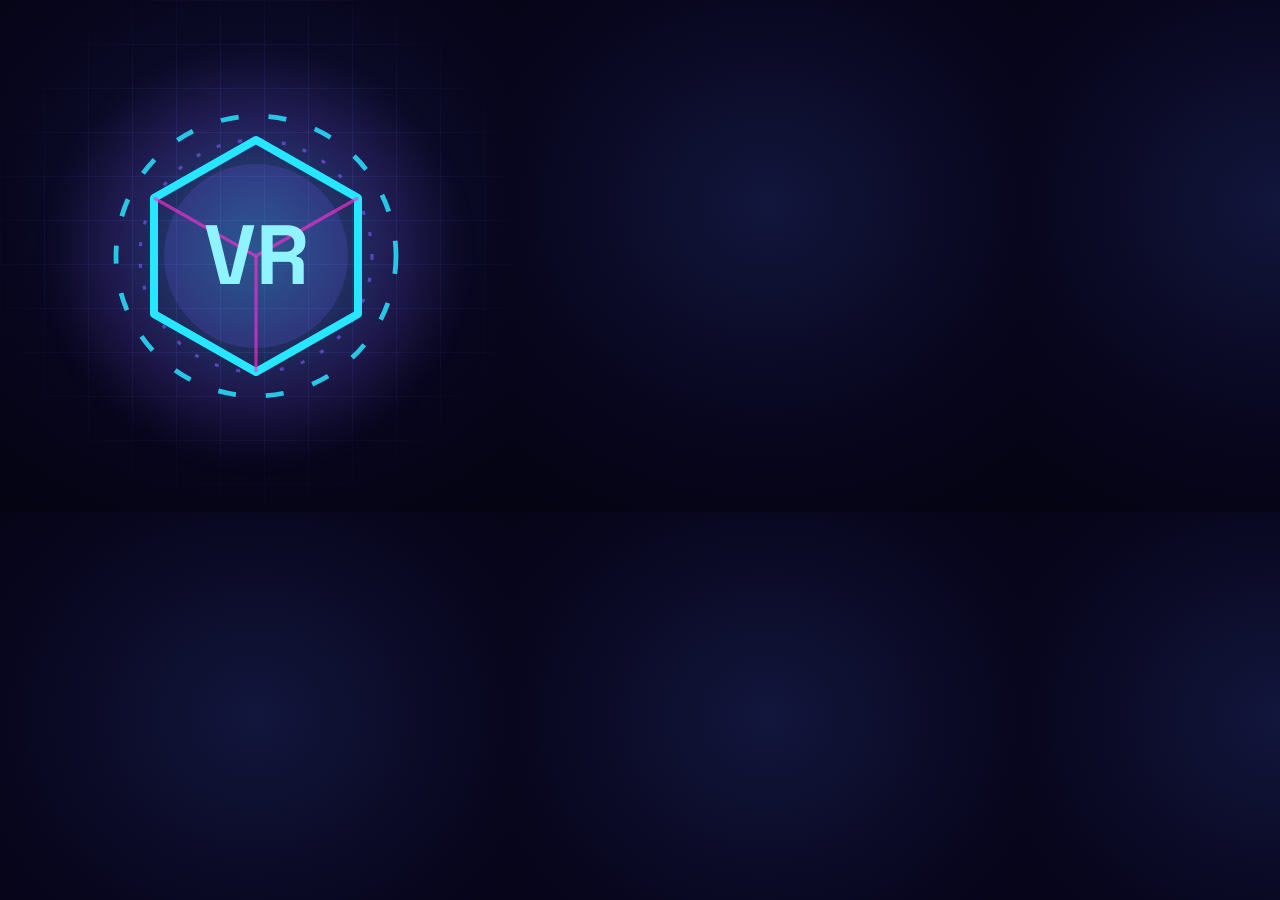
<file: tools/app-icon.html>
<!DOCTYPE html>
<html lang="en">
<head>
<meta charset="utf-8" />
<title>App icon source — Wish_Acknowledgement.VR</title>
<!--
  512 × 512 icon source, rendered to assets/img/app-icon-512.png and
  assets/img/apple-touch-icon.png by tools/build-images.js.
  Sized so the mark stays inside the maskable safe zone (centre 80%).
-->
<link rel="preconnect" href="https://fonts.googleapis.com" />
<link rel="preconnect" href="https://fonts.gstatic.com" crossorigin />
<link rel="stylesheet" href="https://fonts.googleapis.com/css2?family=Space+Grotesk:wght@700&display=swap" />
<style>
  * { margin: 0; padding: 0; box-sizing: border-box; }
  html, body { width: 512px; height: 512px; overflow: hidden; }

  body {
    position: relative;
    background: radial-gradient(ellipse 90% 80% at 50% 40%, #12163c 0%, #08061e 55%, #04030f 100%);
    display: grid;
    place-items: center;
  }
  .grid {
    position: absolute; inset: 0;
    background-image:
      linear-gradient(rgba(78, 130, 255, .13) 1px, transparent 1px),
      linear-gradient(90deg, rgba(78, 130, 255, .13) 1px, transparent 1px);
    background-size: 44px 44px;
    -webkit-mask-image: radial-gradient(circle at 50% 46%, #000 30%, transparent 78%);
            mask-image: radial-gradient(circle at 50% 46%, #000 30%, transparent 78%);
  }
  .halo {
    position: absolute; width: 420px; height: 420px; border-radius: 50%;
    background: radial-gradient(circle, rgba(39, 230, 255, .34), rgba(124, 92, 255, .2) 45%, transparent 70%);
    filter: blur(12px);
  }
  svg { position: relative; width: 320px; height: 320px; }
</style>
</head>
<body>
  <div class="grid"></div>
  <div class="halo"></div>
  <svg viewBox="0 0 160 160" aria-hidden="true">
    <circle cx="80" cy="80" r="70" fill="none" stroke="#27e6ff" stroke-width="2.4"
            stroke-dasharray="9 15" opacity=".85" />
    <circle cx="80" cy="80" r="58" fill="none" stroke="#7c5cff" stroke-width="1.6"
            stroke-dasharray="2 9" opacity=".6" />
    <circle cx="80" cy="80" r="46" fill="rgba(124, 92, 255, .18)" />
    <path d="M80 22 L131 51 V109 L80 138 L29 109 V51 Z" fill="none" stroke="#27e6ff"
          stroke-width="4" stroke-linejoin="round" />
    <path d="M29 51 L80 80 L131 51" fill="none" stroke="#ff2fd0" stroke-width="1.6" opacity=".65" />
    <path d="M80 80 V138" fill="none" stroke="#ff2fd0" stroke-width="1.6" opacity=".65" />
    <text x="80" y="94" text-anchor="middle" font-family="Space Grotesk, sans-serif"
          font-size="42" font-weight="700" fill="#8ff4ff">VR</text>
  </svg>
</body>
</html>
</file>
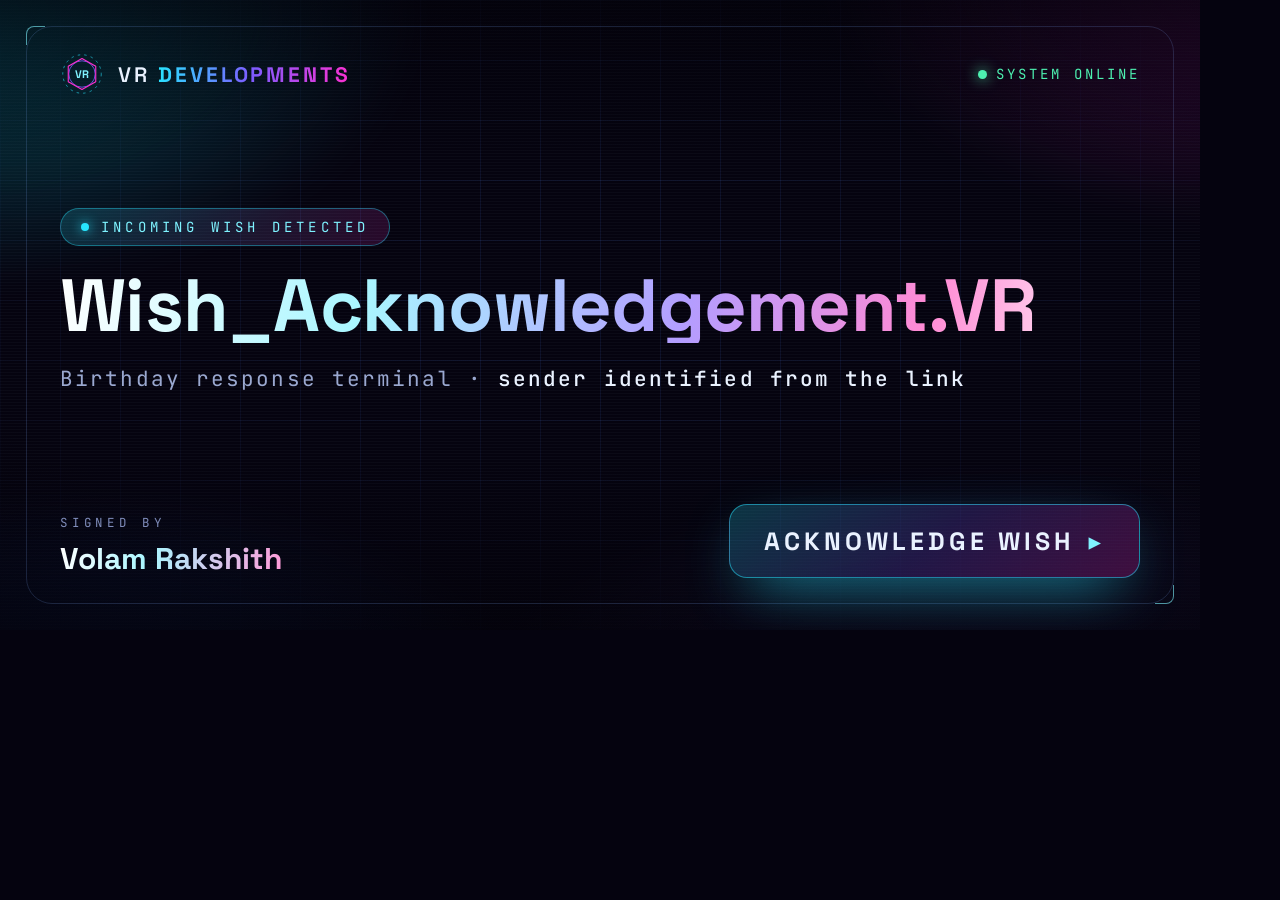
<file: tools/og-card.html>
<!DOCTYPE html>
<html lang="en">
<head>
<meta charset="utf-8" />
<title>OG card source — Wish_Acknowledgement.VR</title>
<!--
  1200 × 630 link-preview card, rendered to assets/img/og-cover.png by
  tools/build-images.js. Kept in the design language of the site itself
  (same palette / type / grid) so a pasted link looks like the real thing.
-->
<link rel="preconnect" href="https://fonts.googleapis.com" />
<link rel="preconnect" href="https://fonts.gstatic.com" crossorigin />
<link rel="stylesheet" href="https://fonts.googleapis.com/css2?family=Space+Grotesk:wght@400;500;600;700&family=JetBrains+Mono:wght@400;500;700&display=swap" />
<style>
  * { margin: 0; padding: 0; box-sizing: border-box; }

  html, body { width: 1200px; height: 630px; overflow: hidden; }

  body {
    position: relative;
    background: #05030f;
    color: #eaf2ff;
    font-family: "JetBrains Mono", ui-monospace, "SF Mono", Menlo, monospace;
    display: flex;
    flex-direction: column;
    justify-content: space-between;
    padding: 52px 60px;
  }

  /* ── background layers ─────────────────────────────────────────────── */
  .grid {
    position: absolute; inset: -60px;
    background-image:
      linear-gradient(rgba(78, 130, 255, .10) 1px, transparent 1px),
      linear-gradient(90deg, rgba(78, 130, 255, .10) 1px, transparent 1px);
    background-size: 60px 60px, 60px 60px;
    -webkit-mask-image: radial-gradient(ellipse 80% 70% at 50% 45%, #000 20%, transparent 85%);
            mask-image: radial-gradient(ellipse 80% 70% at 50% 45%, #000 20%, transparent 85%);
  }
  .glow {
    position: absolute; inset: -30%;
    background:
      radial-gradient(40% 44% at 16% 20%, rgba(39, 230, 255, .30), transparent 62%),
      radial-gradient(38% 40% at 86% 16%, rgba(255, 47, 208, .26), transparent 64%),
      radial-gradient(46% 46% at 72% 96%, rgba(124, 92, 255, .32), transparent 66%),
      radial-gradient(34% 36% at 24% 92%, rgba(43, 107, 255, .26), transparent 68%);
    filter: blur(14px) saturate(120%);
  }
  .vignette {
    position: absolute; inset: 0;
    background:
      radial-gradient(ellipse 120% 92% at 50% 50%, transparent 42%, rgba(2, 1, 8, .72) 100%),
      linear-gradient(to bottom, rgba(3, 2, 10, .55), transparent 26%, transparent 72%, rgba(3, 2, 10, .68));
  }
  .scanlines {
    position: absolute; inset: 0;
    background: repeating-linear-gradient(to bottom, rgba(190, 225, 255, .05) 0 1px, transparent 1px 3px);
    opacity: .6;
  }
  .frame {
    position: absolute; inset: 26px;
    border: 1px solid rgba(126, 170, 255, .18);
    border-radius: 26px;
  }
  .frame::before, .frame::after {
    content: ""; position: absolute; width: 18px; height: 18px;
    border: 1px solid rgba(127, 243, 255, .6);
  }
  .frame::before { top: -1px; left: -1px; border-right: 0; border-bottom: 0; border-radius: 8px 0 0 0; }
  .frame::after  { bottom: -1px; right: -1px; border-left: 0; border-top: 0; border-radius: 0 0 8px 0; }

  .layer { position: relative; z-index: 2; }

  /* ── header ────────────────────────────────────────────────────────── */
  header { display: flex; align-items: center; justify-content: space-between; }
  .brand { display: flex; align-items: center; gap: 14px; }
  .brand svg { width: 44px; height: 44px; }
  .brand-name {
    font-family: "Space Grotesk", system-ui, sans-serif;
    font-size: 21px; font-weight: 600; letter-spacing: .14em;
  }
  .brand-name b {
    font-weight: 700;
    background: linear-gradient(100deg, #27e6ff, #7c5cff 48%, #ff2fd0);
    -webkit-background-clip: text; background-clip: text;
    color: transparent; -webkit-text-fill-color: transparent;
  }
  .live {
    display: flex; align-items: center; gap: 9px;
    font-size: 14px; letter-spacing: .22em; color: #4df0b0;
  }
  .live i {
    width: 9px; height: 9px; border-radius: 50%;
    background: #4df0b0; box-shadow: 0 0 14px #4df0b0;
  }

  /* ── centre ────────────────────────────────────────────────────────── */
  .centre { display: grid; gap: 22px; }
  .eyebrow {
    display: inline-flex; align-items: center; gap: 12px; width: max-content;
    padding: 9px 20px; border-radius: 999px;
    border: 1px solid rgba(39, 230, 255, .38);
    background: linear-gradient(120deg, rgba(39, 230, 255, .16), rgba(255, 47, 208, .14));
    font-size: 14px; letter-spacing: .3em; color: #7ff3ff;
  }
  .eyebrow i { width: 8px; height: 8px; border-radius: 50%; background: #27e6ff; box-shadow: 0 0 12px #27e6ff; }

  h1 {
    font-family: "Space Grotesk", system-ui, sans-serif;
    font-size: 74px; font-weight: 700; line-height: 1.02; letter-spacing: -.01em;
    background: linear-gradient(102deg, #ffffff 0%, #a9f6ff 28%, #b39dff 58%, #ff8ad4 80%, #ffffff 100%);
    -webkit-background-clip: text; background-clip: text;
    color: transparent; -webkit-text-fill-color: transparent;
  }
  .sub { font-size: 21px; letter-spacing: .1em; color: #9aa8d0; }
  .sub b { color: #eaf2ff; font-weight: 500; }

  /* ── footer ────────────────────────────────────────────────────────── */
  footer { display: flex; align-items: flex-end; justify-content: space-between; }
  .signature { display: grid; gap: 8px; }
  .signature span:first-child { font-size: 12.5px; letter-spacing: .3em; color: #7f8cba; }
  .signature span:last-child {
    font-family: "Space Grotesk", system-ui, sans-serif;
    font-size: 30px; font-weight: 700;
    background: linear-gradient(100deg, #ffffff, #a9f6ff 40%, #ff9ad8);
    -webkit-background-clip: text; background-clip: text;
    color: transparent; -webkit-text-fill-color: transparent;
  }
  .cta {
    display: flex; align-items: center; gap: 14px;
    padding: 20px 34px; border-radius: 18px;
    border: 1px solid rgba(39, 230, 255, .5);
    background: linear-gradient(140deg, rgba(39, 230, 255, .22), rgba(124, 92, 255, .2) 50%, rgba(255, 47, 208, .22));
    box-shadow: 0 20px 60px -22px rgba(39, 230, 255, .85);
    font-family: "Space Grotesk", system-ui, sans-serif;
    font-size: 25px; font-weight: 700; letter-spacing: .16em;
    white-space: nowrap;
  }
  .cta span:last-child { color: #7ff3ff; }
</style>
</head>
<body>
  <div class="grid"></div>
  <div class="glow"></div>
  <div class="scanlines"></div>
  <div class="vignette"></div>
  <div class="frame"></div>

  <header class="layer">
    <div class="brand">
      <svg viewBox="0 0 160 160" aria-hidden="true">
        <circle cx="80" cy="80" r="70" fill="none" stroke="#27e6ff" stroke-width="3" stroke-dasharray="9 15" opacity=".7" />
        <circle cx="80" cy="80" r="48" fill="none" stroke="#7c5cff" stroke-width="3" />
        <path d="M80 24 L130 52 V108 L80 136 L30 108 V52 Z" fill="none" stroke="#ff2fd0" stroke-width="4" stroke-linejoin="round" />
        <text x="80" y="94" text-anchor="middle" font-family="Space Grotesk, sans-serif" font-size="40" font-weight="700" fill="#7ff3ff">VR</text>
      </svg>
      <span class="brand-name">VR <b>DEVELOPMENTS</b></span>
    </div>
    <span class="live"><i></i>SYSTEM ONLINE</span>
  </header>

  <section class="centre layer">
    <span class="eyebrow"><i></i>INCOMING WISH DETECTED</span>
    <h1>Wish_Acknowledgement.VR</h1>
    <p class="sub">Birthday response terminal · <b>sender identified from the link</b></p>
  </section>

  <footer class="layer">
    <div class="signature">
      <span>SIGNED BY</span>
      <span>Volam Rakshith</span>
    </div>
    <div class="cta"><span>ACKNOWLEDGE WISH</span><span>▸</span></div>
  </footer>
</body>
</html>
</file>
<file: assets/css/style.css>
/* ══════════════════════════════════════════════════════════════════════════
   Wish_Acknowledgement.VR
   VR Developments · interactive birthday acknowledgement terminal
   --------------------------------------------------------------------------
   Structure
     01. Design tokens
     02. Reset & base
     03. Background layers (grid / aurora / canvases / scanlines / noise)
     04. App shell + HUD
     05. Stage & scene transitions
     06. Scene 1 · Boot sequence + identity reveal
     07. Scene 2 · Wish detected + ACKNOWLEDGE button
     08. Scene 3 · Acknowledged + status terminal
     09. Scene 4 · Final sign-off + VR Developments brand
     10. Shared components (buttons, chips, pills, progress, log)
     11. Effects (glitch, flash, toast, scan sweep)
     12. Responsive breakpoints
     13. Reduced motion + low-power mode
   ══════════════════════════════════════════════════════════════════════════ */

/* ── 01. DESIGN TOKENS ─────────────────────────────────────────────────── */
:root {
  /* Palette */
  --c-void:      #03020a;
  --c-bg:        #060418;
  --c-bg-2:      #0a0726;
  --c-ink:       #eaf2ff;
  --c-dim:       #9aa8d0;   /* 7.5:1 on glass panels  — AA/AAA */
  --c-dim-2:     #7f8cba;   /* 5.4:1 on glass panels  — AA (was #6d7aa6 / 4.2:1) */
  --c-blue:      #2b6bff;
  --c-cyan:      #27e6ff;
  --c-cyan-soft: #7ff3ff;
  --c-violet:    #7c5cff;
  --c-magenta:   #ff2fd0;
  --c-pink:      #ff6bb5;
  --c-green:     #4df0b0;
  --c-amber:     #ffcb6b;

  /* Lines, glass, glow */
  --line:        rgba(126, 170, 255, .18);
  --line-soft:   rgba(126, 170, 255, .10);
  --glass:       linear-gradient(158deg, rgba(28, 36, 76, .72), rgba(9, 10, 28, .78));
  --glass-2:     linear-gradient(180deg, rgba(12, 16, 40, .88), rgba(6, 7, 20, .94));
  --glow-cyan:   0 0 34px rgba(39, 230, 255, .38);
  --glow-mag:    0 0 34px rgba(255, 47, 208, .32);

  /* Typography */
  --font-display: "Space Grotesk", ui-sans-serif, system-ui, -apple-system,
                  "Segoe UI", Roboto, "Helvetica Neue", Arial, sans-serif;
  --font-mono:    "JetBrains Mono", ui-monospace, SFMono-Regular, "SF Mono",
                  Menlo, Consolas, "Liberation Mono", monospace;

  /* Motion */
  --ease:        cubic-bezier(.16, 1, .3, 1);
  --ease-soft:   cubic-bezier(.4, 0, .2, 1);
  --dur-scene:   620ms;
  --dur-fast:    220ms;

  /* Shape */
  --r-sm: 10px;
  --r-md: 14px;
  --r-lg: 20px;
  --r-xl: 26px;

  --pad-shell: clamp(12px, 2.4vw, 26px);
  --max-col: 720px;

  /* Live values written by JS */
  --pointer-x: 50%;
  --pointer-y: 40%;
  --charge: 0%;
}

/* ── 02. RESET & BASE ──────────────────────────────────────────────────── */
/* min-width safety net — grid/flex children default to `min-width:auto`,
   which lets one long nowrap label stretch a whole card. These containers
   are allowed to shrink; their inner text truncates or wraps instead. */
.scene > *,
.boot__stack > *,
.boot, .boot__bar, .log, .log__line, .progress,
.panel, .card, .final, .terminal, .terminal__bar,
.sender, .readout__item, .status__row, .actions, .cta, .vrbrand, .vrbrand__text {
  min-width: 0;
}
*, *::before, *::after { box-sizing: border-box; }

html {
  height: 100%;
  overflow-x: clip;
  -webkit-text-size-adjust: 100%;
  scrollbar-gutter: stable;
}

body {
  margin: 0;
  height: 100%;
  overflow: hidden;                 /* scenes scroll internally instead */
  background: var(--c-void);
  color: var(--c-ink);
  font-family: var(--font-mono);
  font-size: clamp(14px, calc(.5vw + 12.4px), 16px);
  line-height: 1.55;
  letter-spacing: .01em;
  -webkit-font-smoothing: antialiased;
  text-rendering: optimizeLegibility;
  overscroll-behavior: none;
  touch-action: manipulation;
}

h1, h2, h3, p, ul, li, figure { margin: 0; padding: 0; }
ul { list-style: none; }
b, strong { font-weight: 700; }
kbd {
  font: inherit;
  font-size: .78em;
  padding: .1em .42em;
  border: 1px solid var(--line);
  border-bottom-width: 2px;
  border-radius: 6px;
  background: rgba(255, 255, 255, .05);
  color: var(--c-ink);
  white-space: nowrap;
}

button { font: inherit; color: inherit; }

:focus-visible {
  outline: 2px solid var(--c-cyan);
  outline-offset: 3px;
}

::selection { background: rgba(39, 230, 255, .3); color: #fff; }

.sr-only {
  position: absolute !important;
  width: 1px; height: 1px;
  margin: -1px; padding: 0;
  overflow: hidden; clip: rect(0 0 0 0); clip-path: inset(50%);
  white-space: nowrap; border: 0;
}

.sprite { position: absolute; width: 0; height: 0; overflow: hidden; }


/* ── FRIENDSHIP CALIBRATION SCENE (4 STAGES) ───────────────────────────── */

.scene--calibrate {
  --scene-col: 560px;
}

.panel--calibrate {
  display: grid;
  gap: clamp(14px, 2.2vh, 22px);
  padding: clamp(22px, 4vw, 36px);
  border: 1px solid var(--line);
  border-radius: var(--r-xl);
  background: var(--glass);
  box-shadow:
    0 0 0 1px rgba(255,255,255,.03) inset,
    0 40px 120px -60px rgba(124,92,255,.55),
    0 30px 90px -50px rgba(0,0,0,.9);
  backdrop-filter: blur(14px) saturate(130%);
  -webkit-backdrop-filter: blur(14px) saturate(130%);
  text-align: center;
}

.calibrate__step-bar {
  display: flex;
  align-items: center;
  justify-content: space-between;
  width: 100%;
}

.calibrate__counter {
  font-family: var(--font-mono);
  font-size: 11px;
  letter-spacing: .12em;
  color: var(--c-cyan);
}

.calibrate__dots {
  display: flex;
  justify-content: center;
  gap: 8px;
  margin-top: -6px;
}

.calibrate__dot {
  width: 24px;
  height: 4px;
  border-radius: 999px;
  background: rgba(255,255,255,.15);
  transition: all 280ms ease;
}

.calibrate__dot.is-active {
  background: var(--c-cyan);
  box-shadow: 0 0 10px var(--c-cyan);
  width: 36px;
}

.calibrate__dot.is-done {
  background: var(--c-green);
}

.calibrate__title {
  font-family: var(--font-display);
  font-size: clamp(1.2rem, 3.8vw, 1.85rem);
  font-weight: 700;
  letter-spacing: .05em;
  color: var(--c-ink);
  line-height: 1.15;
}

.calibrate__desc {
  color: var(--c-dim);
  font-size: clamp(12px, .6vw + 10px, 14px);
  line-height: 1.45;
  margin-top: -4px;
}

.calibrate__slider-box {
  display: grid;
  gap: 14px;
  padding: clamp(16px, 2.5vh, 22px);
  border: 1px solid var(--line-soft);
  border-radius: var(--r-lg);
  background: rgba(5,7,24,.6);
}

.calibrate__val-display {
  display: flex;
  justify-content: center;
  align-items: baseline;
  gap: 2px;
}

.calibrate__val-num {
  font-family: var(--font-display);
  font-size: clamp(2.4rem, 8vw, 3.8rem);
  font-weight: 700;
  line-height: 1;
  color: var(--c-cyan);
  text-shadow: 0 0 20px rgba(39,230,255,.45);
  font-variant-numeric: tabular-nums;
}

.calibrate__val-unit {
  font-family: var(--font-display);
  font-size: 1.4rem;
  color: var(--c-cyan-soft);
}

.calibrate__slider-track-wrap {
  width: 100%;
}

.calibrate__slider {
  -webkit-appearance: none;
  appearance: none;
  width: 100%;
  height: 8px;
  border-radius: 999px;
  background: rgba(255,255,255,.12);
  outline: none;
  cursor: pointer;
  transition: background 180ms ease;
}

.calibrate__slider::-webkit-slider-thumb {
  -webkit-appearance: none;
  appearance: none;
  width: 24px;
  height: 24px;
  border-radius: 50%;
  background: var(--c-cyan);
  cursor: pointer;
  box-shadow: 0 0 14px var(--c-cyan), 0 0 24px rgba(39,230,255,.6);
  border: 2px solid #fff;
  transition: transform 120ms ease, box-shadow 120ms ease;
}

.calibrate__slider::-webkit-slider-thumb:hover,
.calibrate__slider::-webkit-slider-thumb:active {
  transform: scale(1.18);
  box-shadow: 0 0 20px var(--c-cyan), 0 0 35px rgba(255,47,208,.6);
}

.calibrate__slider::-moz-range-thumb {
  width: 24px;
  height: 24px;
  border-radius: 50%;
  background: var(--c-cyan);
  cursor: pointer;
  box-shadow: 0 0 14px var(--c-cyan);
  border: 2px solid #fff;
}

.calibrate__range-labels {
  display: flex;
  justify-content: space-between;
  font-family: var(--font-mono);
  font-size: 10px;
  color: var(--c-dim-2);
  letter-spacing: .08em;
}

.calibrate__actions {
  width: 100%;
  display: flex;
  justify-content: center;
}

/* ── FRIENDSHIP TEST SCENE ─────────────────────────────────────────────── */

.scene--friendship {
  --scene-col: 620px;
}

.panel--friendship {
  text-align: center;
  gap: clamp(12px, 2vh, 20px);
}

.friendship__title {
  font-family: var(--font-display);
  font-weight: 700;
  font-size: clamp(1.15rem, 3.5vw + .25rem, 2rem);
  line-height: 1.15;
  letter-spacing: .05em;
  text-transform: uppercase;
  text-wrap: balance;
  background: linear-gradient(
    100deg,
    #ffffff,
    #a9f6ff 32%,
    #d9c8ff 60%,
    #ff9ad8 82%,
    #ffffff
  );
  background-size: 200% 100%;
  -webkit-background-clip: text;
  background-clip: text;
  color: transparent;
  -webkit-text-fill-color: transparent;
  filter: drop-shadow(0 0 24px rgba(39, 230, 255, .25));
  animation: title-sheen 10s linear infinite;
}

.friendship__stats {
  display: grid;
  gap: clamp(9px, 1.5vh, 14px);
  width: 100%;
  text-align: left;
}

.friendship__stat {
  display: grid;
  gap: 6px;
}

.friendship__stat-head {
  display: flex;
  justify-content: space-between;
  align-items: center;
  gap: 12px;
  font-family: var(--font-mono);
  font-size: clamp(9.5px, .5vw + 8px, 11px);
  letter-spacing: .1em;
  text-transform: uppercase;
  color: var(--c-dim);
}

.friendship__stat-head b {
  color: var(--c-cyan);
  font-weight: 700;
  white-space: nowrap;
}

.friendship__bar {
  width: 100%;
  height: 7px;
  border: 1px solid var(--line);
  border-radius: 999px;
  background: rgba(255, 255, 255, .035);
  overflow: hidden;
  box-shadow: inset 0 0 16px rgba(0, 0, 0, .4);
}

.friendship__bar span {
  display: block;
  width: var(--friendship-fill);
  height: 100%;
  border-radius: inherit;
  background: linear-gradient(
    90deg,
    var(--c-cyan),
    var(--c-violet),
    var(--c-magenta)
  );
  box-shadow:
    0 0 12px rgba(39, 230, 255, .65),
    0 0 20px rgba(255, 47, 208, .3);
  transform-origin: left;
  animation: friendship-bar-in 900ms var(--ease) both;
}

@keyframes friendship-bar-in {
  from {
    transform: scaleX(0);
    opacity: .35;
  }
  to {
    transform: scaleX(1);
    opacity: 1;
  }
}

.friendship__strength {
  display: flex;
  align-items: center;
  justify-content: space-between;
  gap: 12px;
  width: 100%;
  padding: .8em 1em;
  border-radius: var(--r-md);
  border: 1px solid var(--line-soft);
  background: rgba(6, 8, 24, .55);
  font-family: var(--font-mono);
  font-size: clamp(9px, .5vw + 7.5px, 11px);
  letter-spacing: .12em;
  text-transform: uppercase;
  text-align: left;
}

.friendship__strength span {
  color: var(--c-dim-2);
}

.friendship__strength strong {
  color: var(--c-amber);
  font-weight: 700;
  text-align: right;
}

.friendship__result-label {
  width: 100%;
  color: var(--c-dim-2);
  font-family: var(--font-mono);
  font-size: clamp(9px, .5vw + 7.5px, 11px);
  letter-spacing: .25em;
  text-align: left;
}

.friendship__reveal {
  display: grid;
  gap: .45em;
  width: 100%;
  padding: clamp(12px, 2vh, 18px);
  border-radius: var(--r-lg);
  border: 1px solid rgba(77, 240, 176, .35);
  background:
    linear-gradient(
      145deg,
      rgba(77, 240, 176, .1),
      rgba(39, 230, 255, .06),
      rgba(255, 47, 208, .08)
    );
  box-shadow:
    0 0 35px rgba(77, 240, 176, .12),
    inset 0 0 30px rgba(77, 240, 176, .035);
  font-family: var(--font-display);
  text-align: center;
  animation: friendship-reveal-in 650ms var(--ease) both;
}

.friendship__reveal span:first-child {
  color: var(--c-dim);
  font-size: clamp(.85rem, 2vw, 1rem);
  letter-spacing: .12em;
}

.friendship__reveal span:nth-child(2) {
  color: var(--c-amber);
  font-size: clamp(.9rem, 2.2vw, 1.05rem);
}

.friendship__reveal strong {
  color: var(--c-green);
  font-size: clamp(1.05rem, 3vw, 1.45rem);
  letter-spacing: .06em;
  text-shadow: 0 0 22px rgba(77, 240, 176, .55);
}

@keyframes friendship-reveal-in {
  from {
    opacity: 0;
    transform: translateY(14px) scale(.97);
    filter: blur(8px);
  }
  to {
    opacity: 1;
    transform: none;
    filter: none;
  }
}

.friendship__cta {
  margin-top: 2px;
}

.friendship__cta.is-testing {
  pointer-events: none;
}

.friendship__cta.is-testing .cta__label {
  animation: friendship-text-pulse 700ms steps(2, end) infinite;
}

@keyframes friendship-text-pulse {
  50% { opacity: .55; }
}

.friendship__continue {
  width: min(100%, 260px);
}

@media (max-width: 560px) {
  .friendship__strength {
    align-items: flex-start;
    flex-direction: column;
  }

  .friendship__strength strong {
    text-align: left;
  }
}

@media (max-height: 620px) {
  .friendship__stats {
    gap: 6px;
  }

  .friendship__stat {
    gap: 3px;
  }

  .friendship__bar {
    height: 5px;
  }

  .friendship__strength {
    padding: .55em .8em;
  }

  .friendship__reveal {
    padding: 9px;
  }
}

/* ── 03. BACKGROUND LAYERS ─────────────────────────────────────────────── */
.bg { position: fixed; pointer-events: none; }

.bg--grid {
  inset: -64px;
  background-image:
    linear-gradient(rgba(78, 130, 255, .085) 1px, transparent 1px),
    linear-gradient(90deg, rgba(78, 130, 255, .085) 1px, transparent 1px);
  background-size: 64px 64px, 64px 64px;
  -webkit-mask-image: radial-gradient(ellipse 85% 70% at 50% 42%, #000 12%, rgba(0,0,0,.35) 55%, transparent 82%);
          mask-image: radial-gradient(ellipse 85% 70% at 50% 42%, #000 12%, rgba(0,0,0,.35) 55%, transparent 82%);
  animation: grid-drift 44s linear infinite;
  will-change: transform;
  z-index: 1;
}
@keyframes grid-drift {
  from { transform: translate3d(0, 0, 0); }
  to   { transform: translate3d(64px, 64px, 0); }
}

.bg--aurora {
  inset: -20%;
  background:
    radial-gradient(46% 38% at 18% 22%, rgba(39, 230, 255, .22), transparent 62%),
    radial-gradient(42% 36% at 84% 18%, rgba(255, 47, 208, .18), transparent 64%),
    radial-gradient(52% 46% at 70% 88%, rgba(124, 92, 255, .22), transparent 66%),
    radial-gradient(40% 34% at 26% 82%, rgba(43, 107, 255, .20), transparent 68%);
  filter: blur(18px) saturate(120%);
  animation: aurora-breathe 22s var(--ease-soft) infinite alternate;
  will-change: transform, opacity;
  z-index: 2;
}
@keyframes aurora-breathe {
  from { transform: scale(1) rotate(0deg); opacity: .75; }
  to   { transform: scale(1.12) rotate(4deg); opacity: 1; }
}

/* Spotlight that follows the pointer.
   Kept on its own layer and moved with transform only → zero repaints. */
.bg--spot {
  position: fixed;
  z-index: 2;
  left: 0; top: 0;
  width: 74vmax; height: 74vmax;
  margin: -37vmax 0 0 -37vmax;
  background: radial-gradient(closest-side, rgba(127, 243, 255, .13), rgba(124, 92, 255, .07) 45%, transparent 72%);
  opacity: 0;
  transform: translate3d(-100vmax, -100vmax, 0);
  will-change: transform, opacity;
  transition: opacity .7s var(--ease-soft);
}
body.has-pointer .bg--spot { opacity: 1; }

.bg--canvas { inset: 0; width: 100%; height: 100%; z-index: 3; }
.bg--canvas-front { z-index: 20; }

.bg--scanlines {
  inset: 0;
  z-index: 4;
  background: repeating-linear-gradient(
    to bottom,
    rgba(190, 225, 255, .045) 0 1px,
    transparent 1px 3px);
  mix-blend-mode: overlay;
  opacity: .55;
}
/* slow horizontal scan bar sweeping down the viewport */
.bg--scanlines::after {
  content: "";
  position: absolute;
  left: 0; right: 0;
  height: 34vh;
  background: linear-gradient(to bottom,
    transparent, rgba(127, 243, 255, .055) 45%, rgba(255, 255, 255, .07) 50%,
    rgba(255, 47, 208, .05) 55%, transparent);
  animation: scan-sweep 11s linear infinite;
  will-change: transform;
}
@keyframes scan-sweep {
  from { transform: translate3d(0, -40vh, 0); }
  to   { transform: translate3d(0, 120vh, 0); }
}

.bg--noise {
  inset: 0;
  z-index: 5;
  opacity: .05;
  mix-blend-mode: overlay;
  background-image: url("data:image/svg+xml,%3Csvg xmlns='http://www.w3.org/2000/svg' width='140' height='140'%3E%3Cfilter id='n'%3E%3CfeTurbulence type='fractalNoise' baseFrequency='.85' numOctaves='3' stitchTiles='stitch'/%3E%3C/filter%3E%3Crect width='140' height='140' filter='url(%23n)'/%3E%3C/svg%3E");
  background-size: 140px 140px;
}

.bg--vignette {
  inset: 0;
  z-index: 6;
  background:
    radial-gradient(ellipse 120% 90% at 50% 50%, transparent 45%, rgba(2, 1, 8, .55) 100%),
    linear-gradient(to bottom, rgba(3, 2, 10, .5), transparent 22%, transparent 78%, rgba(3, 2, 10, .6));
}

.flash {
  position: fixed;
  inset: 0;
  z-index: 25;
  pointer-events: none;
  opacity: 0;
  background: radial-gradient(circle at var(--fx-x, 50%) var(--fx-y, 50%),
              rgba(255, 255, 255, .95), rgba(127, 243, 255, .5) 30%, rgba(255, 47, 208, .25) 60%, transparent 78%);
  mix-blend-mode: screen;
}
.flash.is-firing { animation: flash-pop 820ms var(--ease-soft) forwards; }
@keyframes flash-pop {
  0%   { opacity: 0; }
  8%   { opacity: .9; }
  100% { opacity: 0; }
}

/* ── 04. APP SHELL + HUD ───────────────────────────────────────────────── */
.shell {
  position: relative;
  z-index: 10;
  overflow-x: clip;
  display: flex;
  flex-direction: column;
  height: 100vh;
  height: 100dvh;
  padding:
    max(var(--pad-shell), env(safe-area-inset-top))
    max(var(--pad-shell), env(safe-area-inset-right))
    max(var(--pad-shell), env(safe-area-inset-bottom))
    max(var(--pad-shell), env(safe-area-inset-left));
}

.hud {
  flex: 0 0 auto;
  display: flex;
  align-items: center;
  gap: clamp(8px, 1.6vw, 20px);
  font-size: clamp(9.5px, .62vw + 7.6px, 11.5px);
  letter-spacing: .17em;
  text-transform: uppercase;
  color: var(--c-dim);
  min-width: 0;
}
.hud--top { padding-bottom: clamp(6px, 1.4vh, 14px); }
.hud--bottom {
  padding-top: clamp(6px, 1.4vh, 14px);
  border-top: 1px solid var(--line-soft);
  margin-top: clamp(6px, 1.6vh, 16px);
}

.hud__group { display: flex; align-items: center; gap: .7em; min-width: 0; }
.hud__group--center {
  flex: 1 1 auto;
  justify-content: center;
  padding-inline: clamp(10px, 2.6vw, 40px);
  min-width: 0;
}
.hud__group--end { margin-left: auto; }

.hud__mark {
  display: grid;
  place-items: center;
  width: 26px; height: 26px;
  flex: 0 0 auto;
  filter: drop-shadow(0 0 8px rgba(39, 230, 255, .55));
}
.hud__mark svg { width: 100%; height: 100%; display: block; }

.hud__brand { color: var(--c-ink); font-weight: 500; white-space: nowrap; }
.hud__brand b { font-weight: 700; }
.hud__brand-short { display: none; }

.hud__module {
  color: var(--c-ink);
  font-family: var(--font-display);
  font-weight: 500;
  letter-spacing: .1em;
  text-transform: none;
  white-space: nowrap;
  overflow: hidden;
  text-overflow: ellipsis;
}
.hud__meta { color: var(--c-dim-2); white-space: nowrap; }
.hud__meta b { color: var(--c-dim); font-weight: 500; }
.hud__inline { color: var(--c-dim-2); }

.hud__live { display: inline-flex; align-items: center; gap: .45em; color: var(--c-green); }
.hud__dot {
  width: 6px; height: 6px;
  border-radius: 50%;
  background: currentColor;
  box-shadow: 0 0 10px currentColor;
  animation: blink-dot 2.6s var(--ease-soft) infinite;
}
@keyframes blink-dot {
  0%, 100% { opacity: 1; transform: scale(1); }
  50%      { opacity: .35; transform: scale(.78); }
}

.hud__clock { color: var(--c-dim); font-variant-numeric: tabular-nums; }

.icon-btn {
  display: grid;
  place-items: center;
  width: 30px; height: 30px;
  flex: 0 0 auto;
  border-radius: 999px;
  border: 1px solid var(--line);
  background: rgba(255, 255, 255, .04);
  color: var(--c-dim);
  cursor: pointer;
  transition: color var(--dur-fast), border-color var(--dur-fast), box-shadow var(--dur-fast), transform var(--dur-fast);
}
.icon-btn:hover { color: var(--c-cyan-soft); border-color: rgba(39, 230, 255, .5); box-shadow: var(--glow-cyan); }
.icon-btn:active { transform: scale(.92); }
.icon-btn svg { width: 17px; height: 17px; display: block; }
.icon-btn__ic--on { display: none; }
.icon-btn[aria-pressed="true"] { color: var(--c-cyan); border-color: rgba(39, 230, 255, .55); }
.icon-btn[aria-pressed="true"] .icon-btn__ic--on { display: block; }
.icon-btn[aria-pressed="true"] .icon-btn__ic--off { display: none; }

.ghost-btn {
  padding: .42em .9em;
  border-radius: 999px;
  border: 1px dashed var(--line);
  background: transparent;
  color: var(--c-dim);
  letter-spacing: .16em;
  text-transform: uppercase;
  font-size: .92em;
  cursor: pointer;
  transition: color var(--dur-fast), border-color var(--dur-fast), background var(--dur-fast);
}
.ghost-btn:hover { color: var(--c-ink); border-color: var(--line); background: rgba(255, 255, 255, .05); }

/* ── 05. STAGE & SCENE TRANSITIONS ─────────────────────────────────────── */
.stage {
  position: relative;
  flex: 1 1 auto;
  min-height: 0;
  overflow: hidden;
}

.scene {
  position: absolute;
  inset: 0;
  display: grid;
  grid-template-columns: minmax(0, 1fr);
  align-content: center;
  justify-items: center;
  gap: clamp(8px, 1.4vh, 16px);
  padding: clamp(4px, 1vh, 12px) 2px;
  overflow-x: hidden;
  overflow-y: auto;
  -webkit-overflow-scrolling: touch;
  overscroll-behavior: contain;
  scrollbar-width: thin;

  /* exit state */
  opacity: 0;
  visibility: hidden;
  pointer-events: none;
  transform: translate3d(0, 22px, 0) scale(.99);
  filter: blur(7px);
  transition:
    opacity var(--dur-scene) var(--ease),
    transform var(--dur-scene) var(--ease),
    filter var(--dur-scene) var(--ease),
    visibility 0s linear var(--dur-scene);
}
@supports (align-content: safe center) {
  .scene { align-content: safe center; }
}
@supports not (align-content: safe center) {
  .scene { align-content: start; padding-top: clamp(20px, 6vh, 60px); }
}

.scene.is-active {
  opacity: 1;
  visibility: visible;
  pointer-events: auto;
  transform: none;
  filter: none;
  transition-delay: 0s, 0s, 0s, 0s;
}
.scene.is-leaving {
  transform: translate3d(0, -20px, 0) scale(1.015);
  filter: blur(9px);
}
.scene > * { width: 100%; max-width: var(--scene-col, var(--max-col)); }

.scene--boot   { --scene-col: 660px; }
.scene--detect { --scene-col: 620px; }
.scene--result { --scene-col: 700px; }
.scene--final  { --scene-col: 660px; }

/* ── 06. SCENE 1 · BOOT + IDENTITY REVEAL ──────────────────────────────── */
.boot__stack {
  display: grid;
  grid-template-columns: minmax(0, 1fr);
  justify-items: center;
  align-items: center;
}
.boot__stack > * { grid-area: 1 / 1; width: 100%; }

.boot {
  display: grid;
  gap: clamp(8px, 1.2vh, 14px);
  padding: clamp(14px, 3vw, 26px);
  border: 1px solid var(--line);
  border-radius: var(--r-xl);
  background: var(--glass);
  box-shadow:
    0 0 0 1px rgba(255, 255, 255, .03) inset,
    0 40px 120px -60px rgba(39, 230, 255, .55),
    0 30px 90px -50px rgba(0, 0, 0, .9);
  backdrop-filter: blur(14px) saturate(130%);
  -webkit-backdrop-filter: blur(14px) saturate(130%);
  transition: opacity 460ms var(--ease), transform 560ms var(--ease), filter 460ms var(--ease);
}
.boot.is-done {
  opacity: 0;
  transform: translate3d(0, -18px, 0) scale(.97);
  filter: blur(8px);
  pointer-events: none;
}

.boot__bar {
  display: flex;
  align-items: center;
  gap: .6em;
  font-size: clamp(9px, .55vw + 7.4px, 10.5px);
  letter-spacing: .2em;
  text-transform: uppercase;
  color: var(--c-dim-2);
  padding-bottom: clamp(6px, 1.2vh, 12px);
  border-bottom: 1px solid var(--line-soft);
}
.boot__bar-dot {
  width: 7px; height: 7px;
  border-radius: 50%;
  background: var(--c-cyan);
  box-shadow: 0 0 12px var(--c-cyan);
  flex: 0 0 auto;
}
.boot__bar-title { color: var(--c-dim); white-space: nowrap; overflow: hidden; text-overflow: ellipsis; }
.boot__bar-state { margin-left: auto; color: var(--c-amber); white-space: nowrap; }

.boot__title {
  font-family: var(--font-display);
  font-weight: 700;
  font-size: clamp(1.42rem, 4.6vw + .3rem, 2.6rem);
  line-height: 1.08;
  letter-spacing: -.005em;
  background: linear-gradient(102deg, #ffffff 0%, #a9f6ff 26%, #b39dff 54%, #ff8ad4 78%, #ffffff 100%);
  background-size: 220% 100%;
  -webkit-background-clip: text;
          background-clip: text;
  color: transparent;
  -webkit-text-fill-color: transparent;
  filter: drop-shadow(0 0 26px rgba(39, 230, 255, .28));
  animation: title-sheen 9s linear infinite;
  overflow-wrap: anywhere;
}
@keyframes title-sheen {
  from { background-position: 0% 50%; }
  to   { background-position: 220% 50%; }
}

.boot__sub {
  font-size: clamp(10px, .55vw + 8.6px, 12.5px);
  letter-spacing: .1em;
  color: var(--c-dim-2);
  text-transform: uppercase;
}

.log::-webkit-scrollbar { width: 0; height: 0; }
.log {
  display: grid;
  gap: clamp(3px, .55vh, 7px);
  min-height: min(30vh, 176px);
  max-height: min(38vh, 268px);
  overflow-y: auto;
  overscroll-behavior: contain;
  scrollbar-width: none;
  align-content: start;
  padding: clamp(10px, 2vw, 16px);
  border-radius: var(--r-md);
  border: 1px solid var(--line-soft);
  background: var(--glass-2);
  font-size: clamp(10.5px, .5vw + 9px, 13px);
  line-height: 1.5;
  box-shadow: inset 0 0 50px rgba(39, 230, 255, .06);
}

.log__line {
  display: grid;
  grid-template-columns: auto minmax(0, 1fr) auto;
  align-items: baseline;
  gap: .55em;
  opacity: 0;
  transform: translateX(-8px);
  animation: log-in 320ms var(--ease) forwards;
}
@keyframes log-in {
  to { opacity: 1; transform: none; }
}
.log__glyph { color: var(--c-cyan); }
.log__text {
  color: var(--c-ink);
  letter-spacing: .06em;
  min-width: 0;
  white-space: nowrap;
  overflow: hidden;
  text-overflow: ellipsis;
}
.log__line[data-kind="dim"] .log__text { color: var(--c-dim-2); }
.log__chip {
  justify-self: end;
  font-size: .82em;
  letter-spacing: .14em;
  color: var(--c-dim-2);
  opacity: 0;
  transition: opacity 200ms linear, color 200ms linear;
}
.log__chip.is-live { color: var(--c-cyan); animation: chip-pulse 900ms ease-in-out infinite; }
.log__chip.is-done { opacity: 1; color: var(--c-green); }
@keyframes chip-pulse { 50% { opacity: .3; } }
.log__caret {
  display: inline-block;
  width: .55em;
  height: 1em;
  vertical-align: -.12em;
  margin-left: .15em;
  background: var(--c-cyan);
  box-shadow: 0 0 10px var(--c-cyan);
  animation: caret-blink 900ms steps(2, end) infinite;
}
@keyframes caret-blink { 50% { opacity: 0; } }

.progress {
  display: flex;
  align-items: center;
  gap: .8em;
  padding-top: clamp(4px, 1vh, 10px);
}
.progress__track {
  position: relative;
  flex: 1 1 auto;
  height: 5px;
  border-radius: 999px;
  background: rgba(255, 255, 255, .07);
  overflow: hidden;
}
.progress__fill {
  position: absolute;
  inset: 0 auto 0 0;
  width: 0%;
  border-radius: 999px;
  background: linear-gradient(90deg, var(--c-cyan), var(--c-violet) 55%, var(--c-magenta));
  box-shadow: 0 0 18px rgba(39, 230, 255, .7);
  transition: width 320ms var(--ease-soft);
}
.progress__pct {
  font-size: .8em;
  letter-spacing: .16em;
  color: var(--c-dim);
  font-variant-numeric: tabular-nums;
  min-width: 3.4em;
  text-align: right;
}

/* 1b · identity reveal */
.reveal {
  display: grid;
  justify-items: center;
  gap: clamp(10px, 1.8vh, 18px);
  text-align: center;
  padding: clamp(8px, 2vw, 20px) 0;
  opacity: 0;
  visibility: hidden;
  transform: scale(.94);
  transition: opacity 520ms var(--ease), transform 640ms var(--ease), visibility 0s linear 520ms;
}
.reveal.is-active {
  opacity: 1;
  visibility: visible;
  transform: none;
  transition-delay: 0s;
  animation: reveal-arrive 900ms var(--ease) both;
}
@keyframes reveal-arrive {
  0%   { opacity: 0; transform: scale(1.08); filter: blur(14px); }
  55%  { opacity: 1; filter: blur(0); }
  100% { opacity: 1; transform: scale(1); }
}

.reveal__eyebrow {
  display: inline-flex;
  align-items: center;
  gap: .55em;
  font-size: clamp(9.5px, .6vw + 7.6px, 11.5px);
  letter-spacing: .34em;
  text-transform: uppercase;
  color: var(--c-cyan);
}
.reveal__eyebrow i {
  width: 22px; height: 1px;
  background: linear-gradient(90deg, transparent, var(--c-cyan));
  box-shadow: 0 0 10px var(--c-cyan);
}

.reveal__name-wrap { position: relative; max-width: 100%; padding: 0 clamp(2px, 1vw, 10px); overflow: hidden; }

.reveal__name {
  font-family: var(--font-display);
  font-weight: 700;
  font-size: clamp(2.3rem, 11.5vw, 7rem);
  line-height: .98;
  letter-spacing: -.015em;
  max-width: 100%;
  overflow-wrap: anywhere;
  background: linear-gradient(104deg, #ffffff 0%, #8ef3ff 22%, #b9a6ff 50%, #ff8ad4 76%, #ffffff 100%);
  background-size: 200% 100%;
  -webkit-background-clip: text;
          background-clip: text;
  color: transparent;
  -webkit-text-fill-color: transparent;
  filter: drop-shadow(0 0 30px rgba(39, 230, 255, .35));
  animation: title-sheen 12s linear infinite;
}
/* length-aware scaling (class applied by JS) */
.reveal__name.name--md { font-size: clamp(1.9rem, 8.6vw, 5.2rem); }
.reveal__name.name--lg { font-size: clamp(1.45rem, 6.2vw, 3.6rem); }
.reveal__name.name--xl { font-size: clamp(1.1rem, 4.4vw, 2.4rem); }

.reveal__sweep {
  position: absolute;
  top: -20%; bottom: -20%;
  width: 42%;
  left: -60%;
  background: linear-gradient(100deg, transparent, rgba(255, 255, 255, .9), transparent);
  mix-blend-mode: overlay;
  filter: blur(6px);
  pointer-events: none;
}
.reveal.is-active .reveal__sweep { animation: sweep-across 1.5s var(--ease) 180ms 1 both; }
@keyframes sweep-across {
  from { transform: translate3d(0, 0, 0); opacity: 0; }
  20%  { opacity: 1; }
  to   { transform: translate3d(420%, 0, 0); opacity: 0; }
}

.reveal__line {
  font-size: clamp(11px, .7vw + 8.6px, 13.5px);
  letter-spacing: .08em;
  color: var(--c-dim);
  max-width: 46ch;
}
.reveal__chips {
  display: flex;
  flex-wrap: wrap;
  gap: .5em;
  justify-content: center;
  max-width: 100%;
}

.chip {
  font-size: clamp(9px, .5vw + 7.4px, 10.5px);
  letter-spacing: .16em;
  text-transform: uppercase;
  padding: .38em .78em;
  border-radius: 999px;
  border: 1px solid var(--line);
  background: rgba(255, 255, 255, .04);
  color: var(--c-dim);
  max-width: 100%;
  text-align: center;
  overflow-wrap: break-word;
}

.boot__hint {
  grid-row: 2;
  text-align: center;
  font-size: clamp(9.5px, .5vw + 7.6px, 11px);
  letter-spacing: .18em;
  text-transform: uppercase;
  color: var(--c-dim-2);
  transition: opacity 400ms linear;
}
.boot__hint.is-hidden { opacity: 0; }
.boot__hint kbd { color: var(--c-dim); }

/* ── 07. SCENE 2 · WISH DETECTED ───────────────────────────────────────── */
.panel {
  position: relative;
  display: grid;
  gap: clamp(8px, 1.7vh, 22px);
  padding: clamp(14px, 2.6vh, 34px) clamp(16px, 4vw, 40px);
  border-radius: var(--r-xl);
  border: 1px solid var(--line);
  background: var(--glass);
  backdrop-filter: blur(16px) saturate(135%);
  -webkit-backdrop-filter: blur(16px) saturate(135%);
  box-shadow:
    0 0 0 1px rgba(255, 255, 255, .03) inset,
    0 50px 140px -70px rgba(124, 92, 255, .75),
    0 40px 100px -60px rgba(0, 0, 0, .95);
  text-align: center;
  justify-items: center;
  transition: transform 600ms var(--ease), box-shadow 600ms var(--ease);
}
.panel.is-charging {
  animation: panel-charge 1100ms var(--ease-soft) both;
}
@keyframes panel-charge {
  0%   { transform: translate3d(0, 0, 0) scale(1); }
  72%  { transform: translate3d(0, 0, 0) scale(.994); }
  78%  { transform: translate3d(-3px, 2px, 0) scale(.997); }
  84%  { transform: translate3d(3px, -2px, 0) scale(.999); }
  90%  { transform: translate3d(-2px, -1px, 0) scale(1); }
  96%  { transform: translate3d(2px, 1px, 0) scale(1.004); }
  100% { transform: none; }
}

.panel__corner {
  position: absolute;
  width: 16px; height: 16px;
  border: 1px solid rgba(127, 243, 255, .55);
  opacity: .8;
}
.panel__corner--tl { top: 10px; left: 10px; border-right: 0; border-bottom: 0; border-radius: 6px 0 0 0; }
.panel__corner--tr { top: 10px; right: 10px; border-left: 0; border-bottom: 0; border-radius: 0 6px 0 0; }
.panel__corner--bl { bottom: 10px; left: 10px; border-right: 0; border-top: 0; border-radius: 0 0 0 6px; }
.panel__corner--br { bottom: 10px; right: 10px; border-left: 0; border-top: 0; border-radius: 0 0 6px 0; }

.pill {
  display: inline-flex;
  align-items: center;
  gap: .5em;
  padding: .4em .95em;
  border-radius: 999px;
  border: 1px solid rgba(39, 230, 255, .35);
  background: linear-gradient(120deg, rgba(39, 230, 255, .14), rgba(255, 47, 208, .12));
  font-size: clamp(9px, .5vw + 7.4px, 10.5px);
  letter-spacing: .26em;
  text-transform: uppercase;
  color: var(--c-cyan-soft);
  white-space: nowrap;
}
.pill--live i {
  width: 6px; height: 6px;
  border-radius: 50%;
  background: var(--c-cyan);
  box-shadow: 0 0 12px var(--c-cyan);
  animation: blink-dot 1.8s var(--ease-soft) infinite;
}

.wish__title {
  font-family: var(--font-display);
  font-weight: 700;
  font-size: clamp(1.25rem, 3.9vw + .3rem, 2.35rem);
  line-height: 1.1;
  letter-spacing: .01em;
  text-wrap: balance;
  text-transform: uppercase;
  background: linear-gradient(100deg, #ffffff, #b9f4ff 35%, #e0d4ff 62%, #ffffff);
  background-size: 200% 100%;
  -webkit-background-clip: text;
          background-clip: text;
  color: transparent;
  -webkit-text-fill-color: transparent;
  filter: drop-shadow(0 0 24px rgba(39, 230, 255, .22));
  animation: title-sheen 11s linear infinite;
}

.sender {
  display: grid;
  justify-items: center;
  gap: .35em;
  width: 100%;
  padding: clamp(8px, 1.4vh, 16px) clamp(10px, 2vw, 16px);
  border-radius: var(--r-lg);
  border: 1px solid var(--line-soft);
  background: linear-gradient(180deg, rgba(255, 255, 255, .05), rgba(255, 255, 255, .015));
}
.sender__label {
  font-size: clamp(9px, .5vw + 7.4px, 10.5px);
  letter-spacing: .34em;
  text-transform: uppercase;
  color: var(--c-dim-2);
}
.sender__name {
  font-family: var(--font-display);
  font-weight: 700;
  font-size: clamp(1.6rem, 6.2vw, 4rem);
  line-height: 1.05;
  max-width: 100%;
  overflow-wrap: anywhere;
  background: linear-gradient(104deg, #ffffff 0%, #a9f6ff 24%, #c3b4ff 52%, #ff9ad8 78%, #ffffff 100%);
  background-size: 200% 100%;
  -webkit-background-clip: text;
          background-clip: text;
  color: transparent;
  -webkit-text-fill-color: transparent;
  filter: drop-shadow(0 0 26px rgba(255, 47, 208, .28));
  animation: title-sheen 13s linear infinite;
}
.sender__name.name--md { font-size: clamp(1.5rem, 6.4vw, 3.2rem); }
.sender__name.name--lg { font-size: clamp(1.15rem, 4.6vw, 2.3rem); }
.sender__name.name--xl { font-size: clamp(.95rem, 3.4vw, 1.6rem); }

.readout {
  display: grid;
  grid-template-columns: repeat(auto-fit, minmax(min(100%, 212px), 1fr));
  gap: .5rem .7rem;
  width: 100%;
  text-align: left;
}
.readout__item {
  display: grid;
  grid-template-columns: auto minmax(0, 1fr);
  align-items: baseline;
  gap: .5em;
  padding: .42em .68em;
  border-radius: var(--r-sm);
  border: 1px solid var(--line-soft);
  background: rgba(6, 8, 24, .5);
  font-size: clamp(10px, .45vw + 8.6px, 12px);
  opacity: 0;
  transform: translateY(6px);
  animation: readout-in 420ms var(--ease) forwards;
}
@keyframes readout-in { to { opacity: 1; transform: none; } }
.readout__item[data-span="full"] { grid-column: 1 / -1; }
.readout__key {
  color: var(--c-dim-2);
  letter-spacing: .14em;
  text-transform: uppercase;
  font-size: .94em;
  white-space: nowrap;
}
.readout__val {
  justify-self: end;
  color: var(--c-ink);
  font-weight: 500;
  letter-spacing: .04em;
  text-align: right;
  hyphens: none;
  min-width: 0;
}
.readout__item[data-state="live"] .readout__val { color: var(--c-cyan); }
.readout__item[data-state="ok"]   .readout__val { color: var(--c-green); }
.readout__item[data-state="warn"] .readout__val { color: var(--c-amber); }
.readout__item[data-state="fun"]  .readout__val { color: var(--c-pink); }

/* The big action button */
.cta {
  position: relative;
  isolation: isolate;
  display: block;
  width: 100%;
  max-width: 480px;
  margin-top: clamp(2px, 1vh, 8px);
  padding: clamp(14px, 3vw, 20px) clamp(18px, 4vw, 32px);
  border: 1px solid rgba(39, 230, 255, .45);
  border-radius: var(--r-lg);
  background:
    linear-gradient(140deg, rgba(39, 230, 255, .18), rgba(124, 92, 255, .16) 48%, rgba(255, 47, 208, .18));
  color: var(--c-ink);
  cursor: pointer;
  overflow: hidden;
  text-transform: uppercase;
  text-align: center;
  box-shadow:
    0 0 0 1px rgba(255, 255, 255, .05) inset,
    0 24px 70px -30px rgba(39, 230, 255, .85),
    0 20px 60px -35px rgba(255, 47, 208, .7);
  transition: transform var(--dur-fast) var(--ease), box-shadow var(--dur-fast),
              border-color var(--dur-fast), filter var(--dur-fast);
}
.cta__halo {
  position: absolute;
  inset: -60% -20%;
  z-index: -1;
  background: conic-gradient(from 0deg,
    transparent 0deg, rgba(39, 230, 255, .5) 60deg, transparent 130deg,
    rgba(255, 47, 208, .45) 240deg, transparent 320deg);
  opacity: .35;
  animation: spin-slow 7s linear infinite;
  filter: blur(14px);
}
@keyframes spin-slow { to { transform: rotate(1turn); } }

.cta__ring {
  position: absolute;
  inset: -4px;
  border-radius: inherit;
  pointer-events: none;
  background: linear-gradient(120deg, var(--c-cyan), var(--c-violet), var(--c-magenta), var(--c-cyan));
  background-size: 300% 100%;
  opacity: 0;
  z-index: -2;
  filter: blur(10px);
  animation: border-cycle 6s linear infinite;
}
@keyframes border-cycle {
  from { background-position: 0% 50%; }
  to   { background-position: 300% 50%; }
}

.cta__inner { position: relative; display: grid; gap: .4em; justify-items: center; }
.cta__label {
  font-family: var(--font-display);
  font-weight: 700;
  font-size: clamp(.95rem, 2.4vw + .35rem, 1.35rem);
  letter-spacing: .16em;
  color: #fff;
  text-shadow: 0 0 22px rgba(39, 230, 255, .55);
  transition: letter-spacing var(--dur-fast) var(--ease), opacity 200ms linear;
}
.cta__sub {
  font-size: clamp(9px, .5vw + 7.4px, 10.5px);
  letter-spacing: .2em;
  color: rgba(234, 242, 255, .68);
}
.cta__sub kbd { font-size: .9em; }

.cta:hover, .cta:focus-visible {
  border-color: var(--c-cyan-soft);
  transform: translateY(-3px);
  box-shadow:
    0 0 0 1px rgba(255, 255, 255, .1) inset,
    0 34px 90px -30px rgba(39, 230, 255, 1),
    0 26px 70px -30px rgba(255, 47, 208, .8);
}
.cta:hover .cta__label { letter-spacing: .2em; }
.cta:hover .cta__ring, .cta:focus-visible .cta__ring { opacity: .75; }
.cta:active { transform: translateY(-1px) scale(.988); }

/* charging state */
.cta.is-charging { pointer-events: none; }
.cta.is-charging .cta__ring { opacity: .9; animation-duration: 2.2s; }
.cta.is-charging::after {
  content: "";
  position: absolute;
  inset: 0;
  z-index: -1;
  background:
    linear-gradient(180deg, rgba(39, 230, 255, .55), rgba(255, 47, 208, .55)) bottom / 100% var(--charge) no-repeat;
  mix-blend-mode: screen;
}
.cta.is-charging .cta__inner { animation: charge-jitter 260ms steps(2, end) infinite; }
@keyframes charge-jitter {
  0%   { transform: translate3d(0, 0, 0); }
  50%  { transform: translate3d(1px, -1px, 0); }
  100% { transform: translate3d(-1px, 1px, 0); }
}
.cta.is-charging .cta__label { opacity: .9; }
.cta.is-done {
  border-color: rgba(77, 240, 176, .7);
  box-shadow: 0 0 0 1px rgba(255, 255, 255, .1) inset, 0 30px 90px -26px rgba(77, 240, 176, .95);
}
.cta.is-done .cta__label { color: #eafff6; text-shadow: 0 0 24px rgba(77, 240, 176, .8); }

.panel__foot {
  font-size: clamp(9.5px, .45vw + 8px, 11px);
  letter-spacing: .05em;
  color: var(--c-dim-2);
  max-width: 54ch;
  line-height: 1.7;
}

/* ── 08. SCENE 3 · ACKNOWLEDGED ────────────────────────────────────────── */
.panel--result { text-align: center; }

.stamp {
  width: clamp(56px, 12vw, 78px);
  height: clamp(56px, 12vw, 78px);
  margin: -.2em auto 0;
  transform: rotate(-7deg) scale(.6);
  opacity: 0;
  filter: drop-shadow(0 0 22px rgba(77, 240, 176, .55));
}
.stamp svg { width: 100%; height: 100%; display: block; }
.stamp circle, .stamp path {
  fill: none;
  stroke: var(--c-green);
  stroke-width: 4.5;
  stroke-linecap: round;
  stroke-linejoin: round;
  stroke-dasharray: 340;
  stroke-dashoffset: 340;
}
.stamp.is-in { animation: stamp-drop 760ms var(--ease) forwards; }
.stamp.is-in circle { animation: stamp-draw 700ms var(--ease-soft) 60ms forwards; }
.stamp.is-in path   { animation: stamp-draw 520ms var(--ease-soft) 380ms forwards; }
@keyframes stamp-drop {
  0%   { opacity: 0; transform: rotate(-16deg) scale(2.1); }
  62%  { opacity: 1; transform: rotate(-7deg) scale(.94); }
  78%  { transform: rotate(-7deg) scale(1.04); }
  100% { opacity: 1; transform: rotate(-7deg) scale(1); }
}
@keyframes stamp-draw { to { stroke-dashoffset: 0; } }

.result__title {
  font-family: var(--font-display);
  font-weight: 700;
  font-size: clamp(1.35rem, 4.6vw + .3rem, 2.6rem);
  line-height: 1.1;
  letter-spacing: .02em;
  text-transform: uppercase;
  text-wrap: balance;
  background: linear-gradient(100deg, #ffffff, #a9f6ff 30%, #d9c8ff 58%, #ffe0f4 82%, #ffffff);
  background-size: 200% 100%;
  -webkit-background-clip: text;
          background-clip: text;
  color: transparent;
  -webkit-text-fill-color: transparent;
  filter: drop-shadow(0 0 26px rgba(39, 230, 255, .3));
  animation: title-sheen 10s linear infinite;
}

.result__line {
  font-size: clamp(12px, .6vw + 9.6px, 15px);
  color: var(--c-dim);
  line-height: 1.75;
  max-width: 52ch;
  text-wrap: pretty;
}
.result__line b {
  font-family: var(--font-display);
  font-size: 1.28em;
  font-weight: 700;
  background: linear-gradient(100deg, #ffffff, #a9f6ff 40%, #ff9ad8);
  -webkit-background-clip: text;
          background-clip: text;
  color: transparent;
  -webkit-text-fill-color: transparent;
  overflow-wrap: anywhere;
}

.terminal {
  width: 100%;
  border-radius: var(--r-md);
  border: 1px solid var(--line);
  background: var(--glass-2);
  overflow: hidden;
  text-align: left;
  box-shadow: inset 0 0 60px rgba(39, 230, 255, .06), 0 30px 90px -50px rgba(0, 0, 0, .95);
}
.terminal__bar {
  display: flex;
  align-items: center;
  gap: .7em;
  padding: .6em .9em;
  border-bottom: 1px solid var(--line-soft);
  background: rgba(255, 255, 255, .035);
  font-size: clamp(8.5px, .45vw + 7.2px, 10px);
  letter-spacing: .2em;
  text-transform: uppercase;
  color: var(--c-dim-2);
}
.terminal__bar-dot {
  width: 6px; height: 6px; border-radius: 50%;
  background: var(--c-green);
  box-shadow: 0 0 10px var(--c-green);
  flex: 0 0 auto;
}
.terminal__bar-label {
  min-width: 0;
  white-space: nowrap;
  overflow: hidden;
  text-overflow: ellipsis;
}
.terminal__bar-id { margin-left: auto; color: var(--c-cyan); white-space: nowrap; }

.status {
  display: grid;
  gap: clamp(2px, .7vh, 6px);
  padding: clamp(10px, 2vw, 16px) clamp(10px, 2.4vw, 18px);
  font-size: clamp(10px, .5vw + 8.6px, 12.5px);
}
.status__row {
  display: flex;
  align-items: baseline;
  gap: .5em;
  min-width: 0;
  opacity: 0;
  transform: translateY(6px);
  transition: opacity 320ms var(--ease), transform 320ms var(--ease);
}
.status__row.is-in { opacity: 1; transform: none; }
.status__key {
  color: var(--c-dim-2);
  letter-spacing: .16em;
  text-transform: uppercase;
  font-size: .92em;
  white-space: nowrap;
  flex: 0 1 auto;
  overflow: hidden;
  text-overflow: ellipsis;
}
.status__dots {
  flex: 1 1 auto;
  min-width: 12px;
  border-bottom: 1px dashed rgba(126, 170, 255, .32);
  transform: translateY(-.28em);
}
.status__val {
  color: var(--c-cyan);
  font-weight: 700;
  letter-spacing: .1em;
  white-space: nowrap;
  flex: 0 0 auto;
}
.status__row[data-state="warn"] .status__val { color: var(--c-amber); }
.status__row[data-state="fun"]  .status__val { color: var(--c-pink); }
.status__row[data-state="ok"]   .status__val { color: var(--c-green); }
.status__row[data-state="live"] .status__val { color: var(--c-cyan); }

/* ── 09. SCENE 4 · FINAL SIGN-OFF ──────────────────────────────────────── */
.final {
  display: grid;
  justify-items: center;
  gap: clamp(9px, 1.7vh, 20px);
  text-align: center;
}
.final__eyebrow {
  font-size: clamp(9.5px, .6vw + 7.4px, 11.5px);
  letter-spacing: .34em;
  text-transform: uppercase;
  color: var(--c-cyan);
  opacity: 0;
  animation: readout-in 700ms var(--ease) 100ms forwards;
}
.final__title {
  font-family: var(--font-display);
  font-weight: 700;
  font-size: clamp(1.3rem, 4.4vw + .3rem, 2.5rem);
  line-height: 1.12;
  letter-spacing: -.005em;
  text-wrap: balance;
  background: linear-gradient(100deg, #ffffff, #b9f4ff 32%, #e3d5ff 62%, #ffd3ef 84%, #ffffff);
  background-size: 200% 100%;
  -webkit-background-clip: text;
          background-clip: text;
  color: transparent;
  -webkit-text-fill-color: transparent;
  filter: drop-shadow(0 0 28px rgba(124, 92, 255, .35));
  animation: title-sheen 12s linear infinite;
}

.card {
  width: 100%;
  display: grid;
  gap: clamp(10px, 1.8vh, 20px);
  justify-items: center;
  padding: clamp(14px, 2.4vh, 28px) clamp(16px, 3.4vw, 30px);
  border-radius: var(--r-xl);
  border: 1px solid var(--line);
  background: var(--glass);
  backdrop-filter: blur(16px) saturate(135%);
  -webkit-backdrop-filter: blur(16px) saturate(135%);
  box-shadow:
    0 0 0 1px rgba(255, 255, 255, .03) inset,
    0 50px 130px -70px rgba(255, 47, 208, .65),
    0 40px 100px -60px rgba(0, 0, 0, .95);
}

.signature { display: grid; justify-items: center; gap: .3em; max-width: 100%; }
.signature__label {
  font-size: clamp(9px, .5vw + 7.4px, 10.5px);
  letter-spacing: .34em;
  text-transform: uppercase;
  color: var(--c-dim-2);
}
.signature__name {
  font-family: var(--font-display);
  font-weight: 700;
  font-size: clamp(1.5rem, 5.6vw, 3rem);
  line-height: 1.12;
  letter-spacing: .005em;
  max-width: 100%;
  overflow-wrap: anywhere;
  background: linear-gradient(104deg, #ffffff 0%, #a9f6ff 26%, #cbb8ff 54%, #ff9ad8 80%, #ffffff 100%);
  background-size: 200% 100%;
  -webkit-background-clip: text;
          background-clip: text;
  color: transparent;
  -webkit-text-fill-color: transparent;
  filter: drop-shadow(0 0 26px rgba(39, 230, 255, .3));
  animation: title-sheen 13s linear infinite;
}
.signature__role {
  font-size: clamp(9px, .45vw + 7.4px, 10.5px);
  letter-spacing: .2em;
  text-transform: uppercase;
  color: var(--c-dim-2);
  line-height: 1.8;
}

.divider {
  width: 100%;
  height: 1px;
  background: linear-gradient(90deg, transparent, rgba(126, 170, 255, .35) 22%, rgba(255, 47, 208, .35) 78%, transparent);
}

/* VR Developments brand block */
.vrbrand {
  display: flex;
  align-items: center;
  gap: clamp(12px, 3vw, 22px);
  width: 100%;
  text-align: left;
}
.vrbrand__mark {
  position: relative;
  flex: 0 0 auto;
  width: clamp(64px, 16vw, 92px);
  height: clamp(64px, 16vw, 92px);
  display: grid;
  place-items: center;
  filter: drop-shadow(0 0 18px rgba(39, 230, 255, .45));
}
.vrbrand__mark svg { width: 100%; height: 100%; display: block; }
.vrbrand__text { display: grid; gap: .35em; min-width: 0; }
.vrbrand__name {
  font-family: var(--font-display);
  font-weight: 600;
  font-size: clamp(1.05rem, 3vw, 1.5rem);
  letter-spacing: .16em;
  color: var(--c-ink);
  text-transform: uppercase;
  white-space: nowrap;
}
.vrbrand__name b {
  font-weight: 700;
  background: linear-gradient(100deg, var(--c-cyan), var(--c-violet) 45%, var(--c-magenta));
  -webkit-background-clip: text;
          background-clip: text;
  color: transparent;
  -webkit-text-fill-color: transparent;
}
.vrbrand__tag {
  font-size: clamp(8.5px, .42vw + 7.2px, 10px);
  letter-spacing: .22em;
  color: var(--c-dim-2);
  line-height: 1.7;
}

/* SVG mark animation (inline marks, so plain CSS works) */
.vr-mark__ring-outer { transform-origin: 80px 80px; animation: spin-cw 26s linear infinite; }
.vr-mark__ring-inner { transform-origin: 80px 80px; animation: spin-ccw 18s linear infinite; }
.vr-mark__orbit      { transform-origin: 80px 80px; animation: spin-cw 9s linear infinite; }
.vr-mark__hex {
  stroke-dasharray: 460;
  stroke-dashoffset: 460;
  animation: mark-draw 1.5s var(--ease-soft) forwards;
}
.vr-mark__hex-glint { animation: glint-fade 3.4s var(--ease-soft) infinite; }
.vr-mark__mono {
  font-family: var(--font-display);
  font-size: 40px;
  font-weight: 700;
  letter-spacing: 1px;
  fill: url(#vrGrad);
}
@keyframes spin-cw  { to { transform: rotate(1turn); } }
@keyframes spin-ccw { to { transform: rotate(-1turn); } }
@keyframes mark-draw { to { stroke-dashoffset: 0; } }
@keyframes glint-fade { 0%, 100% { opacity: .25; } 50% { opacity: .6; } }
.vr-mark__core-pulse { animation: core-pulse 4.6s var(--ease-soft) infinite; }
@keyframes core-pulse { 50% { opacity: .8; } }

.final__foot {
  font-size: clamp(9.5px, .45vw + 8px, 11px);
  letter-spacing: .1em;
  color: var(--c-dim-2);
  line-height: 1.9;
  max-width: 60ch;
}
.final__foot b { color: var(--c-dim); font-weight: 500; }
.final__sep { opacity: .5; }

/* ── 10. SHARED COMPONENTS ─────────────────────────────────────────────── */
.actions {
  display: flex;
  flex-wrap: wrap;
  gap: clamp(8px, 1.6vw, 14px);
  justify-content: center;
  width: 100%;
}

.btn {
  position: relative;
  display: inline-flex;
  align-items: center;
  justify-content: center;
  gap: .55em;
  padding: clamp(11px, 2vw, 14px) clamp(18px, 3.4vw, 28px);
  border-radius: 999px;
  border: 1px solid var(--line);
  background: rgba(255, 255, 255, .045);
  color: var(--c-ink);
  cursor: pointer;
  font-family: var(--font-mono);
  font-size: clamp(10.5px, .55vw + 8.6px, 12.5px);
  font-weight: 500;
  letter-spacing: .2em;
  text-transform: uppercase;
  white-space: nowrap;
  overflow: hidden;
  transition: transform var(--dur-fast) var(--ease), box-shadow var(--dur-fast),
              border-color var(--dur-fast), background var(--dur-fast), color var(--dur-fast);
}
.btn:hover { transform: translateY(-2px); }
.btn:active { transform: translateY(0) scale(.98); }

.btn--primary {
  border-color: rgba(39, 230, 255, .5);
  background: linear-gradient(120deg, rgba(39, 230, 255, .2), rgba(124, 92, 255, .18) 50%, rgba(255, 47, 208, .2));
  box-shadow: 0 22px 60px -28px rgba(39, 230, 255, .9);
  color: #fff;
}
.btn--primary:hover {
  box-shadow: 0 28px 76px -26px rgba(39, 230, 255, 1), 0 0 30px -12px rgba(255, 47, 208, .7);
  border-color: var(--c-cyan-soft);
}
.btn--primary.is-ready { animation: ready-pulse 2.4s var(--ease-soft) infinite; }
@keyframes ready-pulse {
  0%, 100% { box-shadow: 0 22px 60px -28px rgba(39, 230, 255, .9); }
  50%      { box-shadow: 0 26px 74px -22px rgba(39, 230, 255, 1), 0 0 34px -8px rgba(255, 47, 208, .6); }
}
.btn--ghost { color: var(--c-dim); }
.btn--ghost:hover { color: var(--c-ink); border-color: rgba(126, 170, 255, .34); }
.btn__arrow { animation: arrow-nudge 1.8s var(--ease-soft) infinite; }
@keyframes arrow-nudge { 50% { transform: translateX(4px); } }

/* ── 11. EFFECTS ───────────────────────────────────────────────────────── */
/* Chromatic glitch — tasteful: only during reveals / hovers / events */
.glitch { position: relative; display: inline-block; }
.glitch::before,
.glitch::after {
  content: attr(data-text);
  position: absolute;
  inset: 0;
  pointer-events: none;
  opacity: 0;
  -webkit-background-clip: border-box;
          background-clip: border-box;
  background: none;
  -webkit-text-fill-color: currentColor;
  color: var(--c-cyan);
  will-change: transform, clip-path, opacity;
}
.glitch::after { color: var(--c-magenta); }
.glitch.is-glitching::before {
  opacity: .9;
  animation: glitch-shift-a 420ms steps(2, end) 1 both;
}
.glitch.is-glitching::after {
  opacity: .9;
  animation: glitch-shift-b 420ms steps(2, end) 1 both;
}
@keyframes glitch-shift-a {
  0%   { transform: translate3d(-3px, -1px, 0); clip-path: inset(0 0 62% 0); }
  25%  { transform: translate3d(4px, 1px, 0);  clip-path: inset(38% 0 32% 0); }
  50%  { transform: translate3d(-2px, 2px, 0); clip-path: inset(0 0 74% 0); }
  75%  { transform: translate3d(2px, -2px, 0); clip-path: inset(58% 0 8% 0); }
  100% { transform: translate3d(0, 0, 0);      clip-path: inset(50% 0 50% 0); opacity: 0; }
}
@keyframes glitch-shift-b {
  0%   { transform: translate3d(3px, 1px, 0);  clip-path: inset(54% 0 0 0); }
  25%  { transform: translate3d(-4px, -1px, 0); clip-path: inset(20% 0 56% 0); }
  50%  { transform: translate3d(2px, -2px, 0); clip-path: inset(66% 0 0 0); }
  75%  { transform: translate3d(-2px, 2px, 0); clip-path: inset(10% 0 66% 0); }
  100% { transform: translate3d(0, 0, 0);      clip-path: inset(50% 0 50% 0); opacity: 0; }
}

.toast {
  position: fixed;
  left: 50%;
  bottom: calc(max(22px, env(safe-area-inset-bottom)) + 62px);
  z-index: 40;
  transform: translate3d(-50%, 20px, 0);
  display: inline-flex;
  align-items: center;
  gap: .6em;
  max-width: calc(100vw - 32px);
  padding: .7em 1.1em;
  border-radius: 999px;
  border: 1px solid rgba(39, 230, 255, .4);
  background: rgba(10, 14, 36, .92);
  backdrop-filter: blur(12px);
  -webkit-backdrop-filter: blur(12px);
  color: var(--c-ink);
  font-size: clamp(10px, .5vw + 8.4px, 12px);
  letter-spacing: .14em;
  text-transform: uppercase;
  box-shadow: 0 20px 60px -24px rgba(39, 230, 255, .8);
  opacity: 0;
  transition: opacity 260ms var(--ease), transform 360ms var(--ease);
  pointer-events: none;
}
.toast.is-visible { opacity: 1; transform: translate3d(-50%, 0, 0); }
.toast[hidden] { display: none; }
.toast__dot {
  width: 7px; height: 7px; border-radius: 50%;
  background: var(--c-cyan);
  box-shadow: 0 0 12px var(--c-cyan);
  flex: 0 0 auto;
}
.toast__text { overflow: hidden; text-overflow: ellipsis; white-space: nowrap; }

.noscript {
  position: fixed;
  inset: 0;
  z-index: 60;
  display: grid;
  place-content: center;
  gap: 1em;
  padding: 2rem;
  text-align: center;
  background: rgba(4, 3, 16, .96);
  color: var(--c-ink);
}
.noscript h2 { font-family: var(--font-display); font-size: 1.6rem; }
.noscript p { color: var(--c-dim); max-width: 44ch; }

/* ── 12. RESPONSIVE ────────────────────────────────────────────────────── */
/* Keyboard hints are noise on a phone — hide them where there is no keyboard. */
@media (hover: none) and (pointer: coarse) {
  .kbd-hint { display: none; }
  .panel__foot { max-width: 46ch; }
}

@media (max-width: 820px) {
  .hud__group--center { justify-content: flex-start; }
  .hud__meta--end { display: none; }
}
@media (max-width: 620px) {
  .hud__group--center { display: none; }      /* keep the HUD breathable */
  .hud__brand-full { display: none; }
  .hud__brand-short { display: inline; }
  .hud--bottom { justify-content: space-between; }
}
@media (max-width: 560px) {
  .scene--boot   { --scene-col: 100%; }
  .panel { border-radius: var(--r-lg); }
  .hud__live-txt { display: none; }
  .hud__module { font-size: .95em; }
  .readout { grid-template-columns: minmax(0, 1fr); }
  .readout__val { text-align: right; }
  .actions .btn { flex: 1 1 auto; }
  .cta { max-width: 100%; }
  .log { min-height: min(34vh, 200px); }
}
@media (max-width: 460px) {
  :root { --pad-shell: 11px; }
  .hud__word { display: none; }
  .hud__clock { letter-spacing: .1em; }
  .boot__title { font-size: 1.34rem; }
  .vrbrand { flex-direction: column; text-align: center; }
  .vrbrand__text { justify-items: center; }
  .vrbrand__name { white-space: normal; }
  .status__val { white-space: normal; text-align: right; }
}
@media (min-width: 1440px) {
  .scene--boot   { --scene-col: 720px; }
  .scene--detect { --scene-col: 680px; }
  .scene--result { --scene-col: 780px; }
  .scene--final  { --scene-col: 720px; }
}
/* Medium-short viewports: keep the primary action above the fold */
@media (max-height: 840px), (max-width: 400px) {
  .readout__item[data-priority="3"] { display: none; }
}

/* Very narrow screens: the receipt id matters more than the file name */
@media (max-width: 400px) {
  .terminal__bar-label { display: none; }
}
@media (max-height: 700px), (max-width: 345px) {
  .readout__item[data-priority="2"] { display: none; }
  .panel__foot { display: none; }
}

/* Short viewports (landscape phones, split screens) */
@media (max-height: 620px) {
  .log { min-height: 22vh; max-height: 34vh; }
  .boot__sub { display: none; }
  .panel { gap: 10px; padding-top: 16px; padding-bottom: 16px; }
  .cta { padding-top: 12px; padding-bottom: 12px; }
  .stamp { width: 52px; height: 52px; }
  .hud--bottom { display: none; }
  /* final scene: trim to a single screen */
  .final { gap: 8px; }
  .card { gap: 11px; padding: 12px 16px; }
  .final__foot { font-size: .62rem; line-height: 1.7; }
  .vrbrand__tag { letter-spacing: .16em; }
}
@media (max-height: 520px) {
  .scene { gap: 6px; padding-top: 2px; padding-bottom: 2px; }
  .log { min-height: 20vh; max-height: 32vh; }
  .boot__bar { display: none; }
  .boot__sub { display: none; }
  .boot__hint { display: none; }
  .panel { gap: 8px; padding: 12px 16px; }
  .panel__foot { display: none; }
  .panel__corner { display: none; }
  .wish__title { font-size: clamp(1rem, 2.6vw, 1.35rem); }
  .result__title { font-size: clamp(1.05rem, 2.8vw, 1.5rem); }
  .sender__name { font-size: clamp(1.35rem, 4.4vw, 2rem) !important; }
  .cta { padding: 11px 16px; }
  .cta__sub { display: none; }
  .readout { grid-template-columns: repeat(auto-fit, minmax(min(100%, 190px), 1fr)); }
  .readout__item { padding: .3em .6em; }
  .result__line { font-size: .84rem; }
  .stamp { width: 44px; height: 44px; margin-bottom: -6px; }
  .panel--result { gap: 7px; }
  .result__title { font-size: clamp(1rem, 2.6vw, 1.4rem); }
  .status { gap: 1px; padding: 8px 12px; font-size: .8rem; }
  .terminal__bar { padding: .42em .7em; }
  .actions { gap: 8px; }
  .btn { padding: 9px 18px; }
  .final { gap: 8px; }
  .final__foot { display: none; }
  .card { gap: 10px; padding: 12px 16px; }
  .divider { margin: 2px 0; }
  .signature__name { font-size: clamp(1.15rem, 3.2vw, 1.7rem); }
  .vrbrand__mark { width: 52px; height: 52px; }
  .vrbrand__tag { display: none; }
  .hud--bottom { display: none; }
}

@media (max-height: 600px) {
  .status__row[data-priority="3"] { display: none; }
  .status { line-height: 1.45; }
  .btn { padding: 9px 16px; letter-spacing: .14em; }
  .actions { gap: 8px; }
}
@media (max-height: 460px) {
  .pill--live { display: none; }
  .reveal__chips { display: none; }
  .readout__item[data-priority="2"] { display: none; }
  .status__row[data-priority="2"] { display: none; }
  .result__line { font-size: .8rem; }
  .signature__role { display: none; }
  .final__eyebrow { display: none; }
}
@media (orientation: landscape) and (max-height: 560px) {
  .vrbrand { flex-direction: row; text-align: left; }
}

/* ── 13. REDUCED MOTION + LOW POWER ────────────────────────────────────── */
@media (prefers-reduced-motion: reduce) {
  :root { --dur-scene: 200ms; --dur-fast: 120ms; }
  *,
  *::before,
  *::after {
    animation-duration: .001ms !important;
    animation-iteration-count: 1 !important;
    transition-duration: 200ms !important;
  }
  .bg--grid, .bg--aurora, .bg--scanlines::after, .cta__halo, .cta__ring { animation: none !important; }
  .bg--scanlines { opacity: .3; }
  .reveal.is-active { animation: none; }
  .vr-mark__hex { stroke-dashoffset: 0; }
  .glitch::before, .glitch::after { display: none; }
}

/* Low-power devices: calmer background, no mix-blend compositing stacks */
body.is-low-power .bg--noise,
body.is-low-power .bg--scanlines { mix-blend-mode: normal; opacity: .25; }
body.is-low-power .cta__halo { filter: none; opacity: .22; }
body.is-low-power .panel,
body.is-low-power .boot,
body.is-low-power .card {
  backdrop-filter: blur(8px);
  -webkit-backdrop-filter: blur(8px);
}
</file>
